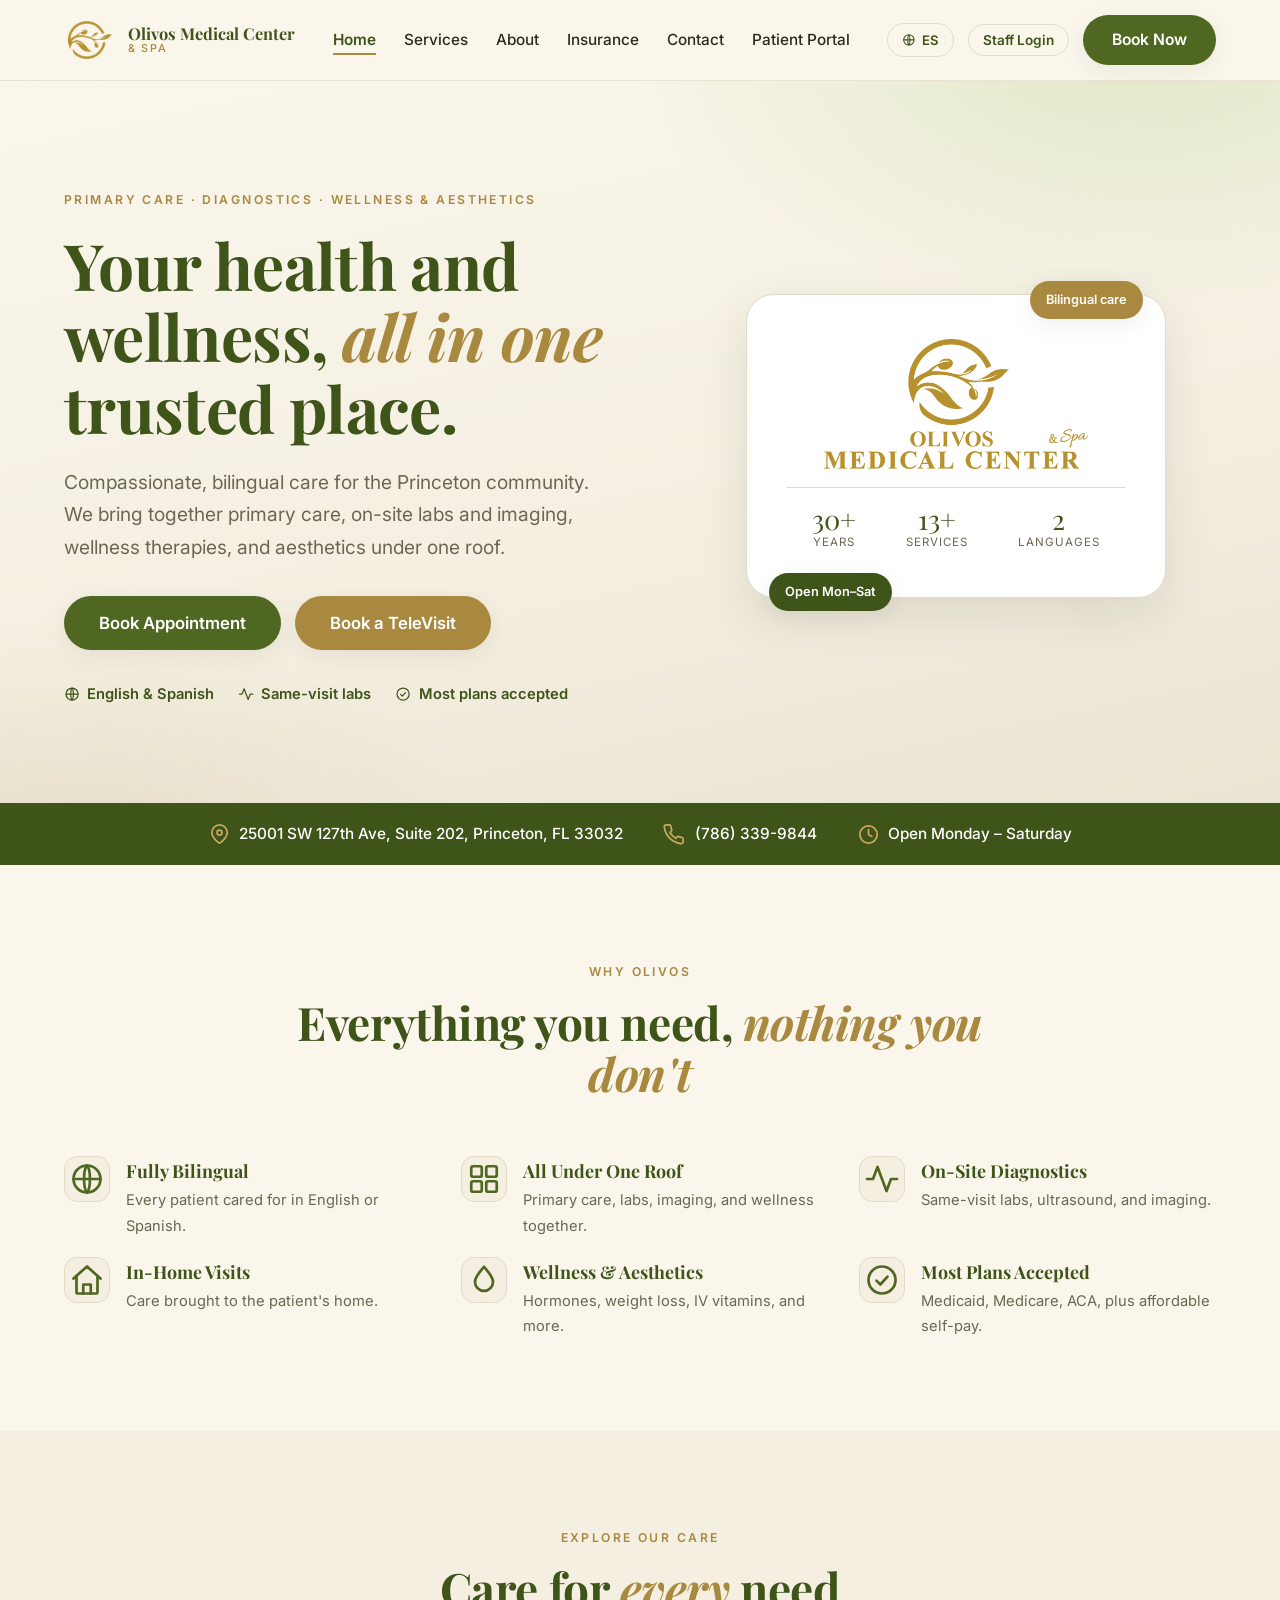
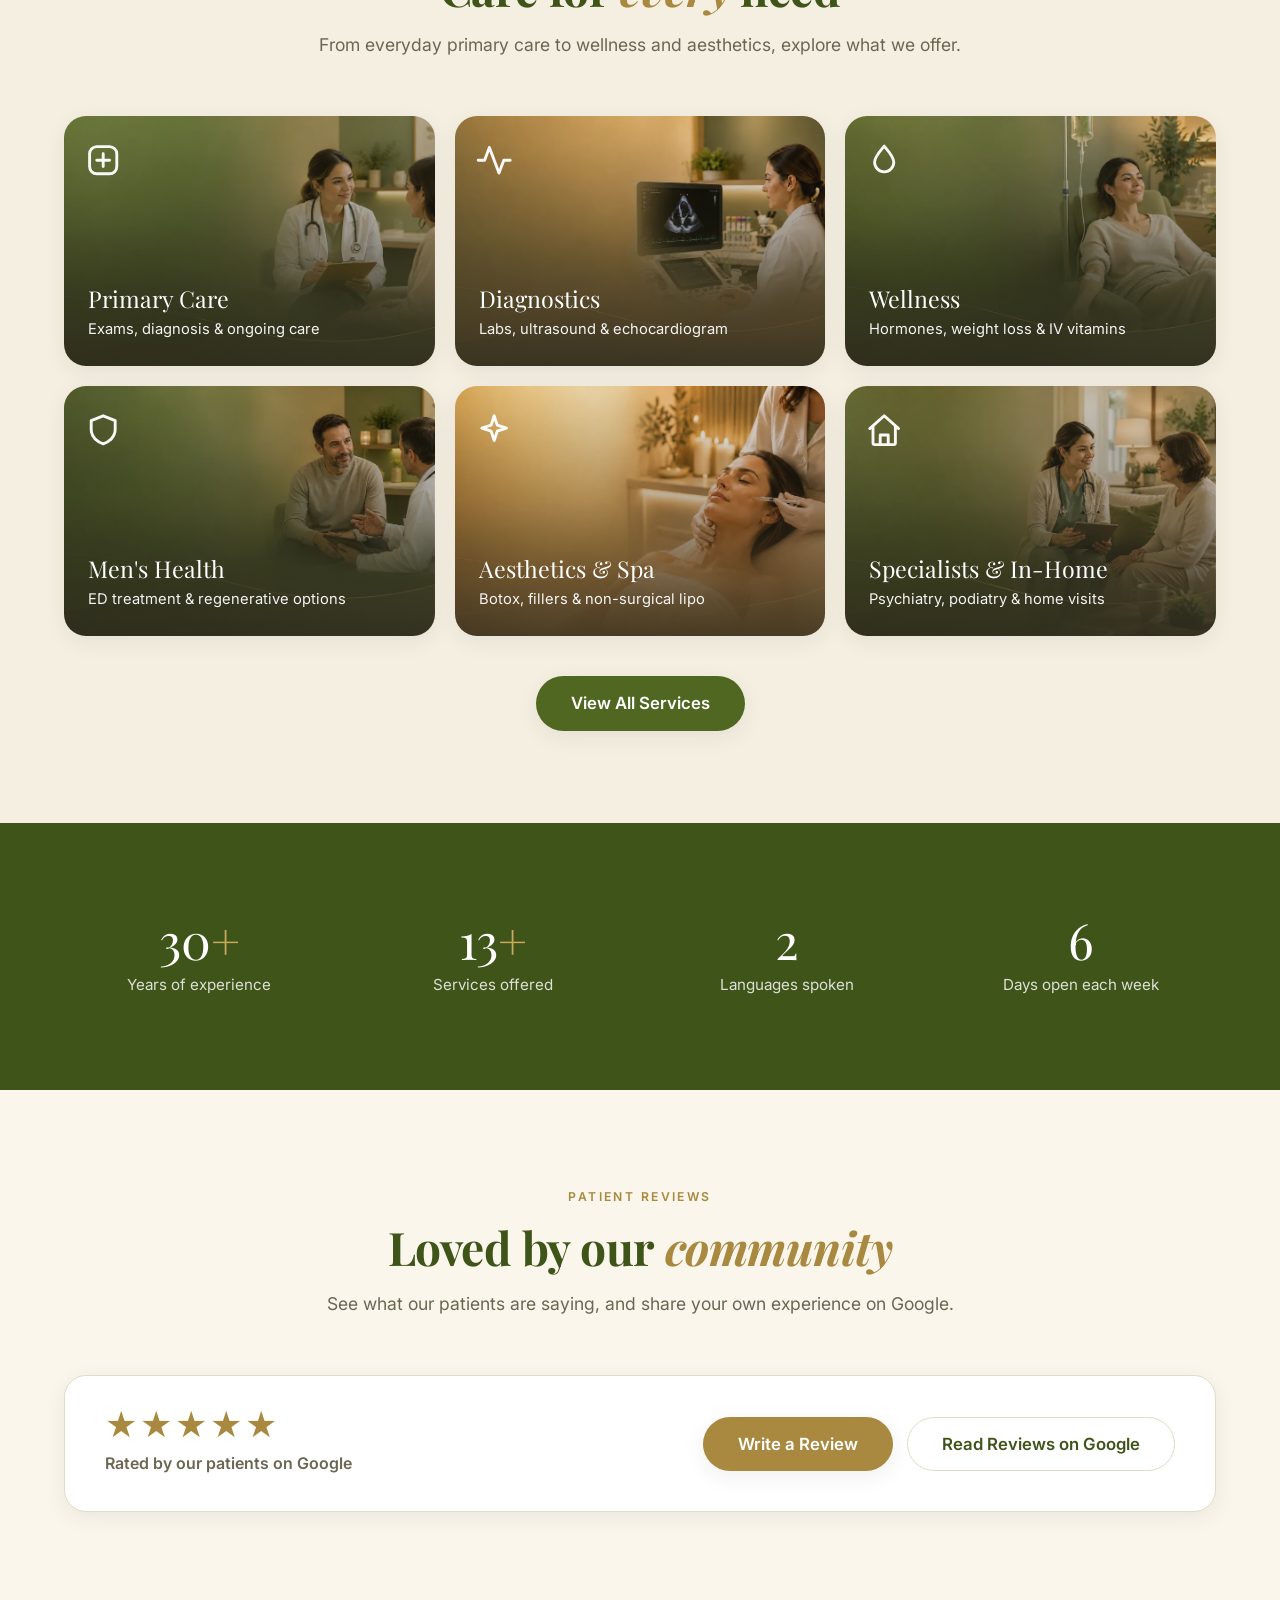
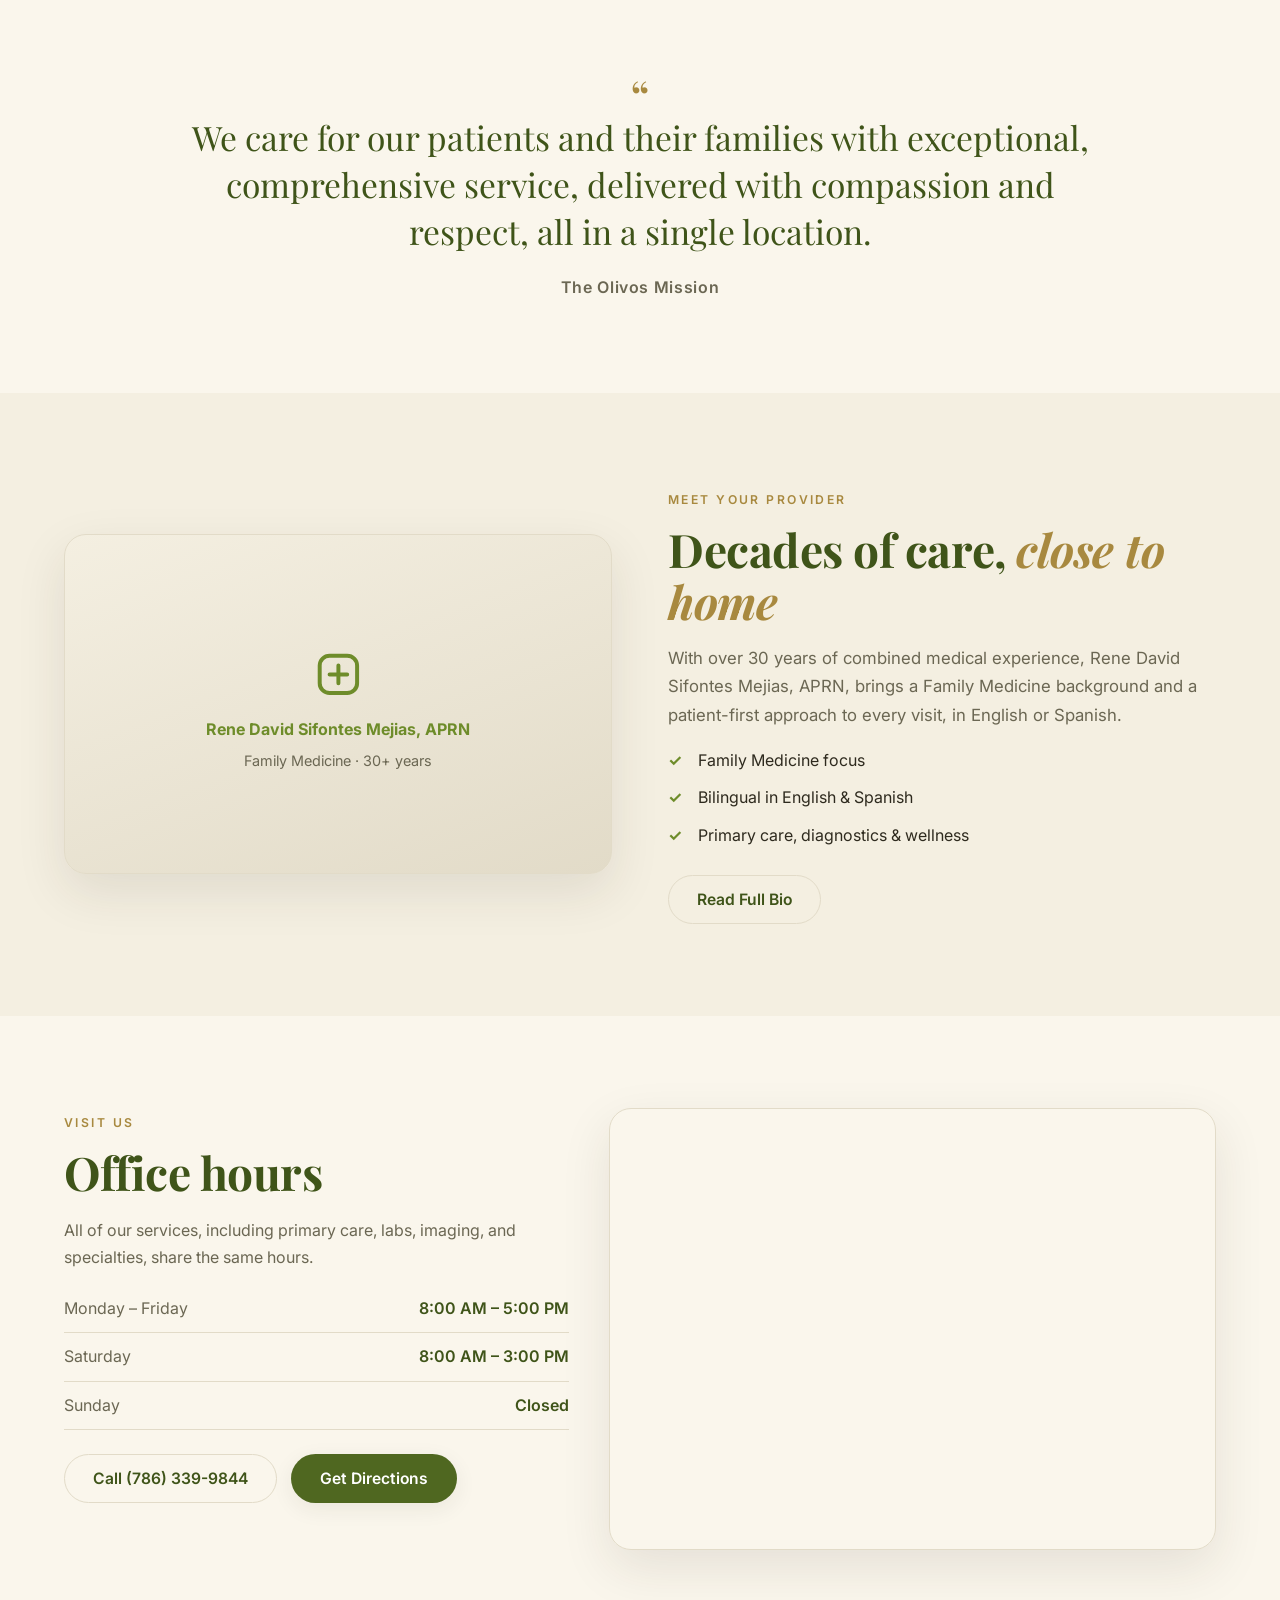
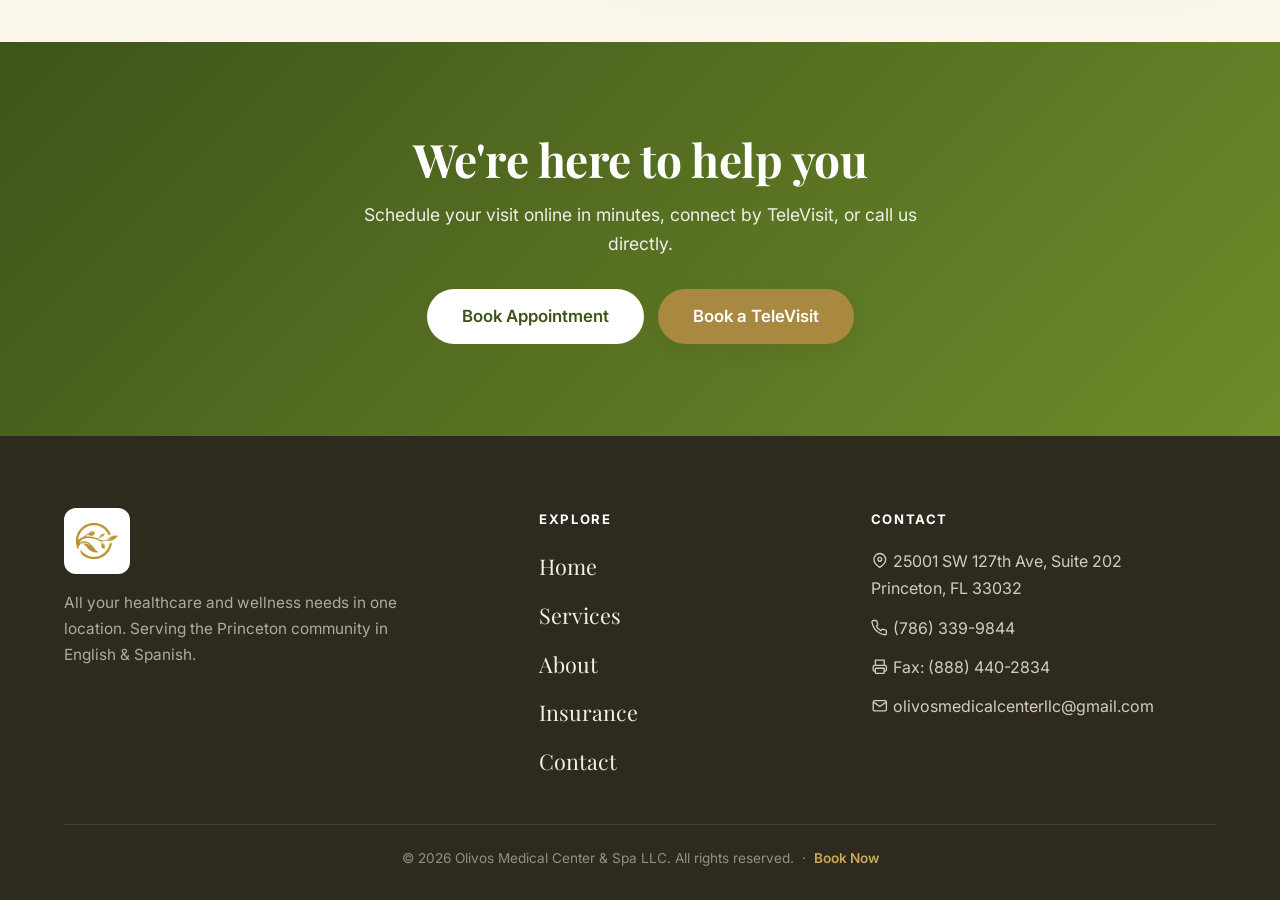
<file: index.html>
<!doctype html>
<html lang="en">
<head>
  <meta charset="UTF-8" />
  <meta name="viewport" content="width=device-width, initial-scale=1.0" />
  <title>Olivos Medical Center &amp; Spa | Primary Care &amp; Wellness · Princeton, FL</title>
  <meta name="description" content="Olivos Medical Center & Spa offers bilingual primary care, on-site diagnostics, wellness, and aesthetic services in Princeton, FL. Book online or by phone. Most insurance plans accepted." />
  <link rel="icon" type="image/png" href="favicon.png" />
  <link rel="apple-touch-icon" href="olivos-logo.png" />
  <meta name="theme-color" content="#4f6720" />
  <meta property="og:type" content="website" />
  <meta property="og:site_name" content="Olivos Medical Center & Spa" />
  <meta property="og:title" content="Olivos Medical Center & Spa | Primary Care & Wellness · Princeton, FL" />
  <meta property="og:description" content="Bilingual primary care, on-site diagnostics, wellness and aesthetic services in Princeton, FL. Book online or by phone. Most insurance plans accepted." />
  <meta property="og:image" content="olivos-logo.png" />
  <meta name="twitter:card" content="summary" />
  <script type="application/ld+json">
  {
    "@context":"https://schema.org","@type":"MedicalClinic",
    "name":"Olivos Medical Center & Spa",
    "url":"https://olivosmedicalcenter.com",
    "image":"https://olivosmedicalcenter.com/olivos-logo.png",
    "telephone":"+1-786-339-9844","faxNumber":"+1-888-440-2834",
    "address":{"@type":"PostalAddress","streetAddress":"25001 SW 127th Ave, Suite 202","addressLocality":"Princeton","addressRegion":"FL","postalCode":"33032","addressCountry":"US"},
    "geo":{"@type":"GeoCoordinates","latitude":25.5333882,"longitude":-80.3970234},
    "openingHoursSpecification":[
      {"@type":"OpeningHoursSpecification","dayOfWeek":["Monday","Tuesday","Wednesday","Thursday","Friday"],"opens":"08:00","closes":"17:00"},
      {"@type":"OpeningHoursSpecification","dayOfWeek":"Saturday","opens":"08:00","closes":"15:00"}
    ],
    "areaServed":"Princeton, FL","availableLanguage":["English","Spanish"]
  }
  </script>

  <link rel="preconnect" href="https://fonts.googleapis.com" />
  <link rel="preconnect" href="https://fonts.gstatic.com" crossorigin />
  <link href="https://fonts.googleapis.com/css2?family=Inter:wght@400;500;600;700&family=Playfair+Display:ital,wght@0,600;0,700;1,600&display=swap" rel="stylesheet" />
  <link rel="stylesheet" href="styles.css" />
</head>
<body>

  <!-- ===================== HEADER ===================== -->
  <header class="site-header">
    <nav class="nav">
      <a class="nav-brand" href="index.html">
        <img src="olivos-logo.png" alt="Olivos Medical Center & Spa logo" />
        <span class="brand-text">Olivos Medical Center<span>&amp; Spa</span></span>
      </a>
      <ul class="nav-links">
        <li><a href="index.html" class="active" data-en="Home" data-es="Inicio">Home</a></li>
        <li><a href="services.html" data-en="Services" data-es="Servicios">Services</a></li>
        <li><a href="about.html" data-en="About" data-es="Nosotros">About</a></li>
        <li><a href="insurance.html" data-en="Insurance" data-es="Seguros">Insurance</a></li>
        <li><a href="contact.html" data-en="Contact" data-es="Contacto">Contact</a></li>
        <li><a href="#" data-link="portal" data-en="Patient Portal" data-es="Portal del Paciente">Patient Portal</a></li>
        <li class="staff-mobile"><a href="staff-login.html" data-en="Staff Login" data-es="Acceso Personal">Staff Login</a></li>
      </ul>
      <div class="nav-right">
        <button class="lang-toggle" aria-label="Switch language"><svg class="ic" viewBox="0 0 24 24" fill="none" stroke="currentColor" stroke-width="1.8" stroke-linecap="round" stroke-linejoin="round" aria-hidden="true"><circle cx="12" cy="12" r="9"/><path d="M3 12h18"/><path d="M12 3c2.6 2.6 2.6 15.4 0 18M12 3c-2.6 2.6-2.6 15.4 0 18"/></svg> <span class="lang-current">ES</span></button>
        <a href="staff-login.html" class="btn btn-outline nav-staff" data-en="Staff Login" data-es="Acceso Personal">Staff Login</a>
        <a href="#" data-link="booking" class="btn btn-primary" data-en="Book Now" data-es="Reservar">Book Now</a>
        <button class="nav-toggle" aria-label="Menu"><span></span><span></span><span></span></button>
      </div>
    </nav>
  </header>

  <!-- ===================== HERO ===================== -->
  <section class="hero">
    <div class="container">
      <div class="hero-content">
        <span class="eyebrow" data-en="Primary Care · Diagnostics · Wellness & Aesthetics" data-es="Atención Primaria · Diagnóstico · Bienestar y Estética">Primary Care · Diagnostics · Wellness &amp; Aesthetics</span>
        <h1 data-lang-en class="block">Your health and wellness, <span class="hl">all in one</span> trusted place.</h1>
        <h1 data-lang-es class="block">Tu salud y bienestar, <span class="hl">todo en un</span> lugar de confianza.</h1>
        <p class="lead" data-lang-en>Compassionate, bilingual care for the Princeton community. We bring together primary care, on-site labs and imaging, wellness therapies, and aesthetics under one roof.</p>
        <p class="lead" data-lang-es>Atención bilingüe y compasiva para la comunidad de Princeton. Reunimos atención primaria, laboratorio e imágenes, terapias de bienestar y estética, todo bajo un mismo techo.</p>
        <div class="hero-cta">
          <a href="#" data-link="booking" class="btn btn-primary btn-lg" data-en="Book Appointment" data-es="Reservar Cita">Book Appointment</a>
          <a href="#" data-link="televisit" class="btn btn-gold btn-lg" data-en="Book a TeleVisit" data-es="Reservar Telemedicina">Book a TeleVisit</a>
        </div>
        <div class="hero-badges">
          <span><svg class="ic" viewBox="0 0 24 24" fill="none" stroke="currentColor" stroke-width="1.8" stroke-linecap="round" stroke-linejoin="round" aria-hidden="true"><circle cx="12" cy="12" r="9"/><path d="M3 12h18"/><path d="M12 3c2.6 2.6 2.6 15.4 0 18M12 3c-2.6 2.6-2.6 15.4 0 18"/></svg> <span data-en="English & Spanish" data-es="Inglés y Español">English &amp; Spanish</span></span>
          <span><svg class="ic" viewBox="0 0 24 24" fill="none" stroke="currentColor" stroke-width="1.8" stroke-linecap="round" stroke-linejoin="round" aria-hidden="true"><path d="M22 12h-4l-3 8L9 4l-3 8H2"/></svg> <span data-en="Same-visit labs" data-es="Laboratorio el mismo día">Same-visit labs</span></span>
          <span><svg class="ic" viewBox="0 0 24 24" fill="none" stroke="currentColor" stroke-width="1.8" stroke-linecap="round" stroke-linejoin="round" aria-hidden="true"><circle cx="12" cy="12" r="9"/><path d="M8.3 12.4l2.6 2.6 4.8-5.2"/></svg> <span data-en="Most plans accepted" data-es="Mayoría de seguros">Most plans accepted</span></span>
        </div>
      </div>
      <div class="hero-art">
        <div class="hero-card">
          <span class="floating one" data-en="Bilingual care" data-es="Atención bilingüe">Bilingual care</span>
          <span class="floating two" data-en="Open Mon–Sat" data-es="Abierto Lun–Sáb">Open Mon–Sat</span>
          <img src="olivos-logo-full.png" alt="Olivos Medical Center & Spa" />
          <div class="divider"></div>
          <div class="mini-stats">
            <div><div class="num">30+</div><div class="lbl" data-en="Years" data-es="Años">Years</div></div>
            <div><div class="num">13+</div><div class="lbl" data-en="Services" data-es="Servicios">Services</div></div>
            <div><div class="num">2</div><div class="lbl" data-en="Languages" data-es="Idiomas">Languages</div></div>
          </div>
        </div>
      </div>
    </div>
  </section>

  <!-- ===================== TRUST STRIP ===================== -->
  <div class="trust-strip">
    <div class="container">
      <span class="item"><span class="ico"><svg class="ic" viewBox="0 0 24 24" fill="none" stroke="currentColor" stroke-width="1.8" stroke-linecap="round" stroke-linejoin="round" aria-hidden="true"><path d="M20 10c0 6-8 11-8 11s-8-5-8-11a8 8 0 0 1 16 0z"/><circle cx="12" cy="10" r="2.6"/></svg></span> 25001 SW 127th Ave, Suite 202, Princeton, FL 33032</span>
      <span class="item"><span class="ico"><svg class="ic" viewBox="0 0 24 24" fill="none" stroke="currentColor" stroke-width="1.8" stroke-linecap="round" stroke-linejoin="round" aria-hidden="true"><path d="M21 16.5v3a2 2 0 0 1-2.2 2 19.6 19.6 0 0 1-8.5-3 19.3 19.3 0 0 1-6-6A19.6 19.6 0 0 1 1.3 4 2 2 0 0 1 3.3 2h3a2 2 0 0 1 2 1.7c.13.95.36 1.86.7 2.76a2 2 0 0 1-.45 2.11L7.3 9.9a16 16 0 0 0 6 6l1.32-1.26a2 2 0 0 1 2.11-.45c.9.34 1.81.57 2.76.7A2 2 0 0 1 21 16.5z"/></svg></span> <a href="tel:+17863399844" style="color:#fff">(786) 339-9844</a></span>
      <span class="item"><span class="ico"><svg class="ic" viewBox="0 0 24 24" fill="none" stroke="currentColor" stroke-width="1.8" stroke-linecap="round" stroke-linejoin="round" aria-hidden="true"><circle cx="12" cy="12" r="9"/><path d="M12 7v5l3.5 2"/></svg></span> <span data-en="Open Monday – Saturday" data-es="Abierto Lunes – Sábado">Open Monday – Saturday</span></span>
    </div>
  </div>

  <!-- ===================== FEATURE ROW ===================== -->
  <section>
    <div class="container">
      <div class="section-head">
        <span class="eyebrow" data-en="Why Olivos" data-es="Por Qué Olivos">Why Olivos</span>
        <h2 data-lang-en class="block">Everything you need, <span class="hl">nothing you don't</span></h2>
        <h2 data-lang-es class="block">Todo lo que necesitas, <span class="hl">nada que no</span></h2>
      </div>
      <div class="feature-row">
        <div class="feature"><div class="ico"><svg class="ic" viewBox="0 0 24 24" fill="none" stroke="currentColor" stroke-width="1.8" stroke-linecap="round" stroke-linejoin="round" aria-hidden="true"><circle cx="12" cy="12" r="9"/><path d="M3 12h18"/><path d="M12 3c2.6 2.6 2.6 15.4 0 18M12 3c-2.6 2.6-2.6 15.4 0 18"/></svg></div><div><h4 data-en="Fully Bilingual" data-es="Totalmente Bilingüe">Fully Bilingual</h4><p data-en="Every patient cared for in English or Spanish." data-es="Cada paciente atendido en inglés o español.">Every patient cared for in English or Spanish.</p></div></div>
        <div class="feature"><div class="ico"><svg class="ic" viewBox="0 0 24 24" fill="none" stroke="currentColor" stroke-width="1.8" stroke-linecap="round" stroke-linejoin="round" aria-hidden="true"><rect x="3.5" y="3.5" width="7" height="7" rx="1.2"/><rect x="13.5" y="3.5" width="7" height="7" rx="1.2"/><rect x="13.5" y="13.5" width="7" height="7" rx="1.2"/><rect x="3.5" y="13.5" width="7" height="7" rx="1.2"/></svg></div><div><h4 data-en="All Under One Roof" data-es="Todo en un Lugar">All Under One Roof</h4><p data-en="Primary care, labs, imaging, and wellness together." data-es="Atención primaria, laboratorio, imágenes y bienestar juntos.">Primary care, labs, imaging, and wellness together.</p></div></div>
        <div class="feature"><div class="ico"><svg class="ic" viewBox="0 0 24 24" fill="none" stroke="currentColor" stroke-width="1.8" stroke-linecap="round" stroke-linejoin="round" aria-hidden="true"><path d="M22 12h-4l-3 8L9 4l-3 8H2"/></svg></div><div><h4 data-en="On-Site Diagnostics" data-es="Diagnóstico en Sitio">On-Site Diagnostics</h4><p data-en="Same-visit labs, ultrasound, and imaging." data-es="Laboratorio, ultrasonido e imágenes el mismo día.">Same-visit labs, ultrasound, and imaging.</p></div></div>
        <div class="feature"><div class="ico"><svg class="ic" viewBox="0 0 24 24" fill="none" stroke="currentColor" stroke-width="1.8" stroke-linecap="round" stroke-linejoin="round" aria-hidden="true"><path d="M3 11l9-8 9 8"/><path d="M5 9.5V20a1 1 0 0 0 1 1h12a1 1 0 0 0 1-1V9.5"/><path d="M9.5 21v-6h5v6"/></svg></div><div><h4 data-en="In-Home Visits" data-es="Visitas a Domicilio">In-Home Visits</h4><p data-en="Care brought to the patient's home." data-es="Atención llevada al hogar del paciente.">Care brought to the patient's home.</p></div></div>
        <div class="feature"><div class="ico"><svg class="ic" viewBox="0 0 24 24" fill="none" stroke="currentColor" stroke-width="1.8" stroke-linecap="round" stroke-linejoin="round" aria-hidden="true"><path d="M12 3.2c3 3.6 6 6.6 6 10.1a6 6 0 0 1-12 0c0-3.5 3-6.5 6-10.1z"/></svg></div><div><h4 data-en="Wellness & Aesthetics" data-es="Bienestar y Estética">Wellness &amp; Aesthetics</h4><p data-en="Hormones, weight loss, IV vitamins, and more." data-es="Hormonas, pérdida de peso, vitaminas IV y más.">Hormones, weight loss, IV vitamins, and more.</p></div></div>
        <div class="feature"><div class="ico"><svg class="ic" viewBox="0 0 24 24" fill="none" stroke="currentColor" stroke-width="1.8" stroke-linecap="round" stroke-linejoin="round" aria-hidden="true"><circle cx="12" cy="12" r="9"/><path d="M8.3 12.4l2.6 2.6 4.8-5.2"/></svg></div><div><h4 data-en="Most Plans Accepted" data-es="Mayoría de Seguros">Most Plans Accepted</h4><p data-en="Medicaid, Medicare, ACA, plus affordable self-pay." data-es="Medicaid, Medicare, ACA y pago propio accesible.">Medicaid, Medicare, ACA, plus affordable self-pay.</p></div></div>
      </div>
    </div>
  </section>

  <!-- ===================== CATEGORY GRID ===================== -->
  <section class="alt">
    <div class="container">
      <div class="section-head">
        <span class="eyebrow" data-en="Explore Our Care" data-es="Explora Nuestra Atención">Explore Our Care</span>
        <h2 data-lang-en class="block">Care for <span class="hl">every</span> need</h2>
        <h2 data-lang-es class="block">Atención para <span class="hl">cada</span> necesidad</h2>
        <p data-lang-en>From everyday primary care to wellness and aesthetics, explore what we offer.</p>
        <p data-lang-es>Desde la atención primaria diaria hasta el bienestar y la estética, explora lo que ofrecemos.</p>
      </div>
      <div class="cat-grid">
        <a class="cat-card c1" href="services.html"><span class="c-ico"><svg class="ic" viewBox="0 0 24 24" fill="none" stroke="currentColor" stroke-width="1.8" stroke-linecap="round" stroke-linejoin="round" aria-hidden="true"><rect x="3.5" y="3.5" width="17" height="17" rx="4.5"/><path d="M12 8v8M8 12h8"/></svg></span><span class="label" data-en="Primary Care" data-es="Atención Primaria">Primary Care</span><span class="desc" data-en="Exams, diagnosis & ongoing care" data-es="Exámenes, diagnóstico y cuidado continuo">Exams, diagnosis &amp; ongoing care</span></a>
        <a class="cat-card c2" href="services.html"><span class="c-ico"><svg class="ic" viewBox="0 0 24 24" fill="none" stroke="currentColor" stroke-width="1.8" stroke-linecap="round" stroke-linejoin="round" aria-hidden="true"><path d="M22 12h-4l-3 8L9 4l-3 8H2"/></svg></span><span class="label" data-en="Diagnostics" data-es="Diagnóstico">Diagnostics</span><span class="desc" data-en="Labs, ultrasound & echocardiogram" data-es="Laboratorio, ultrasonido y ecocardiograma">Labs, ultrasound &amp; echocardiogram</span></a>
        <a class="cat-card c3" href="services.html"><span class="c-ico"><svg class="ic" viewBox="0 0 24 24" fill="none" stroke="currentColor" stroke-width="1.8" stroke-linecap="round" stroke-linejoin="round" aria-hidden="true"><path d="M12 3.2c3 3.6 6 6.6 6 10.1a6 6 0 0 1-12 0c0-3.5 3-6.5 6-10.1z"/></svg></span><span class="label" data-en="Wellness" data-es="Bienestar">Wellness</span><span class="desc" data-en="Hormones, weight loss & IV vitamins" data-es="Hormonas, pérdida de peso y vitaminas IV">Hormones, weight loss &amp; IV vitamins</span></a>
        <a class="cat-card c4" href="services.html"><span class="c-ico"><svg class="ic" viewBox="0 0 24 24" fill="none" stroke="currentColor" stroke-width="1.8" stroke-linecap="round" stroke-linejoin="round" aria-hidden="true"><path d="M12 3l7.5 3v5.2c0 4.7-3.2 7.8-7.5 9.3-4.3-1.5-7.5-4.6-7.5-9.3V6L12 3z"/></svg></span><span class="label" data-en="Men's Health" data-es="Salud Masculina">Men's Health</span><span class="desc" data-en="ED treatment & regenerative options" data-es="Tratamiento de DE y opciones regenerativas">ED treatment &amp; regenerative options</span></a>
        <a class="cat-card c5" href="services.html"><span class="c-ico"><svg class="ic" viewBox="0 0 24 24" fill="none" stroke="currentColor" stroke-width="1.8" stroke-linecap="round" stroke-linejoin="round" aria-hidden="true"><path d="M12 3l1.9 5.8 5.8 1.9-5.8 1.9L12 18.4l-1.9-5.8L4.3 10.7l5.8-1.9L12 3z"/></svg></span><span class="label" data-en="Aesthetics & Spa" data-es="Estética y Spa">Aesthetics &amp; Spa</span><span class="desc" data-en="Botox, fillers & non-surgical lipo" data-es="Botox, rellenos y lipo no quirúrgica">Botox, fillers &amp; non-surgical lipo</span></a>
        <a class="cat-card c6" href="services.html"><span class="c-ico"><svg class="ic" viewBox="0 0 24 24" fill="none" stroke="currentColor" stroke-width="1.8" stroke-linecap="round" stroke-linejoin="round" aria-hidden="true"><path d="M3 11l9-8 9 8"/><path d="M5 9.5V20a1 1 0 0 0 1 1h12a1 1 0 0 0 1-1V9.5"/><path d="M9.5 21v-6h5v6"/></svg></span><span class="label" data-en="Specialists & In-Home" data-es="Especialistas y a Domicilio">Specialists &amp; In-Home</span><span class="desc" data-en="Psychiatry, podiatry & home visits" data-es="Psiquiatría, podología y visitas a domicilio">Psychiatry, podiatry &amp; home visits</span></a>
      </div>
      <div style="text-align:center;margin-top:40px">
        <a href="services.html" class="btn btn-primary btn-lg" data-en="View All Services" data-es="Ver Todos los Servicios">View All Services</a>
      </div>
    </div>
  </section>

  <!-- ===================== STATS BAND ===================== -->
  <section class="stats-band">
    <div class="container">
      <div class="stats">
        <div class="stat"><div class="num">30<span class="accent">+</span></div><div class="label" data-en="Years of experience" data-es="Años de experiencia">Years of experience</div></div>
        <div class="stat"><div class="num">13<span class="accent">+</span></div><div class="label" data-en="Services offered" data-es="Servicios ofrecidos">Services offered</div></div>
        <div class="stat"><div class="num">2</div><div class="label" data-en="Languages spoken" data-es="Idiomas hablados">Languages spoken</div></div>
        <div class="stat"><div class="num">6</div><div class="label" data-en="Days open each week" data-es="Días abiertos por semana">Days open each week</div></div>
      </div>
    </div>
  </section>

  <!-- ===================== PATIENT REVIEWS ===================== -->
  <section>
    <div class="container">
      <div class="section-head">
        <span class="eyebrow" data-en="Patient Reviews" data-es="Reseñas de Pacientes">Patient Reviews</span>
        <h2 data-lang-en class="block">Loved by our <span class="hl">community</span></h2>
        <h2 data-lang-es class="block">Querido por nuestra <span class="hl">comunidad</span></h2>
        <p data-lang-en>See what our patients are saying, and share your own experience on Google.</p>
        <p data-lang-es>Mira lo que dicen nuestros pacientes y comparte tu experiencia en Google.</p>
      </div>

      <!-- Optional: paste a live Google reviews widget (e.g. Elfsight) inside this div. See README. -->
      <div id="google-reviews"></div>

      <div class="reviews-cta">
        <div class="reviews-rating">
          <div class="stars" aria-hidden="true">★★★★★</div>
          <div class="rating-text" data-en="Rated by our patients on Google" data-es="Calificado por nuestros pacientes en Google">Rated by our patients on Google</div>
        </div>
        <div class="reviews-buttons">
          <a href="#" data-link="reviewWrite" class="btn btn-gold btn-lg" data-en="Write a Review" data-es="Escribir una Reseña">Write a Review</a>
          <a href="#" data-link="reviewRead" class="btn btn-outline btn-lg" data-en="Read Reviews on Google" data-es="Ver Reseñas en Google">Read Reviews on Google</a>
        </div>
      </div>
    </div>
  </section>

  <!-- ===================== MISSION QUOTE ===================== -->
  <section>
    <div class="container">
      <div class="quote-block">
        <div class="mark">“</div>
        <p data-lang-en class="block">We care for our patients and their families with exceptional, comprehensive service, delivered with compassion and respect, all in a single location.</p>
        <p data-lang-es class="block">Cuidamos a nuestros pacientes y sus familias con un servicio excepcional e integral, con compasión y respeto, todo en un solo lugar.</p>
        <div class="by" data-en="The Olivos Mission" data-es="La Misión de Olivos">The Olivos Mission</div>
      </div>
    </div>
  </section>

  <!-- ===================== SPLIT: PROVIDER ===================== -->
  <section class="alt">
    <div class="container">
      <div class="split">
        <div class="split-media">
          <div class="placeholder">
            <div class="big"><svg class="ic" viewBox="0 0 24 24" fill="none" stroke="currentColor" stroke-width="1.8" stroke-linecap="round" stroke-linejoin="round" aria-hidden="true"><rect x="3.5" y="3.5" width="17" height="17" rx="4.5"/><path d="M12 8v8M8 12h8"/></svg></div>
            <strong data-en="Rene David Sifontes Mejias, APRN" data-es="Rene David Sifontes Mejias, APRN">Rene David Sifontes Mejias, APRN</strong>
            <div style="color:var(--muted);font-size:.9rem;margin-top:6px" data-en="Family Medicine · 30+ years" data-es="Medicina Familiar · 30+ años">Family Medicine · 30+ years</div>
          </div>
        </div>
        <div class="split-text">
          <span class="eyebrow" data-en="Meet Your Provider" data-es="Conoce a tu Proveedor">Meet Your Provider</span>
          <h2 data-lang-en class="block">Decades of care, <span class="hl">close to home</span></h2>
          <h2 data-lang-es class="block">Décadas de cuidado, <span class="hl">cerca de casa</span></h2>
          <p data-lang-en>With over 30 years of combined medical experience, Rene David Sifontes Mejias, APRN, brings a Family Medicine background and a patient-first approach to every visit, in English or Spanish.</p>
          <p data-lang-es>Con más de 30 años de experiencia médica combinada, Rene David Sifontes Mejias, APRN, aporta una formación en Medicina Familiar y un enfoque centrado en el paciente en cada visita, en inglés o español.</p>
          <ul class="split-list">
            <li data-en="Family Medicine focus" data-es="Enfoque en Medicina Familiar">Family Medicine focus</li>
            <li data-en="Bilingual in English & Spanish" data-es="Bilingüe en Inglés y Español">Bilingual in English &amp; Spanish</li>
            <li data-en="Primary care, diagnostics & wellness" data-es="Atención primaria, diagnóstico y bienestar">Primary care, diagnostics &amp; wellness</li>
          </ul>
          <a href="about.html" class="btn btn-outline" data-en="Read Full Bio" data-es="Leer Biografía">Read Full Bio</a>
        </div>
      </div>
    </div>
  </section>

  <!-- ===================== HOURS + MAP ===================== -->
  <section>
    <div class="container">
      <div class="contact-grid">
        <div>
          <span class="eyebrow" data-en="Visit Us" data-es="Visítanos">Visit Us</span>
          <h2 style="margin:12px 0 18px" data-lang-en class="block">Office hours</h2>
          <h2 style="margin:12px 0 18px" data-lang-es class="block">Horario de atención</h2>
          <p style="color:var(--muted);margin-bottom:14px" data-en="All of our services, including primary care, labs, imaging, and specialties, share the same hours." data-es="Todos nuestros servicios, incluyendo atención primaria, laboratorio, imágenes y especialidades, tienen el mismo horario.">All of our services, including primary care, labs, imaging, and specialties, share the same hours.</p>
          <table class="hours-table">
            <tr><td data-en="Monday – Friday" data-es="Lunes – Viernes">Monday – Friday</td><td>8:00 AM – 5:00 PM</td></tr>
            <tr><td data-en="Saturday" data-es="Sábado">Saturday</td><td>8:00 AM – 3:00 PM</td></tr>
            <tr><td data-en="Sunday" data-es="Domingo">Sunday</td><td data-en="Closed" data-es="Cerrado">Closed</td></tr>
          </table>
          <div style="margin-top:24px" class="hero-cta">
            <a href="tel:+17863399844" class="btn btn-outline" data-en="Call (786) 339-9844" data-es="Llamar (786) 339-9844">Call (786) 339-9844</a>
            <a href="contact.html" class="btn btn-primary" data-en="Get Directions" data-es="Cómo Llegar">Get Directions</a>
          </div>
        </div>
        <div class="map-wrap">
          <iframe title="Olivos Medical Center & Spa location map" loading="lazy" referrerpolicy="no-referrer-when-downgrade"
            src="https://www.google.com/maps/embed?pb=!1m18!1m12!1m3!1d1421.4173381898202!2d-80.39702337059698!3d25.53338818222586!2m3!1f0!2f0!3f0!3m2!1i1024!2i768!4f13.1!3m3!1m2!1s0x88d9dd0e3e91163d%3A0x2b13badc8ef4b387!2sOlivos%20Medical%20Center%20and%20Spa!5e1!3m2!1sen!2sus!4v1782508635929!5m2!1sen!2sus"></iframe>
        </div>
      </div>
    </div>
  </section>

  <!-- ===================== CTA BAND ===================== -->
  <section class="cta-band">
    <div class="container">
      <h2 data-lang-en class="block">We're here to help you</h2>
      <h2 data-lang-es class="block">Estamos aquí para ayudarte</h2>
      <p data-lang-en>Schedule your visit online in minutes, connect by TeleVisit, or call us directly.</p>
      <p data-lang-es>Agenda tu visita en línea en minutos, conéctate por telemedicina o llámanos directamente.</p>
      <div class="hero-cta">
        <a href="#" data-link="booking" class="btn btn-white btn-lg" data-en="Book Appointment" data-es="Reservar Cita">Book Appointment</a>
        <a href="#" data-link="televisit" class="btn btn-gold btn-lg" data-en="Book a TeleVisit" data-es="Reservar Telemedicina">Book a TeleVisit</a>
      </div>
    </div>
  </section>

  <!-- ===================== FOOTER ===================== -->
  <footer class="site-footer">
    <div class="container">
      <div class="footer-grid">
        <div class="footer-brand">
          <img src="olivos-logo.png" alt="Olivos Medical Center & Spa" />
          <p data-en="All your healthcare and wellness needs in one location. Serving the Princeton community in English & Spanish." data-es="Toda tu salud y bienestar en un solo lugar. Sirviendo a la comunidad de Princeton en inglés y español.">All your healthcare and wellness needs in one location. Serving the Princeton community in English &amp; Spanish.</p>
        </div>
        <div>
          <h4 data-en="Explore" data-es="Explora">Explore</h4>
          <ul class="footer-nav">
            <li><a href="index.html" data-en="Home" data-es="Inicio">Home</a></li>
            <li><a href="services.html" data-en="Services" data-es="Servicios">Services</a></li>
            <li><a href="about.html" data-en="About" data-es="Nosotros">About</a></li>
            <li><a href="insurance.html" data-en="Insurance" data-es="Seguros">Insurance</a></li>
            <li><a href="contact.html" data-en="Contact" data-es="Contacto">Contact</a></li>
          </ul>
        </div>
        <div>
          <h4 data-en="Contact" data-es="Contacto">Contact</h4>
          <ul>
            <li><svg class="ic" viewBox="0 0 24 24" fill="none" stroke="currentColor" stroke-width="1.8" stroke-linecap="round" stroke-linejoin="round" aria-hidden="true"><path d="M20 10c0 6-8 11-8 11s-8-5-8-11a8 8 0 0 1 16 0z"/><circle cx="12" cy="10" r="2.6"/></svg> 25001 SW 127th Ave, Suite 202<br>Princeton, FL 33032</li>
            <li><svg class="ic" viewBox="0 0 24 24" fill="none" stroke="currentColor" stroke-width="1.8" stroke-linecap="round" stroke-linejoin="round" aria-hidden="true"><path d="M21 16.5v3a2 2 0 0 1-2.2 2 19.6 19.6 0 0 1-8.5-3 19.3 19.3 0 0 1-6-6A19.6 19.6 0 0 1 1.3 4 2 2 0 0 1 3.3 2h3a2 2 0 0 1 2 1.7c.13.95.36 1.86.7 2.76a2 2 0 0 1-.45 2.11L7.3 9.9a16 16 0 0 0 6 6l1.32-1.26a2 2 0 0 1 2.11-.45c.9.34 1.81.57 2.76.7A2 2 0 0 1 21 16.5z"/></svg> <a href="tel:+17863399844">(786) 339-9844</a></li>
            <li><svg class="ic" viewBox="0 0 24 24" fill="none" stroke="currentColor" stroke-width="1.8" stroke-linecap="round" stroke-linejoin="round" aria-hidden="true"><path d="M6 9V3h12v6"/><path d="M6 18H5a2 2 0 0 1-2-2v-4a2 2 0 0 1 2-2h14a2 2 0 0 1 2 2v4a2 2 0 0 1-2 2h-1"/><rect x="6" y="14" width="12" height="7" rx="1"/></svg> <span data-en="Fax:" data-es="Fax:">Fax:</span> (888) 440-2834</li>
            <li><svg class="ic" viewBox="0 0 24 24" fill="none" stroke="currentColor" stroke-width="1.8" stroke-linecap="round" stroke-linejoin="round" aria-hidden="true"><rect x="3" y="5" width="18" height="14" rx="2"/><path d="m3.5 7 8.5 6 8.5-6"/></svg> <a href="mailto:olivosmedicalcenterllc@gmail.com">olivosmedicalcenterllc@gmail.com</a></li>
          </ul>
        </div>
      </div>
      <div class="footer-bottom">
        <span data-en="© 2026 Olivos Medical Center & Spa LLC. All rights reserved." data-es="© 2026 Olivos Medical Center & Spa LLC. Todos los derechos reservados.">© 2026 Olivos Medical Center &amp; Spa LLC. All rights reserved.</span> &nbsp;·&nbsp; <a href="#" data-link="booking" class="staff-link" data-en="Book Now" data-es="Reservar">Book Now</a>
      </div>
    </div>
  </footer>

  <script src="main.js?v=5"></script>
</body>
</html>
</file>
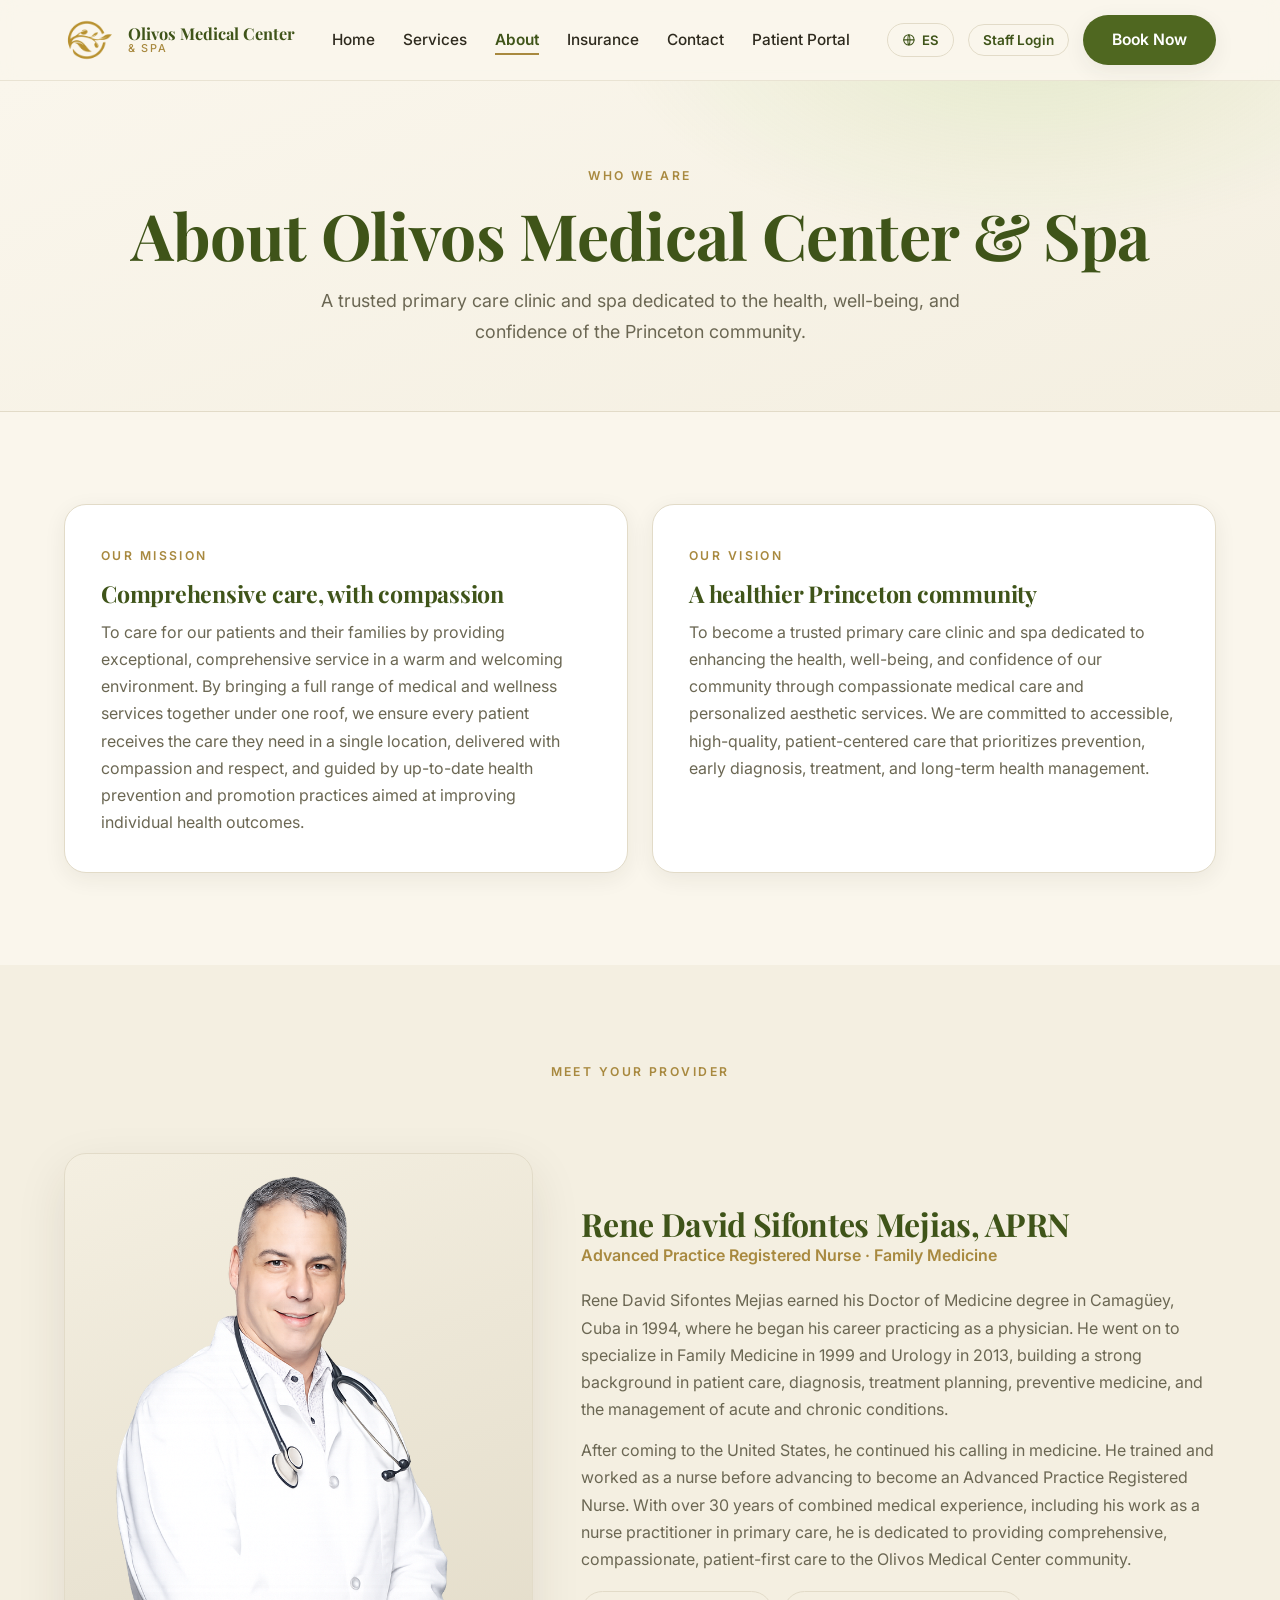
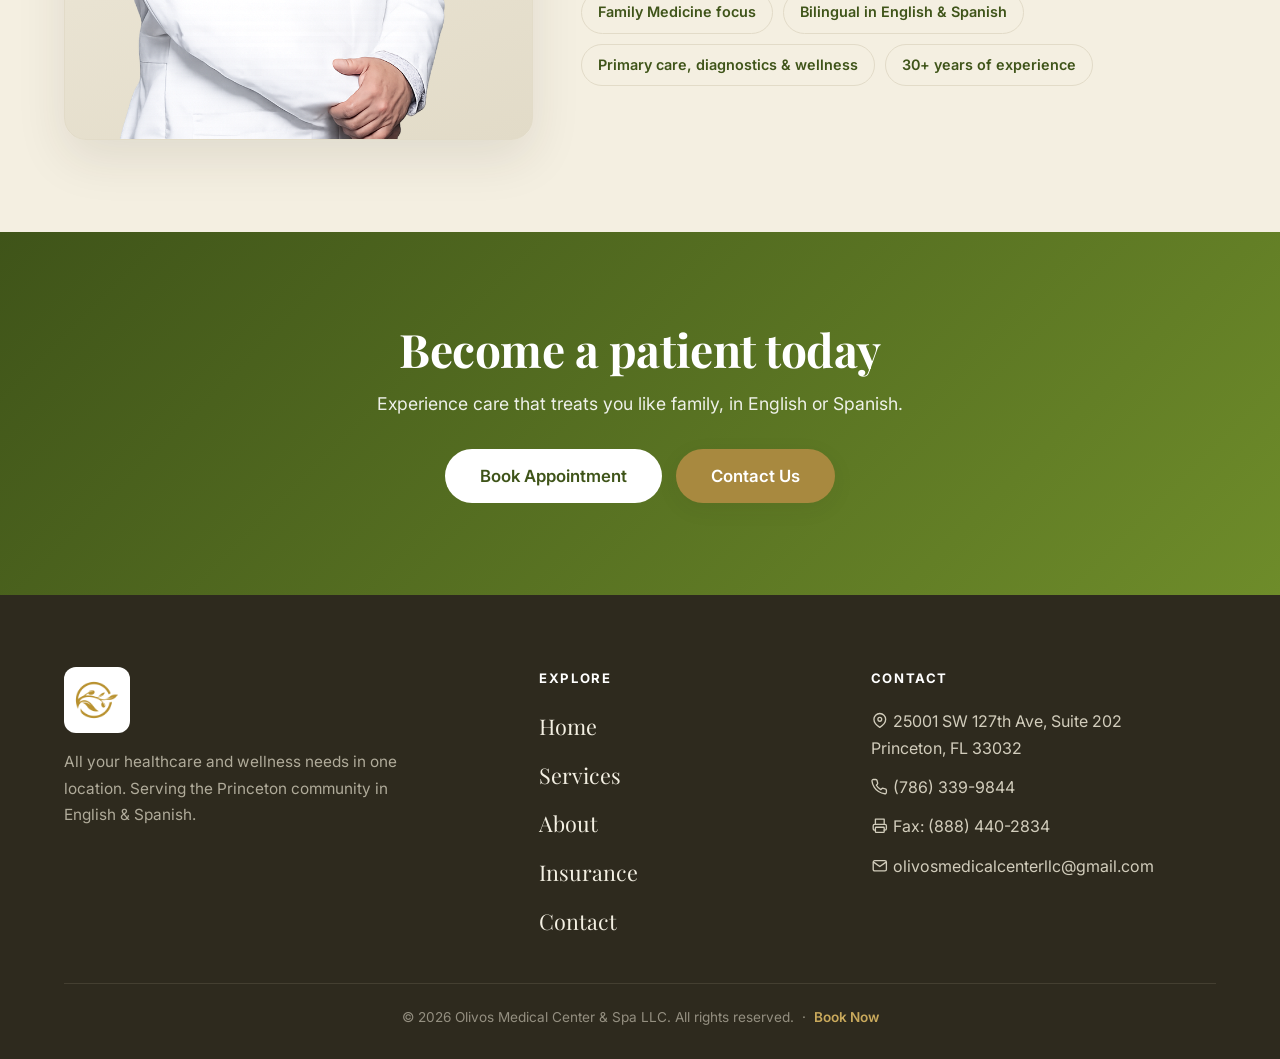
<file: about.html>
<!doctype html>
<html lang="en">
<head>
  <meta charset="UTF-8" />
  <meta name="viewport" content="width=device-width, initial-scale=1.0" />
  <title>About Us | Olivos Medical Center &amp; Spa</title>
  <meta name="description" content="Meet Rene David Sifontes Mejias, APRN, and learn the mission, vision, and story behind Olivos Medical Center & Spa in Princeton, FL." />
  <link rel="icon" type="image/png" href="favicon.png" />
  <link rel="apple-touch-icon" href="olivos-logo.png" />
  <meta name="theme-color" content="#4f6720" />
  <meta property="og:type" content="website" />
  <meta property="og:site_name" content="Olivos Medical Center & Spa" />
  <meta property="og:title" content="About Us | Olivos Medical Center & Spa" />
  <meta property="og:description" content="Meet Rene David Sifontes Mejias, APRN, and the mission, vision, and story behind Olivos Medical Center & Spa in Princeton, FL." />
  <meta property="og:image" content="olivos-logo.png" />
  <meta name="twitter:card" content="summary" />
  <link rel="preconnect" href="https://fonts.googleapis.com" />
  <link rel="preconnect" href="https://fonts.gstatic.com" crossorigin />
  <link href="https://fonts.googleapis.com/css2?family=Inter:wght@400;500;600;700&family=Playfair+Display:ital,wght@0,600;0,700;1,600&display=swap" rel="stylesheet" />
  <link rel="stylesheet" href="styles.css" />
</head>
<body>

  <header class="site-header">
    <nav class="nav">
      <a class="nav-brand" href="index.html">
        <img src="olivos-logo.png" alt="Olivos Medical Center & Spa logo" />
        <span class="brand-text">Olivos Medical Center<span>&amp; Spa</span></span>
      </a>
      <ul class="nav-links">
        <li><a href="index.html" data-en="Home" data-es="Inicio">Home</a></li>
        <li><a href="services.html" data-en="Services" data-es="Servicios">Services</a></li>
        <li><a href="about.html" class="active" data-en="About" data-es="Nosotros">About</a></li>
        <li><a href="insurance.html" data-en="Insurance" data-es="Seguros">Insurance</a></li>
        <li><a href="contact.html" data-en="Contact" data-es="Contacto">Contact</a></li>
        <li><a href="#" data-link="portal" data-en="Patient Portal" data-es="Portal del Paciente">Patient Portal</a></li>
        <li class="staff-mobile"><a href="staff-login.html" data-en="Staff Login" data-es="Acceso Personal">Staff Login</a></li>
      </ul>
      <div class="nav-right">
        <button class="lang-toggle" aria-label="Switch language"><svg class="ic" viewBox="0 0 24 24" fill="none" stroke="currentColor" stroke-width="1.8" stroke-linecap="round" stroke-linejoin="round" aria-hidden="true"><circle cx="12" cy="12" r="9"/><path d="M3 12h18"/><path d="M12 3c2.6 2.6 2.6 15.4 0 18M12 3c-2.6 2.6-2.6 15.4 0 18"/></svg> <span class="lang-current">ES</span></button>
        <a href="staff-login.html" class="btn btn-outline nav-staff" data-en="Staff Login" data-es="Acceso Personal">Staff Login</a>
        <a href="#" data-link="booking" class="btn btn-primary" data-en="Book Now" data-es="Reservar">Book Now</a>
        <button class="nav-toggle" aria-label="Menu"><span></span><span></span><span></span></button>
      </div>
    </nav>
  </header>

  <section class="page-hero">
    <div class="container">
      <span class="eyebrow" data-en="Who We Are" data-es="Quiénes Somos">Who We Are</span>
      <h1 data-lang-en class="block">About Olivos Medical Center &amp; Spa</h1>
      <h1 data-lang-es class="block">Sobre Olivos Medical Center &amp; Spa</h1>
      <p data-lang-en>A trusted primary care clinic and spa dedicated to the health, well-being, and confidence of the Princeton community.</p>
      <p data-lang-es>Una clínica de atención primaria y spa de confianza, dedicada a la salud, el bienestar y la confianza de la comunidad de Princeton.</p>
    </div>
  </section>

  <!-- ===== MISSION & VISION ===== -->
  <section>
    <div class="container">
      <div class="mv-grid">
        <div class="mv-card">
          <span class="eyebrow" data-en="Our Mission" data-es="Nuestra Misión">Our Mission</span>
          <h3 data-lang-en class="block">Comprehensive care, with compassion</h3>
          <h3 data-lang-es class="block">Atención integral, con compasión</h3>
          <p data-lang-en>To care for our patients and their families by providing exceptional, comprehensive service in a warm and welcoming environment. By bringing a full range of medical and wellness services together under one roof, we ensure every patient receives the care they need in a single location, delivered with compassion and respect, and guided by up-to-date health prevention and promotion practices aimed at improving individual health outcomes.</p>
          <p data-lang-es>Cuidar a nuestros pacientes y sus familias brindando un servicio excepcional e integral en un ambiente cálido y acogedor. Al reunir una amplia gama de servicios médicos y de bienestar bajo un mismo techo, garantizamos que cada paciente reciba la atención que necesita en un solo lugar, con compasión y respeto, y guiados por prácticas actualizadas de prevención y promoción de la salud para mejorar los resultados individuales.</p>
        </div>
        <div class="mv-card">
          <span class="eyebrow" data-en="Our Vision" data-es="Nuestra Visión">Our Vision</span>
          <h3 data-lang-en class="block">A healthier Princeton community</h3>
          <h3 data-lang-es class="block">Una comunidad de Princeton más saludable</h3>
          <p data-lang-en>To become a trusted primary care clinic and spa dedicated to enhancing the health, well-being, and confidence of our community through compassionate medical care and personalized aesthetic services. We are committed to accessible, high-quality, patient-centered care that prioritizes prevention, early diagnosis, treatment, and long-term health management.</p>
          <p data-lang-es>Convertirnos en una clínica de atención primaria y spa de confianza, dedicada a mejorar la salud, el bienestar y la confianza de nuestra comunidad mediante atención médica compasiva y servicios estéticos personalizados. Nos comprometemos a una atención accesible, de alta calidad y centrada en el paciente, que prioriza la prevención, el diagnóstico temprano, el tratamiento y el manejo de la salud a largo plazo.</p>
        </div>
      </div>
    </div>
  </section>

  <!-- ===== PROVIDER ===== -->
  <section class="alt">
    <div class="container">
      <div class="section-head">
        <span class="eyebrow" data-en="Meet Your Provider" data-es="Conoce a tu Proveedor">Meet Your Provider</span>
      </div>
      <div class="provider">
        <div class="provider-photo">
          <img src="provider-rene.png" alt="Rene David Sifontes Mejias, APRN" loading="lazy" />
        </div>
        <div class="provider-info">
          <h3>Rene David Sifontes Mejias, APRN</h3>
          <p class="title" data-en="Advanced Practice Registered Nurse · Family Medicine" data-es="Enfermero de Práctica Avanzada · Medicina Familiar">Advanced Practice Registered Nurse · Family Medicine</p>
          <p data-lang-en>Rene David Sifontes Mejias earned his Doctor of Medicine degree in Camagüey, Cuba in 1994, where he began his career practicing as a physician. He went on to specialize in Family Medicine in 1999 and Urology in 2013, building a strong background in patient care, diagnosis, treatment planning, preventive medicine, and the management of acute and chronic conditions.</p>
          <p data-lang-es>Rene David Sifontes Mejias obtuvo su título de Doctor en Medicina en Camagüey, Cuba, en 1994, donde comenzó su carrera ejerciendo como médico. Posteriormente se especializó en Medicina Familiar en 1999 y en Urología en 2013, construyendo una sólida formación en atención al paciente, diagnóstico, planificación de tratamientos, medicina preventiva y manejo de condiciones agudas y crónicas.</p>
          <p data-lang-en>After coming to the United States, he continued his calling in medicine. He trained and worked as a nurse before advancing to become an Advanced Practice Registered Nurse. With over 30 years of combined medical experience, including his work as a nurse practitioner in primary care, he is dedicated to providing comprehensive, compassionate, patient-first care to the Olivos Medical Center community.</p>
          <p data-lang-es>Tras llegar a los Estados Unidos, continuó su vocación por la medicina. Se formó y trabajó como enfermero antes de avanzar a Enfermero de Práctica Avanzada. Con más de 30 años de experiencia médica combinada, incluyendo su trabajo como enfermero practicante en atención primaria, se dedica a brindar atención integral, compasiva y centrada en el paciente a la comunidad de Olivos Medical Center.</p>
          <div class="provider-tags">
            <span class="tag" data-en="Family Medicine focus" data-es="Enfoque en Medicina Familiar">Family Medicine focus</span>
            <span class="tag" data-en="Bilingual in English & Spanish" data-es="Bilingüe en Inglés y Español">Bilingual in English &amp; Spanish</span>
            <span class="tag" data-en="Primary care, diagnostics & wellness" data-es="Atención primaria, diagnóstico y bienestar">Primary care, diagnostics &amp; wellness</span>
            <span class="tag" data-en="30+ years of experience" data-es="Más de 30 años de experiencia">30+ years of experience</span>
          </div>
        </div>
      </div>
    </div>
  </section>

  <!-- ===== CTA ===== -->
  <section class="cta-band">
    <div class="container">
      <h2 data-lang-en class="block">Become a patient today</h2>
      <h2 data-lang-es class="block">Conviértete en paciente hoy</h2>
      <p data-lang-en>Experience care that treats you like family, in English or Spanish.</p>
      <p data-lang-es>Vive una atención que te trata como familia, en inglés o español.</p>
      <div class="hero-cta">
        <a href="#" data-link="booking" class="btn btn-white btn-lg" data-en="Book Appointment" data-es="Reservar Cita">Book Appointment</a>
        <a href="contact.html" class="btn btn-gold btn-lg" data-en="Contact Us" data-es="Contáctanos">Contact Us</a>
      </div>
    </div>
  </section>

  <footer class="site-footer">
    <div class="container">
      <div class="footer-grid">
        <div class="footer-brand">
          <img src="olivos-logo.png" alt="Olivos Medical Center & Spa" />
          <p data-en="All your healthcare and wellness needs in one location. Serving the Princeton community in English & Spanish." data-es="Toda tu salud y bienestar en un solo lugar. Sirviendo a la comunidad de Princeton en inglés y español.">All your healthcare and wellness needs in one location. Serving the Princeton community in English &amp; Spanish.</p>
        </div>
        <div>
          <h4 data-en="Explore" data-es="Explora">Explore</h4>
          <ul class="footer-nav">
            <li><a href="index.html" data-en="Home" data-es="Inicio">Home</a></li>
            <li><a href="services.html" data-en="Services" data-es="Servicios">Services</a></li>
            <li><a href="about.html" data-en="About" data-es="Nosotros">About</a></li>
            <li><a href="insurance.html" data-en="Insurance" data-es="Seguros">Insurance</a></li>
            <li><a href="contact.html" data-en="Contact" data-es="Contacto">Contact</a></li>
          </ul>
        </div>
        <div>
          <h4 data-en="Contact" data-es="Contacto">Contact</h4>
          <ul>
            <li><svg class="ic" viewBox="0 0 24 24" fill="none" stroke="currentColor" stroke-width="1.8" stroke-linecap="round" stroke-linejoin="round" aria-hidden="true"><path d="M20 10c0 6-8 11-8 11s-8-5-8-11a8 8 0 0 1 16 0z"/><circle cx="12" cy="10" r="2.6"/></svg> 25001 SW 127th Ave, Suite 202<br>Princeton, FL 33032</li>
            <li><svg class="ic" viewBox="0 0 24 24" fill="none" stroke="currentColor" stroke-width="1.8" stroke-linecap="round" stroke-linejoin="round" aria-hidden="true"><path d="M21 16.5v3a2 2 0 0 1-2.2 2 19.6 19.6 0 0 1-8.5-3 19.3 19.3 0 0 1-6-6A19.6 19.6 0 0 1 1.3 4 2 2 0 0 1 3.3 2h3a2 2 0 0 1 2 1.7c.13.95.36 1.86.7 2.76a2 2 0 0 1-.45 2.11L7.3 9.9a16 16 0 0 0 6 6l1.32-1.26a2 2 0 0 1 2.11-.45c.9.34 1.81.57 2.76.7A2 2 0 0 1 21 16.5z"/></svg> <a href="tel:+17863399844">(786) 339-9844</a></li>
            <li><svg class="ic" viewBox="0 0 24 24" fill="none" stroke="currentColor" stroke-width="1.8" stroke-linecap="round" stroke-linejoin="round" aria-hidden="true"><path d="M6 9V3h12v6"/><path d="M6 18H5a2 2 0 0 1-2-2v-4a2 2 0 0 1 2-2h14a2 2 0 0 1 2 2v4a2 2 0 0 1-2 2h-1"/><rect x="6" y="14" width="12" height="7" rx="1"/></svg> <span data-en="Fax:" data-es="Fax:">Fax:</span> (888) 440-2834</li>
            <li><svg class="ic" viewBox="0 0 24 24" fill="none" stroke="currentColor" stroke-width="1.8" stroke-linecap="round" stroke-linejoin="round" aria-hidden="true"><rect x="3" y="5" width="18" height="14" rx="2"/><path d="m3.5 7 8.5 6 8.5-6"/></svg> <a href="mailto:olivosmedicalcenterllc@gmail.com">olivosmedicalcenterllc@gmail.com</a></li>
          </ul>
        </div>
      </div>
      <div class="footer-bottom">
        <span data-en="© 2026 Olivos Medical Center & Spa LLC. All rights reserved." data-es="© 2026 Olivos Medical Center & Spa LLC. Todos los derechos reservados.">© 2026 Olivos Medical Center &amp; Spa LLC. All rights reserved.</span> &nbsp;·&nbsp; <a href="#" data-link="booking" class="staff-link" data-en="Book Now" data-es="Reservar">Book Now</a>
      </div>
    </div>
  </footer>

  <script src="main.js?v=5"></script>
</body>
</html>
</file>
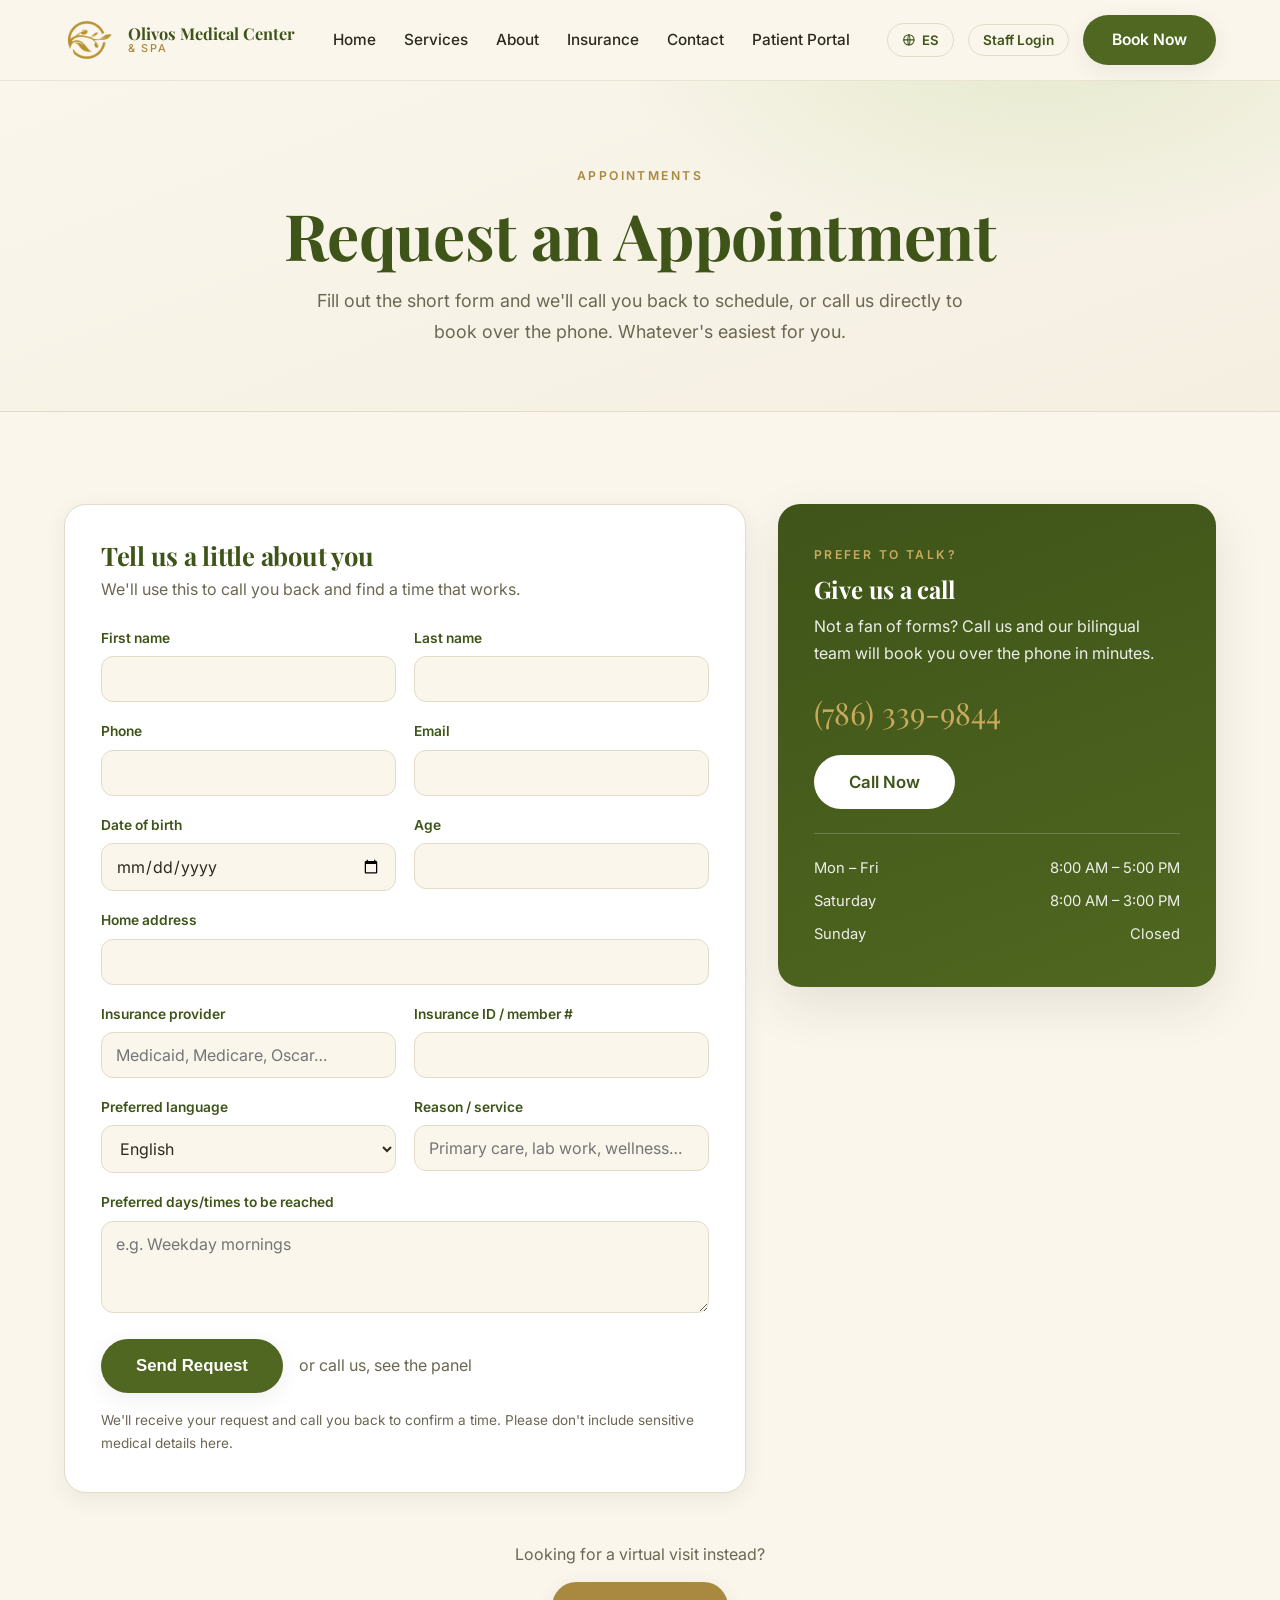
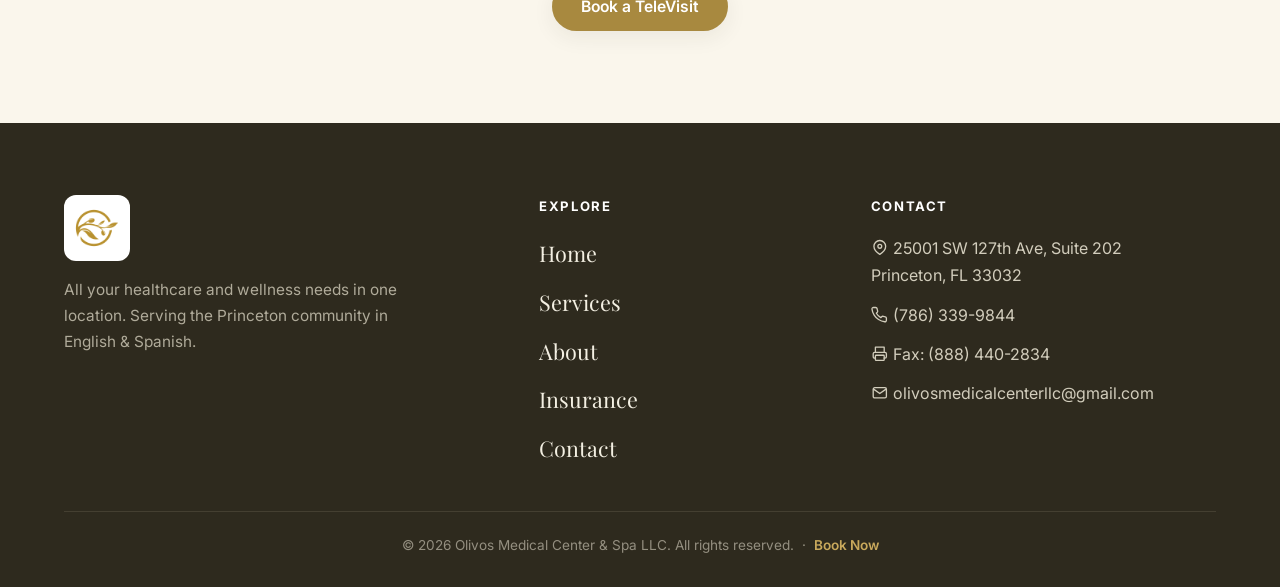
<file: appointment.html>
<!doctype html>
<html lang="en">
<head>
  <meta charset="UTF-8" />
  <meta name="viewport" content="width=device-width, initial-scale=1.0" />
  <title>Request an Appointment | Olivos Medical Center &amp; Spa</title>
  <meta name="description" content="Request an appointment at Olivos Medical Center & Spa. Fill out a short form and we'll call you back to schedule, or call us directly to book over the phone." />
  <link rel="icon" type="image/png" href="favicon.png" />
  <link rel="apple-touch-icon" href="olivos-logo.png" />
  <meta name="theme-color" content="#4f6720" />
  <meta property="og:type" content="website" />
  <meta property="og:site_name" content="Olivos Medical Center & Spa" />
  <meta property="og:title" content="Request an Appointment | Olivos Medical Center & Spa" />
  <meta property="og:description" content="Request an appointment online and we'll call you back, or call us to book over the phone." />
  <meta property="og:image" content="olivos-logo.png" />
  <meta name="twitter:card" content="summary" />
  <link rel="preconnect" href="https://fonts.googleapis.com" />
  <link rel="preconnect" href="https://fonts.gstatic.com" crossorigin />
  <link href="https://fonts.googleapis.com/css2?family=Inter:wght@400;500;600;700&family=Playfair+Display:ital,wght@0,600;0,700;1,600&display=swap" rel="stylesheet" />
  <link rel="stylesheet" href="styles.css" />
</head>
<body>

  <header class="site-header">
    <nav class="nav">
      <a class="nav-brand" href="index.html">
        <img src="olivos-logo.png" alt="Olivos Medical Center & Spa logo" />
        <span class="brand-text">Olivos Medical Center<span>&amp; Spa</span></span>
      </a>
      <ul class="nav-links">
        <li><a href="index.html" data-en="Home" data-es="Inicio">Home</a></li>
        <li><a href="services.html" data-en="Services" data-es="Servicios">Services</a></li>
        <li><a href="about.html" data-en="About" data-es="Nosotros">About</a></li>
        <li><a href="insurance.html" data-en="Insurance" data-es="Seguros">Insurance</a></li>
        <li><a href="contact.html" data-en="Contact" data-es="Contacto">Contact</a></li>
        <li><a href="#" data-link="portal" data-en="Patient Portal" data-es="Portal del Paciente">Patient Portal</a></li>
        <li class="staff-mobile"><a href="staff-login.html" data-en="Staff Login" data-es="Acceso Personal">Staff Login</a></li>
      </ul>
      <div class="nav-right">
        <button class="lang-toggle" aria-label="Switch language"><svg class="ic" viewBox="0 0 24 24" fill="none" stroke="currentColor" stroke-width="1.8" stroke-linecap="round" stroke-linejoin="round" aria-hidden="true"><circle cx="12" cy="12" r="9"/><path d="M3 12h18"/><path d="M12 3c2.6 2.6 2.6 15.4 0 18M12 3c-2.6 2.6-2.6 15.4 0 18"/></svg> <span class="lang-current">ES</span></button>
        <a href="staff-login.html" class="btn btn-outline nav-staff" data-en="Staff Login" data-es="Acceso Personal">Staff Login</a>
        <a href="#" data-link="booking" class="btn btn-primary" data-en="Book Now" data-es="Reservar">Book Now</a>
        <button class="nav-toggle" aria-label="Menu"><span></span><span></span><span></span></button>
      </div>
    </nav>
  </header>

  <section class="page-hero">
    <div class="container">
      <span class="eyebrow" data-en="Appointments" data-es="Citas">Appointments</span>
      <h1 data-lang-en class="block">Request an Appointment</h1>
      <h1 data-lang-es class="block">Solicita una Cita</h1>
      <p data-lang-en>Fill out the short form and we'll call you back to schedule, or call us directly to book over the phone. Whatever's easiest for you.</p>
      <p data-lang-es>Completa el formulario y te llamaremos para agendar, o llámanos directamente para reservar por teléfono. Lo que sea más fácil para ti.</p>
    </div>
  </section>

  <section>
    <div class="container">
      <div class="booking-layout">

        <!-- LEFT: request form -->
        <div class="form-card">
          <h2 data-lang-en class="block">Tell us a little about you</h2>
          <h2 data-lang-es class="block">Cuéntanos un poco sobre ti</h2>
          <p class="sub" data-en="We'll use this to call you back and find a time that works." data-es="Usaremos esto para llamarte y encontrar un horario que te convenga.">We'll use this to call you back and find a time that works.</p>

          <form id="apptForm" novalidate>
            <div class="form-grid">
              <div class="field">
                <label for="fname" data-en="First name " data-es="Nombre ">First name <span class="req">*</span></label>
                <input id="fname" name="fname" type="text" required />
              </div>
              <div class="field">
                <label for="lname" data-en="Last name " data-es="Apellido ">Last name <span class="req">*</span></label>
                <input id="lname" name="lname" type="text" required />
              </div>
              <div class="field">
                <label for="phone" data-en="Phone " data-es="Teléfono ">Phone <span class="req">*</span></label>
                <input id="phone" name="phone" type="tel" required />
              </div>
              <div class="field">
                <label for="email" data-en="Email" data-es="Correo electrónico">Email</label>
                <input id="email" name="email" type="email" />
              </div>
              <div class="field">
                <label for="dob" data-en="Date of birth" data-es="Fecha de nacimiento">Date of birth</label>
                <input id="dob" name="dob" type="date" />
              </div>
              <div class="field">
                <label for="age" data-en="Age" data-es="Edad">Age</label>
                <input id="age" name="age" type="number" min="0" max="120" />
              </div>
              <div class="field full">
                <label for="address" data-en="Home address" data-es="Dirección">Home address</label>
                <input id="address" name="address" type="text" />
              </div>
              <div class="field">
                <label for="insurance" data-en="Insurance provider" data-es="Aseguradora">Insurance provider</label>
                <input id="insurance" name="insurance" type="text" placeholder="Medicaid, Medicare, Oscar…" />
              </div>
              <div class="field">
                <label for="insid" data-en="Insurance ID / member #" data-es="ID / # de miembro del seguro">Insurance ID / member #</label>
                <input id="insid" name="insid" type="text" />
              </div>
              <div class="field">
                <label for="lang" data-en="Preferred language" data-es="Idioma preferido">Preferred language</label>
                <select id="lang" name="lang">
                  <option value="English">English</option>
                  <option value="Español">Español</option>
                </select>
              </div>
              <div class="field">
                <label for="reason" data-en="Reason / service" data-es="Motivo / servicio">Reason / service</label>
                <input id="reason" name="reason" type="text" placeholder="Primary care, lab work, wellness…" />
              </div>
              <div class="field full">
                <label for="preferred" data-en="Preferred days/times to be reached" data-es="Días/horarios preferidos para contactarte">Preferred days/times to be reached</label>
                <textarea id="preferred" name="preferred" placeholder="e.g. Weekday mornings"></textarea>
              </div>
            </div>

            <div class="form-actions">
              <button type="submit" class="btn btn-primary btn-lg" data-en="Send Request" data-es="Enviar Solicitud">Send Request</button>
              <span style="color:var(--muted)" data-en="or call us, see the panel" data-es="o llámanos, mira el panel">or call us, see the panel</span>
            </div>
            <p class="form-note" data-en="We'll receive your request and call you back to confirm a time. Please don't include sensitive medical details here." data-es="Recibiremos tu solicitud y te llamaremos para confirmar un horario. Por favor no incluyas detalles médicos sensibles aquí.">We'll receive your request and call you back to confirm a time. Please don't include sensitive medical details here.</p>
            <div class="form-success" id="formSuccess">
              <span data-en="Thanks! Your request has been sent. We'll call you back to confirm a time. You can also reach us at (786) 339-9844." data-es="¡Gracias! Tu solicitud ha sido enviada. Te llamaremos para confirmar un horario. También puedes llamarnos al (786) 339-9844.">Thanks! Your request has been sent. We'll call you back to confirm a time. You can also reach us at (786) 339-9844.</span>
            </div>
          </form>
        </div>

        <!-- RIGHT: call panel -->
        <aside class="call-panel">
          <span class="eyebrow" data-en="Prefer to talk?" data-es="¿Prefieres hablar?">Prefer to talk?</span>
          <h3 data-lang-en class="block">Give us a call</h3>
          <h3 data-lang-es class="block">Llámanos</h3>
          <p data-lang-en>Not a fan of forms? Call us and our bilingual team will book you over the phone in minutes.</p>
          <p data-lang-es>¿No te gustan los formularios? Llámanos y nuestro equipo bilingüe te agenda por teléfono en minutos.</p>
          <a class="phone" href="tel:+17863399844">(786) 339-9844</a>
          <div>
            <a href="tel:+17863399844" class="btn btn-white btn-lg" style="margin-top:10px" data-en="Call Now" data-es="Llamar Ahora">Call Now</a>
          </div>
          <div class="hours-mini">
            <div><span data-en="Mon – Fri" data-es="Lun – Vie">Mon – Fri</span><span>8:00 AM – 5:00 PM</span></div>
            <div><span data-en="Saturday" data-es="Sábado">Saturday</span><span>8:00 AM – 3:00 PM</span></div>
            <div><span data-en="Sunday" data-es="Domingo">Sunday</span><span data-en="Closed" data-es="Cerrado">Closed</span></div>
          </div>
        </aside>

      </div>

      <!-- TeleVisit nudge -->
      <div style="text-align:center;margin-top:48px">
        <p style="color:var(--muted);margin-bottom:14px" data-en="Looking for a virtual visit instead?" data-es="¿Buscas una visita virtual?">Looking for a virtual visit instead?</p>
        <a href="#" data-link="televisit" class="btn btn-gold" data-en="Book a TeleVisit" data-es="Reservar Telemedicina">Book a TeleVisit</a>
      </div>
    </div>
  </section>

  <footer class="site-footer">
    <div class="container">
      <div class="footer-grid">
        <div class="footer-brand">
          <img src="olivos-logo.png" alt="Olivos Medical Center & Spa" />
          <p data-en="All your healthcare and wellness needs in one location. Serving the Princeton community in English & Spanish." data-es="Toda tu salud y bienestar en un solo lugar. Sirviendo a la comunidad de Princeton en inglés y español.">All your healthcare and wellness needs in one location. Serving the Princeton community in English &amp; Spanish.</p>
        </div>
        <div>
          <h4 data-en="Explore" data-es="Explora">Explore</h4>
          <ul class="footer-nav">
            <li><a href="index.html" data-en="Home" data-es="Inicio">Home</a></li>
            <li><a href="services.html" data-en="Services" data-es="Servicios">Services</a></li>
            <li><a href="about.html" data-en="About" data-es="Nosotros">About</a></li>
            <li><a href="insurance.html" data-en="Insurance" data-es="Seguros">Insurance</a></li>
            <li><a href="contact.html" data-en="Contact" data-es="Contacto">Contact</a></li>
          </ul>
        </div>
        <div>
          <h4 data-en="Contact" data-es="Contacto">Contact</h4>
          <ul>
            <li><svg class="ic" viewBox="0 0 24 24" fill="none" stroke="currentColor" stroke-width="1.8" stroke-linecap="round" stroke-linejoin="round" aria-hidden="true"><path d="M20 10c0 6-8 11-8 11s-8-5-8-11a8 8 0 0 1 16 0z"/><circle cx="12" cy="10" r="2.6"/></svg> 25001 SW 127th Ave, Suite 202<br>Princeton, FL 33032</li>
            <li><svg class="ic" viewBox="0 0 24 24" fill="none" stroke="currentColor" stroke-width="1.8" stroke-linecap="round" stroke-linejoin="round" aria-hidden="true"><path d="M21 16.5v3a2 2 0 0 1-2.2 2 19.6 19.6 0 0 1-8.5-3 19.3 19.3 0 0 1-6-6A19.6 19.6 0 0 1 1.3 4 2 2 0 0 1 3.3 2h3a2 2 0 0 1 2 1.7c.13.95.36 1.86.7 2.76a2 2 0 0 1-.45 2.11L7.3 9.9a16 16 0 0 0 6 6l1.32-1.26a2 2 0 0 1 2.11-.45c.9.34 1.81.57 2.76.7A2 2 0 0 1 21 16.5z"/></svg> <a href="tel:+17863399844">(786) 339-9844</a></li>
            <li><svg class="ic" viewBox="0 0 24 24" fill="none" stroke="currentColor" stroke-width="1.8" stroke-linecap="round" stroke-linejoin="round" aria-hidden="true"><path d="M6 9V3h12v6"/><path d="M6 18H5a2 2 0 0 1-2-2v-4a2 2 0 0 1 2-2h14a2 2 0 0 1 2 2v4a2 2 0 0 1-2 2h-1"/><rect x="6" y="14" width="12" height="7" rx="1"/></svg> <span data-en="Fax:" data-es="Fax:">Fax:</span> (888) 440-2834</li>
            <li><svg class="ic" viewBox="0 0 24 24" fill="none" stroke="currentColor" stroke-width="1.8" stroke-linecap="round" stroke-linejoin="round" aria-hidden="true"><rect x="3" y="5" width="18" height="14" rx="2"/><path d="m3.5 7 8.5 6 8.5-6"/></svg> <a href="mailto:olivosmedicalcenterllc@gmail.com">olivosmedicalcenterllc@gmail.com</a></li>
          </ul>
        </div>
      </div>
      <div class="footer-bottom">
        <span data-en="© 2026 Olivos Medical Center & Spa LLC. All rights reserved." data-es="© 2026 Olivos Medical Center & Spa LLC. Todos los derechos reservados.">© 2026 Olivos Medical Center &amp; Spa LLC. All rights reserved.</span> &nbsp;·&nbsp; <a href="#" data-link="booking" class="staff-link" data-en="Book Now" data-es="Reservar">Book Now</a>
      </div>
    </div>
  </footer>

  <script src="main.js?v=5"></script>
  <script>
    (function () {
      /* ============================================================
         WHERE APPOINTMENT REQUESTS GO
         ------------------------------------------------------------
         To have requests land straight in your inbox:
         1. Sign up free at https://formspree.io using
            olivosmedicalcenterllc@gmail.com
         2. Create a form and copy its endpoint
            (looks like: https://formspree.io/f/abcwxyz)
         3. Paste it between the quotes below, replacing YOUR_FORM_ID.
         Until then, the form safely falls back to opening the
         patient's email app prefilled to the clinic.
         ============================================================ */
      var FORMSPREE_ENDPOINT = "https://formspree.io/f/mnjknlol";
      var CLINIC_EMAIL = "olivosmedicalcenterllc@gmail.com";

      var form = document.getElementById("apptForm");
      if (!form) return;
      var successBox = document.getElementById("formSuccess");

      function collect() {
        var f = form;
        return {
          "Name": (f.fname.value + " " + f.lname.value).trim(),
          "Phone": f.phone.value,
          "Email": f.email.value,
          "Date of birth": f.dob.value,
          "Age": f.age.value,
          "Address": f.address.value,
          "Insurance provider": f.insurance.value,
          "Insurance ID / member #": f.insid.value,
          "Preferred language": f.lang.value,
          "Reason / service": f.reason.value,
          "Preferred days/times": f.preferred.value
        };
      }

      function errorMsg() {
        alert("Sorry, something went wrong sending your request. Please call us at (786) 339-9844.");
      }

      form.addEventListener("submit", function (e) {
        e.preventDefault();
        var f = form;
        if (!f.fname.value.trim() || !f.lname.value.trim() || !f.phone.value.trim()) {
          alert("Please enter your first name, last name, and phone number.");
          return;
        }
        var data = collect();
        var configured = FORMSPREE_ENDPOINT.indexOf("YOUR_FORM_ID") === -1;

        // Preferred path: post straight to your inbox via Formspree.
        if (configured && window.fetch) {
          var payload = { _subject: "Appointment Request from " + data.Name };
          if (data.Email) payload.email = data.Email; // Formspree uses this as reply-to
          Object.keys(data).forEach(function (k) { payload[k] = data[k]; });
          var btn = form.querySelector('button[type="submit"]');
          if (btn) btn.disabled = true;
          fetch(FORMSPREE_ENDPOINT, {
            method: "POST",
            headers: { "Accept": "application/json", "Content-Type": "application/json" },
            body: JSON.stringify(payload)
          }).then(function (r) {
            if (btn) btn.disabled = false;
            if (r.ok) {
              form.reset();
              successBox.style.display = "block";
              successBox.scrollIntoView({ behavior: "smooth", block: "center" });
            } else { errorMsg(); }
          }).catch(function () { if (btn) btn.disabled = false; errorMsg(); });
          return;
        }

        // Fallback: open the patient's email app prefilled to the clinic.
        var body = "New appointment request from the website:\n\n";
        Object.keys(data).forEach(function (k) { if (data[k]) body += k + ": " + data[k] + "\n"; });
        body += "\nPlease call the patient back to confirm a time.";
        window.location.href = "mailto:" + CLINIC_EMAIL +
          "?subject=" + encodeURIComponent("Appointment Request from " + data.Name) +
          "&body=" + encodeURIComponent(body);
        successBox.style.display = "block";
      });
    })();
  </script>
</body>
</html>
</file>
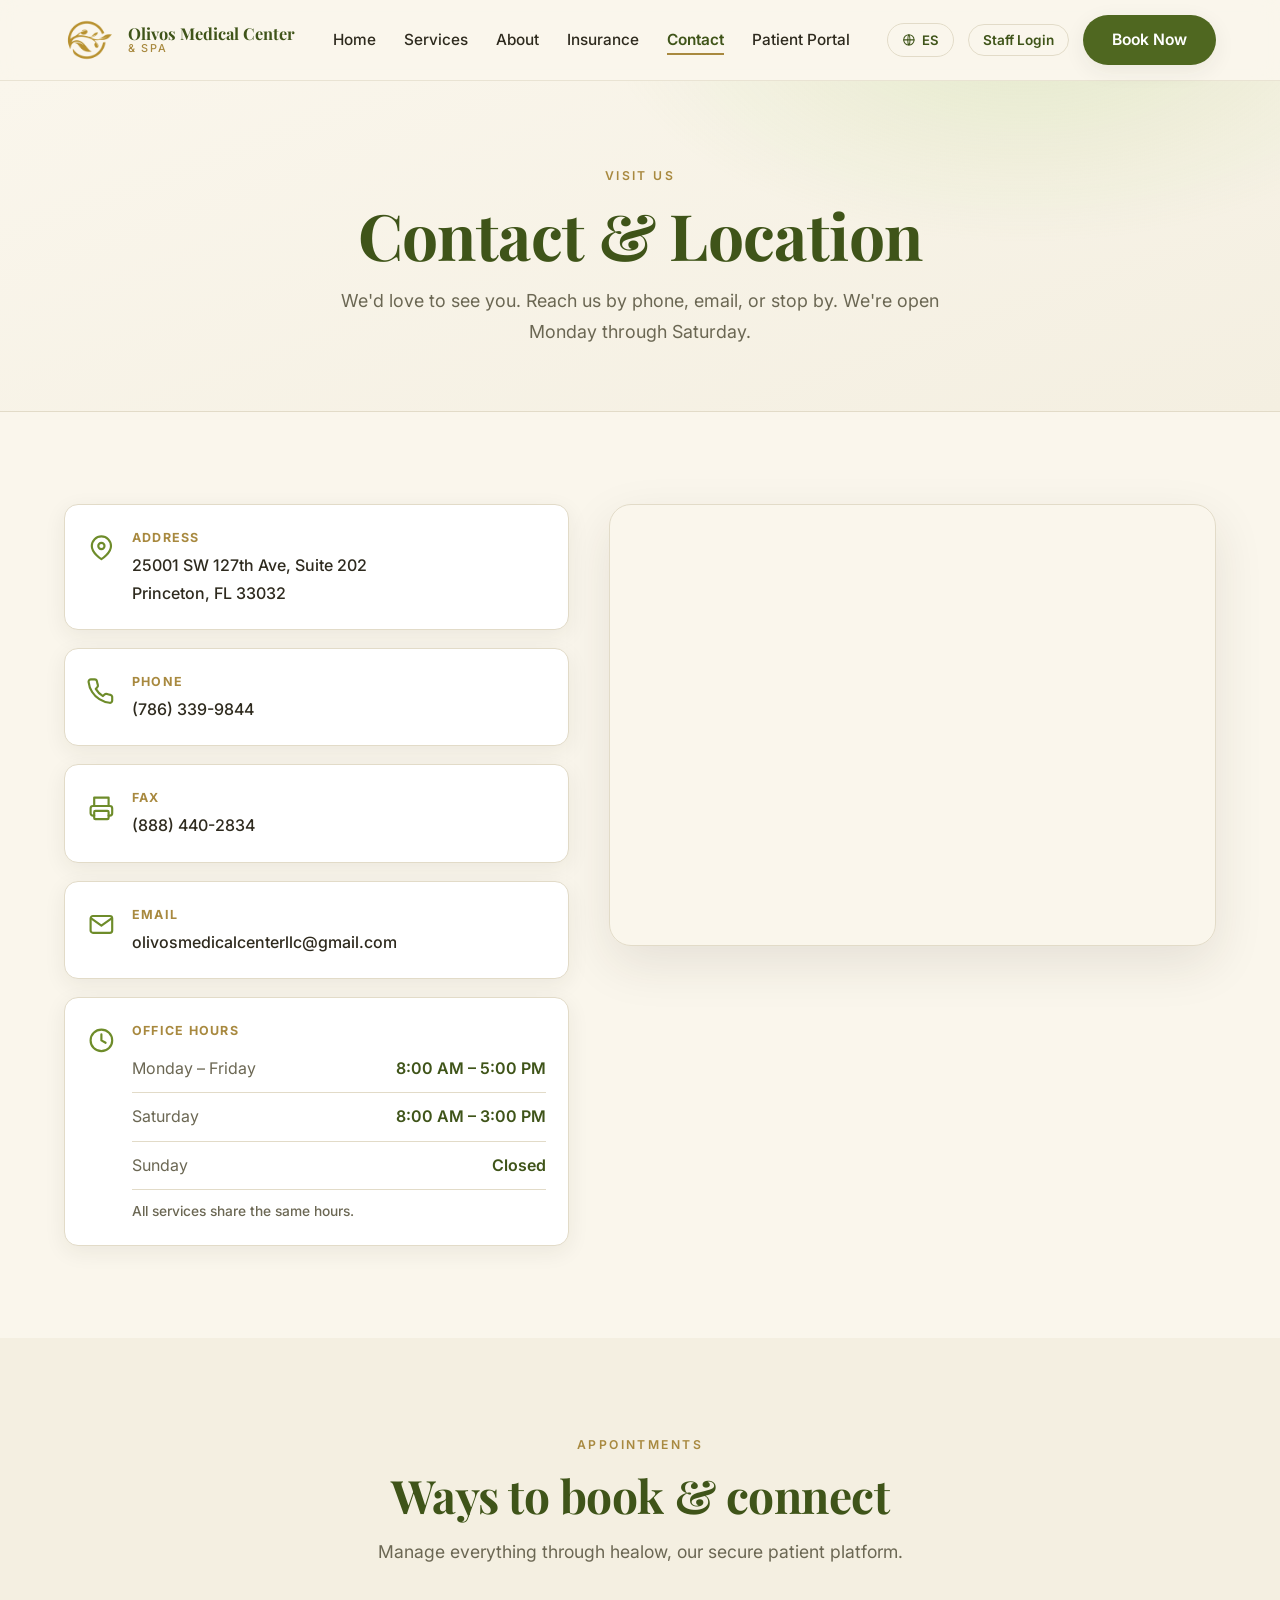
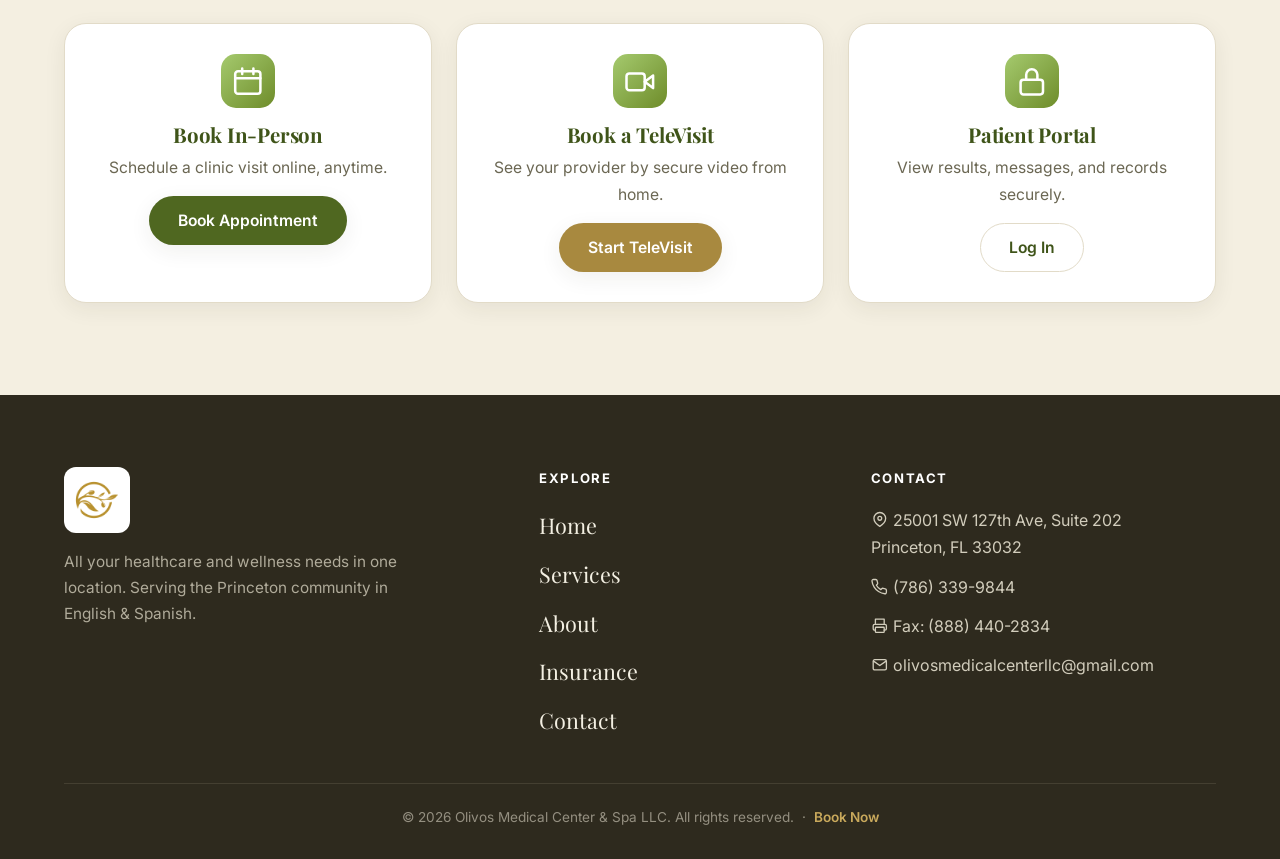
<file: contact.html>
<!doctype html>
<html lang="en">
<head>
  <meta charset="UTF-8" />
  <meta name="viewport" content="width=device-width, initial-scale=1.0" />
  <title>Contact &amp; Location | Olivos Medical Center &amp; Spa</title>
  <meta name="description" content="Visit Olivos Medical Center & Spa at 25001 SW 127th Ave, Suite 202, Princeton, FL 33032. Call (786) 339-9844. Book online or by TeleVisit through healow." />
  <link rel="icon" type="image/png" href="favicon.png" />
  <link rel="apple-touch-icon" href="olivos-logo.png" />
  <meta name="theme-color" content="#4f6720" />
  <meta property="og:type" content="website" />
  <meta property="og:site_name" content="Olivos Medical Center & Spa" />
  <meta property="og:title" content="Contact & Location | Olivos Medical Center & Spa" />
  <meta property="og:description" content="Visit us at 25001 SW 127th Ave, Suite 202, Princeton, FL 33032. Call (786) 339-9844. Book online or by TeleVisit through healow." />
  <meta property="og:image" content="olivos-logo.png" />
  <meta name="twitter:card" content="summary" />
  <link rel="preconnect" href="https://fonts.googleapis.com" />
  <link rel="preconnect" href="https://fonts.gstatic.com" crossorigin />
  <link href="https://fonts.googleapis.com/css2?family=Inter:wght@400;500;600;700&family=Playfair+Display:ital,wght@0,600;0,700;1,600&display=swap" rel="stylesheet" />
  <link rel="stylesheet" href="styles.css" />
</head>
<body>

  <header class="site-header">
    <nav class="nav">
      <a class="nav-brand" href="index.html">
        <img src="olivos-logo.png" alt="Olivos Medical Center & Spa logo" />
        <span class="brand-text">Olivos Medical Center<span>&amp; Spa</span></span>
      </a>
      <ul class="nav-links">
        <li><a href="index.html" data-en="Home" data-es="Inicio">Home</a></li>
        <li><a href="services.html" data-en="Services" data-es="Servicios">Services</a></li>
        <li><a href="about.html" data-en="About" data-es="Nosotros">About</a></li>
        <li><a href="insurance.html" data-en="Insurance" data-es="Seguros">Insurance</a></li>
        <li><a href="contact.html" class="active" data-en="Contact" data-es="Contacto">Contact</a></li>
        <li><a href="#" data-link="portal" data-en="Patient Portal" data-es="Portal del Paciente">Patient Portal</a></li>
        <li class="staff-mobile"><a href="staff-login.html" data-en="Staff Login" data-es="Acceso Personal">Staff Login</a></li>
      </ul>
      <div class="nav-right">
        <button class="lang-toggle" aria-label="Switch language"><svg class="ic" viewBox="0 0 24 24" fill="none" stroke="currentColor" stroke-width="1.8" stroke-linecap="round" stroke-linejoin="round" aria-hidden="true"><circle cx="12" cy="12" r="9"/><path d="M3 12h18"/><path d="M12 3c2.6 2.6 2.6 15.4 0 18M12 3c-2.6 2.6-2.6 15.4 0 18"/></svg> <span class="lang-current">ES</span></button>
        <a href="staff-login.html" class="btn btn-outline nav-staff" data-en="Staff Login" data-es="Acceso Personal">Staff Login</a>
        <a href="#" data-link="booking" class="btn btn-primary" data-en="Book Now" data-es="Reservar">Book Now</a>
        <button class="nav-toggle" aria-label="Menu"><span></span><span></span><span></span></button>
      </div>
    </nav>
  </header>

  <section class="page-hero">
    <div class="container">
      <span class="eyebrow" data-en="Visit Us" data-es="Visítanos">Visit Us</span>
      <h1 data-lang-en class="block">Contact &amp; Location</h1>
      <h1 data-lang-es class="block">Contacto y Ubicación</h1>
      <p data-lang-en>We'd love to see you. Reach us by phone, email, or stop by. We're open Monday through Saturday.</p>
      <p data-lang-es>Nos encantaría verte. Contáctanos por teléfono, correo o visítanos. Estamos abiertos de lunes a sábado.</p>
    </div>
  </section>

  <section>
    <div class="container">
      <div class="contact-grid">
        <div class="contact-info">
          <div class="info-card">
            <span class="ico"><svg class="ic" viewBox="0 0 24 24" fill="none" stroke="currentColor" stroke-width="1.8" stroke-linecap="round" stroke-linejoin="round" aria-hidden="true"><path d="M20 10c0 6-8 11-8 11s-8-5-8-11a8 8 0 0 1 16 0z"/><circle cx="12" cy="10" r="2.6"/></svg></span>
            <div>
              <h4 data-en="Address" data-es="Dirección">Address</h4>
              <p><a href="https://www.google.com/maps/dir/?api=1&destination=25001+SW+127th+Ave+Suite+202+Princeton+FL+33032" target="_blank" rel="noopener">25001 SW 127th Ave, Suite 202<br>Princeton, FL 33032</a></p>
            </div>
          </div>
          <div class="info-card">
            <span class="ico"><svg class="ic" viewBox="0 0 24 24" fill="none" stroke="currentColor" stroke-width="1.8" stroke-linecap="round" stroke-linejoin="round" aria-hidden="true"><path d="M21 16.5v3a2 2 0 0 1-2.2 2 19.6 19.6 0 0 1-8.5-3 19.3 19.3 0 0 1-6-6A19.6 19.6 0 0 1 1.3 4 2 2 0 0 1 3.3 2h3a2 2 0 0 1 2 1.7c.13.95.36 1.86.7 2.76a2 2 0 0 1-.45 2.11L7.3 9.9a16 16 0 0 0 6 6l1.32-1.26a2 2 0 0 1 2.11-.45c.9.34 1.81.57 2.76.7A2 2 0 0 1 21 16.5z"/></svg></span>
            <div>
              <h4 data-en="Phone" data-es="Teléfono">Phone</h4>
              <p><a href="tel:+17863399844">(786) 339-9844</a></p>
            </div>
          </div>
          <div class="info-card">
            <span class="ico"><svg class="ic" viewBox="0 0 24 24" fill="none" stroke="currentColor" stroke-width="1.8" stroke-linecap="round" stroke-linejoin="round" aria-hidden="true"><path d="M6 9V3h12v6"/><path d="M6 18H5a2 2 0 0 1-2-2v-4a2 2 0 0 1 2-2h14a2 2 0 0 1 2 2v4a2 2 0 0 1-2 2h-1"/><rect x="6" y="14" width="12" height="7" rx="1"/></svg></span>
            <div>
              <h4 data-en="Fax" data-es="Fax">Fax</h4>
              <p>(888) 440-2834</p>
            </div>
          </div>
          <div class="info-card">
            <span class="ico"><svg class="ic" viewBox="0 0 24 24" fill="none" stroke="currentColor" stroke-width="1.8" stroke-linecap="round" stroke-linejoin="round" aria-hidden="true"><rect x="3" y="5" width="18" height="14" rx="2"/><path d="m3.5 7 8.5 6 8.5-6"/></svg></span>
            <div>
              <h4 data-en="Email" data-es="Correo">Email</h4>
              <p><a href="mailto:olivosmedicalcenterllc@gmail.com">olivosmedicalcenterllc@gmail.com</a></p>
            </div>
          </div>
          <div class="info-card">
            <span class="ico"><svg class="ic" viewBox="0 0 24 24" fill="none" stroke="currentColor" stroke-width="1.8" stroke-linecap="round" stroke-linejoin="round" aria-hidden="true"><circle cx="12" cy="12" r="9"/><path d="M12 7v5l3.5 2"/></svg></span>
            <div style="width:100%">
              <h4 data-en="Office Hours" data-es="Horario">Office Hours</h4>
              <table class="hours-table">
                <tr><td data-en="Monday – Friday" data-es="Lunes – Viernes">Monday – Friday</td><td>8:00 AM – 5:00 PM</td></tr>
                <tr><td data-en="Saturday" data-es="Sábado">Saturday</td><td>8:00 AM – 3:00 PM</td></tr>
                <tr><td data-en="Sunday" data-es="Domingo">Sunday</td><td data-en="Closed" data-es="Cerrado">Closed</td></tr>
              </table>
              <p style="color:var(--muted);font-size:.86rem;margin-top:10px" data-en="All services share the same hours." data-es="Todos los servicios tienen el mismo horario.">All services share the same hours.</p>
            </div>
          </div>
        </div>
        <div class="map-wrap">
          <iframe title="Olivos Medical Center & Spa location map" loading="lazy" referrerpolicy="no-referrer-when-downgrade"
            src="https://www.google.com/maps/embed?pb=!1m18!1m12!1m3!1d1421.4173381898202!2d-80.39702337059698!3d25.53338818222586!2m3!1f0!2f0!3f0!3m2!1i1024!2i768!4f13.1!3m3!1m2!1s0x88d9dd0e3e91163d%3A0x2b13badc8ef4b387!2sOlivos%20Medical%20Center%20and%20Spa!5e1!3m2!1sen!2sus!4v1782508635929!5m2!1sen!2sus"></iframe>
        </div>
      </div>
    </div>
  </section>

  <!-- ===== BOOKING OPTIONS ===== -->
  <section class="alt">
    <div class="container">
      <div class="section-head">
        <span class="eyebrow" data-en="Appointments" data-es="Citas">Appointments</span>
        <h2 data-lang-en class="block">Ways to book &amp; connect</h2>
        <h2 data-lang-es class="block">Formas de reservar y conectar</h2>
        <p data-lang-en>Manage everything through healow, our secure patient platform.</p>
        <p data-lang-es>Gestiona todo a través de healow, nuestra plataforma segura para pacientes.</p>
      </div>
      <div class="grid grid-3">
        <div class="card" style="text-align:center">
          <div class="ico" style="margin:0 auto 16px"><svg class="ic" viewBox="0 0 24 24" fill="none" stroke="currentColor" stroke-width="1.8" stroke-linecap="round" stroke-linejoin="round" aria-hidden="true"><rect x="3" y="4.5" width="18" height="16" rx="2"/><path d="M3 9.5h18M8 2.5v4M16 2.5v4"/></svg></div>
          <h3 data-en="Book In-Person" data-es="Reservar en Persona">Book In-Person</h3>
          <p data-en="Schedule a clinic visit online, anytime." data-es="Agenda una visita a la clínica en línea, en cualquier momento.">Schedule a clinic visit online, anytime.</p>
          <a href="#" data-link="booking" class="btn btn-primary" style="margin-top:14px" data-en="Book Appointment" data-es="Reservar Cita">Book Appointment</a>
        </div>
        <div class="card" style="text-align:center">
          <div class="ico" style="margin:0 auto 16px"><svg class="ic" viewBox="0 0 24 24" fill="none" stroke="currentColor" stroke-width="1.8" stroke-linecap="round" stroke-linejoin="round" aria-hidden="true"><rect x="2.5" y="6" width="13" height="12" rx="2"/><path d="M21.5 7.5 15.5 12l6 4.5z"/></svg></div>
          <h3 data-en="Book a TeleVisit" data-es="Reservar Telemedicina">Book a TeleVisit</h3>
          <p data-en="See your provider by secure video from home." data-es="Consulta a tu proveedor por video seguro desde casa.">See your provider by secure video from home.</p>
          <a href="#" data-link="televisit" class="btn btn-gold" style="margin-top:14px" data-en="Start TeleVisit" data-es="Iniciar Telemedicina">Start TeleVisit</a>
        </div>
        <div class="card" style="text-align:center">
          <div class="ico" style="margin:0 auto 16px"><svg class="ic" viewBox="0 0 24 24" fill="none" stroke="currentColor" stroke-width="1.8" stroke-linecap="round" stroke-linejoin="round" aria-hidden="true"><rect x="4" y="10.5" width="16" height="10.5" rx="2"/><path d="M8 10.5V7a4 4 0 0 1 8 0v3.5"/></svg></div>
          <h3 data-en="Patient Portal" data-es="Portal del Paciente">Patient Portal</h3>
          <p data-en="View results, messages, and records securely." data-es="Consulta resultados, mensajes y registros de forma segura.">View results, messages, and records securely.</p>
          <a href="#" data-link="portal" class="btn btn-outline" style="margin-top:14px" data-en="Log In" data-es="Iniciar Sesión">Log In</a>
        </div>
      </div>
    </div>
  </section>

  <footer class="site-footer">
    <div class="container">
      <div class="footer-grid">
        <div class="footer-brand">
          <img src="olivos-logo.png" alt="Olivos Medical Center & Spa" />
          <p data-en="All your healthcare and wellness needs in one location. Serving the Princeton community in English & Spanish." data-es="Toda tu salud y bienestar en un solo lugar. Sirviendo a la comunidad de Princeton en inglés y español.">All your healthcare and wellness needs in one location. Serving the Princeton community in English &amp; Spanish.</p>
        </div>
        <div>
          <h4 data-en="Explore" data-es="Explora">Explore</h4>
          <ul class="footer-nav">
            <li><a href="index.html" data-en="Home" data-es="Inicio">Home</a></li>
            <li><a href="services.html" data-en="Services" data-es="Servicios">Services</a></li>
            <li><a href="about.html" data-en="About" data-es="Nosotros">About</a></li>
            <li><a href="insurance.html" data-en="Insurance" data-es="Seguros">Insurance</a></li>
            <li><a href="contact.html" data-en="Contact" data-es="Contacto">Contact</a></li>
          </ul>
        </div>
        <div>
          <h4 data-en="Contact" data-es="Contacto">Contact</h4>
          <ul>
            <li><svg class="ic" viewBox="0 0 24 24" fill="none" stroke="currentColor" stroke-width="1.8" stroke-linecap="round" stroke-linejoin="round" aria-hidden="true"><path d="M20 10c0 6-8 11-8 11s-8-5-8-11a8 8 0 0 1 16 0z"/><circle cx="12" cy="10" r="2.6"/></svg> 25001 SW 127th Ave, Suite 202<br>Princeton, FL 33032</li>
            <li><svg class="ic" viewBox="0 0 24 24" fill="none" stroke="currentColor" stroke-width="1.8" stroke-linecap="round" stroke-linejoin="round" aria-hidden="true"><path d="M21 16.5v3a2 2 0 0 1-2.2 2 19.6 19.6 0 0 1-8.5-3 19.3 19.3 0 0 1-6-6A19.6 19.6 0 0 1 1.3 4 2 2 0 0 1 3.3 2h3a2 2 0 0 1 2 1.7c.13.95.36 1.86.7 2.76a2 2 0 0 1-.45 2.11L7.3 9.9a16 16 0 0 0 6 6l1.32-1.26a2 2 0 0 1 2.11-.45c.9.34 1.81.57 2.76.7A2 2 0 0 1 21 16.5z"/></svg> <a href="tel:+17863399844">(786) 339-9844</a></li>
            <li><svg class="ic" viewBox="0 0 24 24" fill="none" stroke="currentColor" stroke-width="1.8" stroke-linecap="round" stroke-linejoin="round" aria-hidden="true"><path d="M6 9V3h12v6"/><path d="M6 18H5a2 2 0 0 1-2-2v-4a2 2 0 0 1 2-2h14a2 2 0 0 1 2 2v4a2 2 0 0 1-2 2h-1"/><rect x="6" y="14" width="12" height="7" rx="1"/></svg> <span data-en="Fax:" data-es="Fax:">Fax:</span> (888) 440-2834</li>
            <li><svg class="ic" viewBox="0 0 24 24" fill="none" stroke="currentColor" stroke-width="1.8" stroke-linecap="round" stroke-linejoin="round" aria-hidden="true"><rect x="3" y="5" width="18" height="14" rx="2"/><path d="m3.5 7 8.5 6 8.5-6"/></svg> <a href="mailto:olivosmedicalcenterllc@gmail.com">olivosmedicalcenterllc@gmail.com</a></li>
          </ul>
        </div>
      </div>
      <div class="footer-bottom">
        <span data-en="© 2026 Olivos Medical Center & Spa LLC. All rights reserved." data-es="© 2026 Olivos Medical Center & Spa LLC. Todos los derechos reservados.">© 2026 Olivos Medical Center &amp; Spa LLC. All rights reserved.</span> &nbsp;·&nbsp; <a href="#" data-link="booking" class="staff-link" data-en="Book Now" data-es="Reservar">Book Now</a>
      </div>
    </div>
  </footer>

  <script src="main.js?v=5"></script>
</body>
</html>
</file>
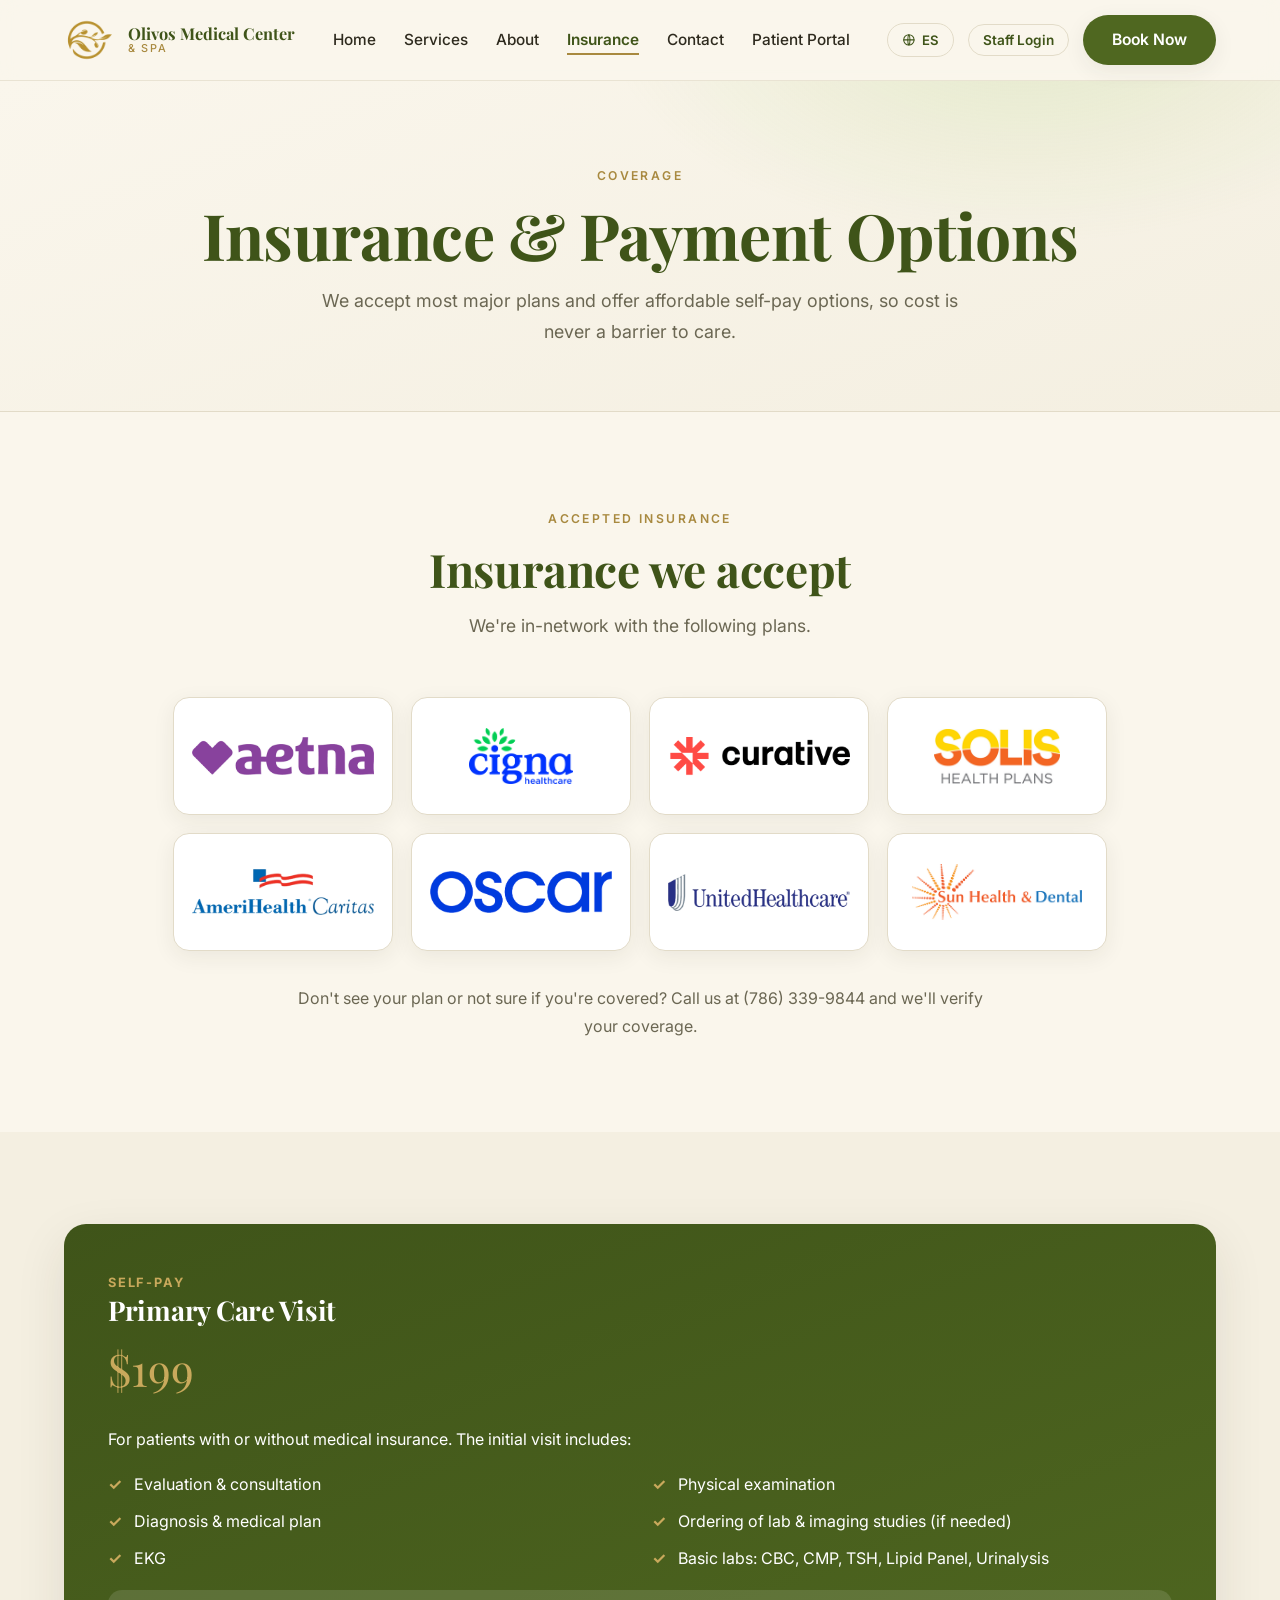
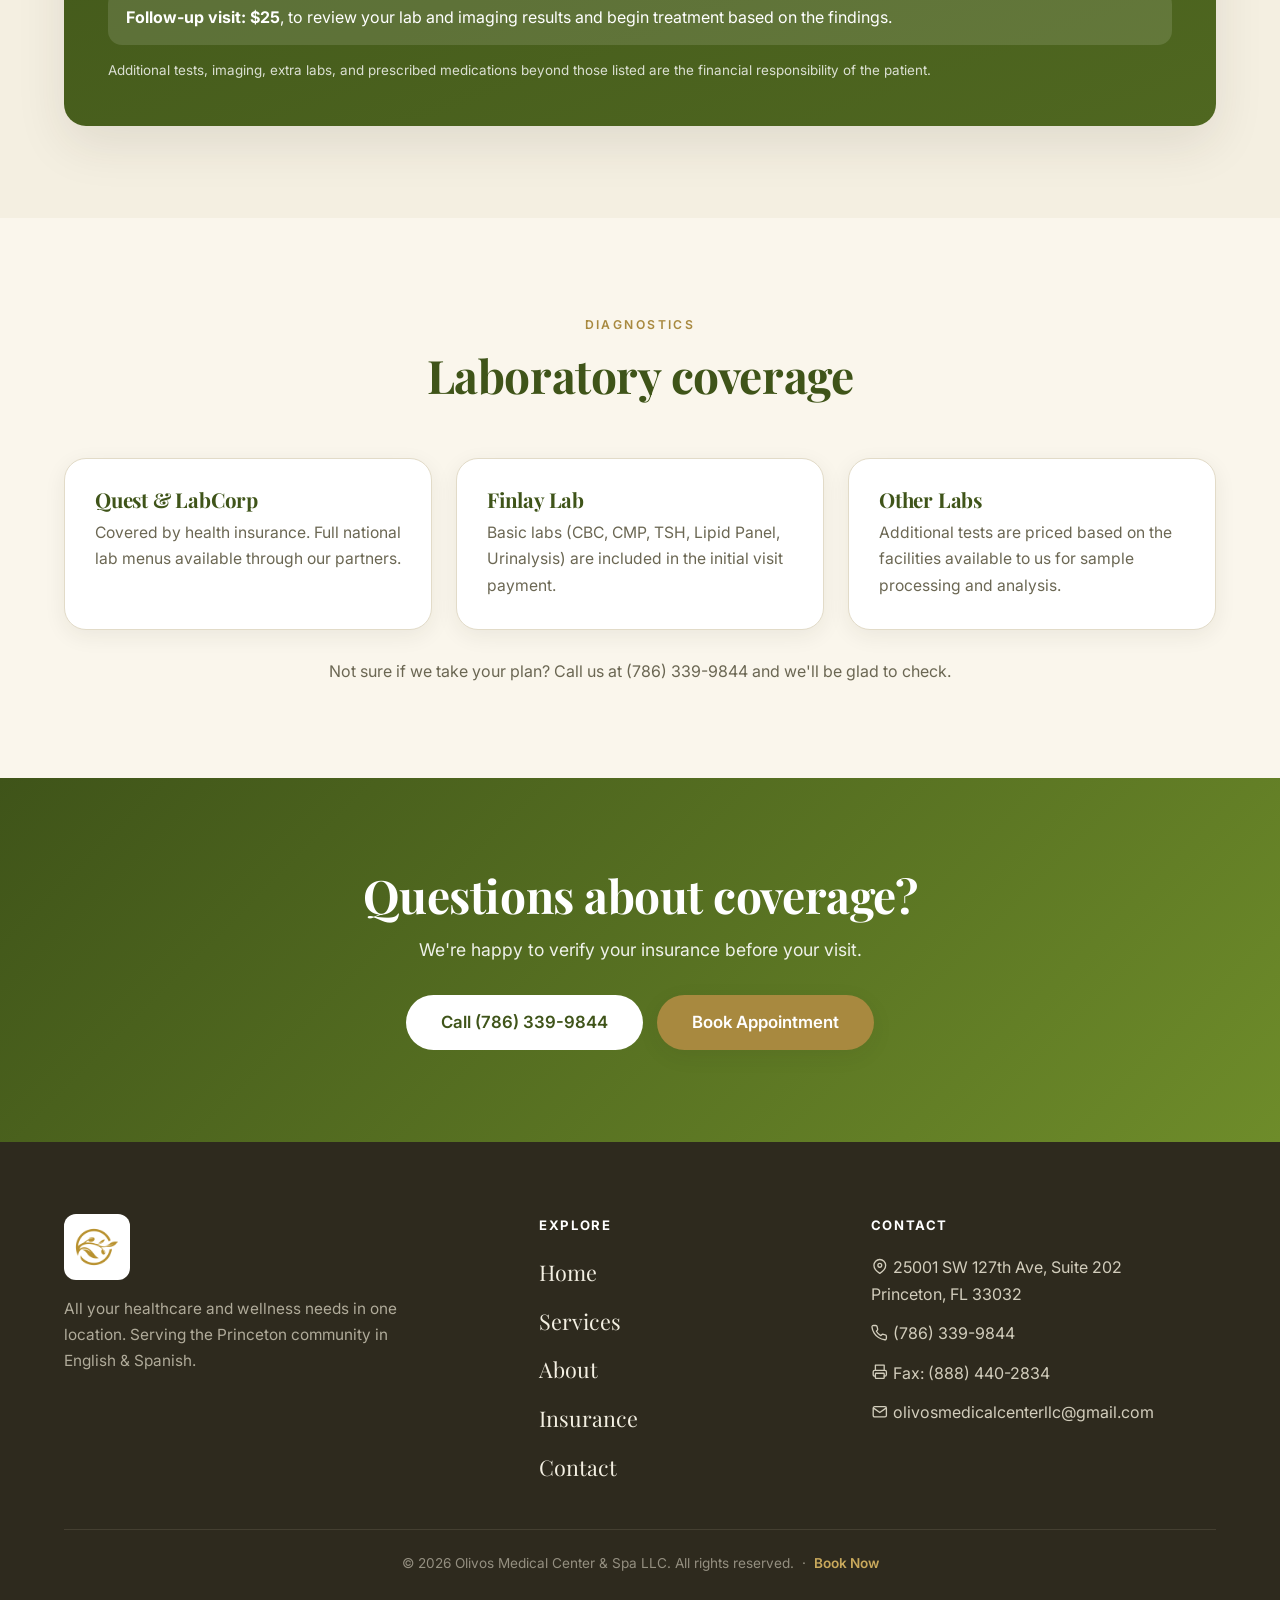
<file: insurance.html>
<!doctype html>
<html lang="en">
<head>
  <meta charset="UTF-8" />
  <meta name="viewport" content="width=device-width, initial-scale=1.0" />
  <title>Insurance &amp; Self-Pay | Olivos Medical Center &amp; Spa</title>
  <meta name="description" content="Olivos Medical Center & Spa accepts Aetna, Curative, Solis Health Plans, AmeriHealth Caritas, Oscar Health, SunHealth and Dental, and UnitedHealthcare (Medicaid), plus affordable self-pay. Princeton, FL." />
  <link rel="icon" type="image/png" href="favicon.png" />
  <link rel="apple-touch-icon" href="olivos-logo.png" />
  <meta name="theme-color" content="#4f6720" />
  <meta property="og:type" content="website" />
  <meta property="og:site_name" content="Olivos Medical Center & Spa" />
  <meta property="og:title" content="Insurance & Self-Pay | Olivos Medical Center & Spa" />
  <meta property="og:description" content="See the insurance plans we accept — Aetna, Curative, Solis, AmeriHealth Caritas, Oscar, SunHealth and Dental, and UnitedHealthcare (Medicaid) — plus affordable self-pay options." />
  <meta property="og:image" content="olivos-logo.png" />
  <meta name="twitter:card" content="summary" />
  <link rel="preconnect" href="https://fonts.googleapis.com" />
  <link rel="preconnect" href="https://fonts.gstatic.com" crossorigin />
  <link href="https://fonts.googleapis.com/css2?family=Inter:wght@400;500;600;700&family=Playfair+Display:ital,wght@0,600;0,700;1,600&display=swap" rel="stylesheet" />
  <link rel="stylesheet" href="styles.css" />
</head>
<body>

  <header class="site-header">
    <nav class="nav">
      <a class="nav-brand" href="index.html">
        <img src="olivos-logo.png" alt="Olivos Medical Center & Spa logo" />
        <span class="brand-text">Olivos Medical Center<span>&amp; Spa</span></span>
      </a>
      <ul class="nav-links">
        <li><a href="index.html" data-en="Home" data-es="Inicio">Home</a></li>
        <li><a href="services.html" data-en="Services" data-es="Servicios">Services</a></li>
        <li><a href="about.html" data-en="About" data-es="Nosotros">About</a></li>
        <li><a href="insurance.html" class="active" data-en="Insurance" data-es="Seguros">Insurance</a></li>
        <li><a href="contact.html" data-en="Contact" data-es="Contacto">Contact</a></li>
        <li><a href="#" data-link="portal" data-en="Patient Portal" data-es="Portal del Paciente">Patient Portal</a></li>
        <li class="staff-mobile"><a href="staff-login.html" data-en="Staff Login" data-es="Acceso Personal">Staff Login</a></li>
      </ul>
      <div class="nav-right">
        <button class="lang-toggle" aria-label="Switch language"><svg class="ic" viewBox="0 0 24 24" fill="none" stroke="currentColor" stroke-width="1.8" stroke-linecap="round" stroke-linejoin="round" aria-hidden="true"><circle cx="12" cy="12" r="9"/><path d="M3 12h18"/><path d="M12 3c2.6 2.6 2.6 15.4 0 18M12 3c-2.6 2.6-2.6 15.4 0 18"/></svg> <span class="lang-current">ES</span></button>
        <a href="staff-login.html" class="btn btn-outline nav-staff" data-en="Staff Login" data-es="Acceso Personal">Staff Login</a>
        <a href="#" data-link="booking" class="btn btn-primary" data-en="Book Now" data-es="Reservar">Book Now</a>
        <button class="nav-toggle" aria-label="Menu"><span></span><span></span><span></span></button>
      </div>
    </nav>
  </header>

  <section class="page-hero">
    <div class="container">
      <span class="eyebrow" data-en="Coverage" data-es="Cobertura">Coverage</span>
      <h1 data-lang-en class="block">Insurance &amp; Payment Options</h1>
      <h1 data-lang-es class="block">Seguros y Opciones de Pago</h1>
      <p data-lang-en>We accept most major plans and offer affordable self-pay options, so cost is never a barrier to care.</p>
      <p data-lang-es>Aceptamos la mayoría de los planes principales y ofrecemos opciones de pago propio accesibles, para que el costo nunca sea una barrera.</p>
    </div>
  </section>

  <!-- ===== ACCEPTED INSURANCE (carrier logo grid) ===== -->
  <section>
    <div class="container">
      <div class="section-head">
        <span class="eyebrow" data-en="Accepted Insurance" data-es="Seguros Aceptados">Accepted Insurance</span>
        <h2 data-lang-en class="block">Insurance we accept</h2>
        <h2 data-lang-es class="block">Seguros que aceptamos</h2>
        <p data-lang-en>We're in-network with the following plans.</p>
        <p data-lang-es>Estamos en red con los siguientes planes.</p>
      </div>
      <div class="carrier-grid">
        <div class="carrier-tile"><img class="carrier-logo" src="logo-aetna.png" alt="Aetna" loading="lazy" onerror="this.style.display='none';this.nextElementSibling.style.display='block'"><span class="carrier-name" style="display:none">Aetna</span></div>
        <div class="carrier-tile"><img class="carrier-logo" src="logo-cigna.png" alt="Cigna" loading="lazy" onerror="this.style.display='none';this.nextElementSibling.style.display='block'"><span class="carrier-name" style="display:none">Cigna</span></div>
        <div class="carrier-tile"><img class="carrier-logo" src="logo-curative.png" alt="Curative" loading="lazy" onerror="this.style.display='none';this.nextElementSibling.style.display='block'"><span class="carrier-name" style="display:none">Curative</span></div>
        <div class="carrier-tile"><img class="carrier-logo" src="logo-solis.png" alt="Solis Health Plans" loading="lazy" onerror="this.style.display='none';this.nextElementSibling.style.display='block'"><span class="carrier-name" style="display:none">Solis Health Plans</span></div>
        <div class="carrier-tile"><img class="carrier-logo" src="logo-amerihealth.png" alt="AmeriHealth Caritas" loading="lazy" onerror="this.style.display='none';this.nextElementSibling.style.display='block'"><span class="carrier-name" style="display:none">AmeriHealth Caritas</span></div>
        <div class="carrier-tile"><img class="carrier-logo" src="logo-oscar.png" alt="Oscar Health" loading="lazy" onerror="this.style.display='none';this.nextElementSibling.style.display='block'"><span class="carrier-name" style="display:none">Oscar Health</span></div>
        <div class="carrier-tile"><img class="carrier-logo" src="logo-uhc.png" alt="UnitedHealthcare" loading="lazy" onerror="this.style.display='none';this.nextElementSibling.style.display='block'"><span class="carrier-name" style="display:none">UnitedHealthcare</span></div>
        <div class="carrier-tile"><img class="carrier-logo" src="logo-sunhealth.png" alt="Sun Health &amp; Dental" loading="lazy" onerror="this.style.display='none';this.nextElementSibling.style.display='block'"><span class="carrier-name" style="display:none">Sun Health &amp; Dental</span></div>
      </div>
      <p style="text-align:center;color:var(--muted);margin-top:34px;max-width:720px;margin-left:auto;margin-right:auto" data-en="Don't see your plan or not sure if you're covered? Call us at (786) 339-9844 and we'll verify your coverage." data-es="¿No ves tu plan o no estás seguro de tu cobertura? Llámanos al (786) 339-9844 y la verificamos por ti.">Don't see your plan or not sure if you're covered? Call us at (786) 339-9844 and we'll verify your coverage.</p>
    </div>
  </section>

  <!-- ===== SELF PAY DETAIL ===== -->
  <section class="alt">
    <div class="container">
      <div class="pay-box">
        <span class="eyebrow" style="color:var(--gold-light);font-weight:700;letter-spacing:.14em;text-transform:uppercase;font-size:.8rem" data-en="Self-Pay" data-es="Pago Propio">Self-Pay</span>
        <h3 data-en="Primary Care Visit" data-es="Visita de Atención Primaria">Primary Care Visit</h3>
        <div class="price">$199</div>
        <p data-en="For patients with or without medical insurance. The initial visit includes:" data-es="Para pacientes con o sin seguro médico. La primera visita incluye:">For patients with or without medical insurance. The initial visit includes:</p>
        <ul>
          <li data-en="Evaluation & consultation" data-es="Evaluación y consulta">Evaluation &amp; consultation</li>
          <li data-en="Physical examination" data-es="Examen físico">Physical examination</li>
          <li data-en="Diagnosis & medical plan" data-es="Diagnóstico y plan médico">Diagnosis &amp; medical plan</li>
          <li data-en="Ordering of lab & imaging studies (if needed)" data-es="Orden de laboratorio e imágenes (si es necesario)">Ordering of lab &amp; imaging studies (if needed)</li>
          <li data-en="EKG" data-es="Electrocardiograma (EKG)">EKG</li>
          <li data-en="Basic labs: CBC, CMP, TSH, Lipid Panel, Urinalysis" data-es="Laboratorios básicos: CBC, CMP, TSH, Perfil Lipídico, Urianálisis">Basic labs: CBC, CMP, TSH, Lipid Panel, Urinalysis</li>
        </ul>
        <div class="followup">
          <strong data-en="Follow-up visit: $25" data-es="Visita de seguimiento: $25">Follow-up visit: $25</strong>,
          <span data-en="to review your lab and imaging results and begin treatment based on the findings." data-es="para revisar tus resultados de laboratorio e imágenes e iniciar el tratamiento según los hallazgos.">to review your lab and imaging results and begin treatment based on the findings.</span>
        </div>
        <p class="fineprint" data-en="Additional tests, imaging, extra labs, and prescribed medications beyond those listed are the financial responsibility of the patient." data-es="Pruebas adicionales, imágenes, laboratorios extra y medicamentos recetados más allá de los listados son responsabilidad financiera del paciente.">Additional tests, imaging, extra labs, and prescribed medications beyond those listed are the financial responsibility of the patient.</p>
      </div>
    </div>
  </section>

  <!-- ===== LAB COVERAGE NOTE ===== -->
  <section>
    <div class="container">
      <div class="section-head">
        <span class="eyebrow" data-en="Diagnostics" data-es="Diagnóstico">Diagnostics</span>
        <h2 data-lang-en class="block">Laboratory coverage</h2>
        <h2 data-lang-es class="block">Cobertura de laboratorio</h2>
      </div>
      <div class="grid grid-3">
        <div class="card">
          <h3 data-en="Quest & LabCorp" data-es="Quest y LabCorp">Quest &amp; LabCorp</h3>
          <p data-en="Covered by health insurance. Full national lab menus available through our partners." data-es="Cubierto por seguro de salud. Menús nacionales completos disponibles a través de nuestros socios.">Covered by health insurance. Full national lab menus available through our partners.</p>
        </div>
        <div class="card">
          <h3>Finlay Lab</h3>
          <p data-en="Basic labs (CBC, CMP, TSH, Lipid Panel, Urinalysis) are included in the initial visit payment." data-es="Los laboratorios básicos (CBC, CMP, TSH, Perfil Lipídico, Urianálisis) están incluidos en el pago de la primera visita.">Basic labs (CBC, CMP, TSH, Lipid Panel, Urinalysis) are included in the initial visit payment.</p>
        </div>
        <div class="card">
          <h3 data-en="Other Labs" data-es="Otros Laboratorios">Other Labs</h3>
          <p data-en="Additional tests are priced based on the facilities available to us for sample processing and analysis." data-es="Las pruebas adicionales se cotizan según las instalaciones disponibles para el procesamiento y análisis de muestras.">Additional tests are priced based on the facilities available to us for sample processing and analysis.</p>
        </div>
      </div>
      <p style="text-align:center;color:var(--muted);margin-top:28px;max-width:720px;margin-left:auto;margin-right:auto" data-en="Not sure if we take your plan? Call us at (786) 339-9844 and we'll be glad to check." data-es="¿No sabes si aceptamos tu plan? Llámanos al (786) 339-9844 y con gusto lo verificamos.">Not sure if we take your plan? Call us at (786) 339-9844 and we'll be glad to check.</p>
    </div>
  </section>

  <!-- ===== CTA ===== -->
  <section class="cta-band">
    <div class="container">
      <h2 data-lang-en class="block">Questions about coverage?</h2>
      <h2 data-lang-es class="block">¿Preguntas sobre cobertura?</h2>
      <p data-lang-en>We're happy to verify your insurance before your visit.</p>
      <p data-lang-es>Con gusto verificamos tu seguro antes de tu visita.</p>
      <div class="hero-cta">
        <a href="tel:+17863399844" class="btn btn-white btn-lg" data-en="Call (786) 339-9844" data-es="Llamar (786) 339-9844">Call (786) 339-9844</a>
        <a href="#" data-link="booking" class="btn btn-gold btn-lg" data-en="Book Appointment" data-es="Reservar Cita">Book Appointment</a>
      </div>
    </div>
  </section>

  <footer class="site-footer">
    <div class="container">
      <div class="footer-grid">
        <div class="footer-brand">
          <img src="olivos-logo.png" alt="Olivos Medical Center & Spa" />
          <p data-en="All your healthcare and wellness needs in one location. Serving the Princeton community in English & Spanish." data-es="Toda tu salud y bienestar en un solo lugar. Sirviendo a la comunidad de Princeton en inglés y español.">All your healthcare and wellness needs in one location. Serving the Princeton community in English &amp; Spanish.</p>
        </div>
        <div>
          <h4 data-en="Explore" data-es="Explora">Explore</h4>
          <ul class="footer-nav">
            <li><a href="index.html" data-en="Home" data-es="Inicio">Home</a></li>
            <li><a href="services.html" data-en="Services" data-es="Servicios">Services</a></li>
            <li><a href="about.html" data-en="About" data-es="Nosotros">About</a></li>
            <li><a href="insurance.html" data-en="Insurance" data-es="Seguros">Insurance</a></li>
            <li><a href="contact.html" data-en="Contact" data-es="Contacto">Contact</a></li>
          </ul>
        </div>
        <div>
          <h4 data-en="Contact" data-es="Contacto">Contact</h4>
          <ul>
            <li><svg class="ic" viewBox="0 0 24 24" fill="none" stroke="currentColor" stroke-width="1.8" stroke-linecap="round" stroke-linejoin="round" aria-hidden="true"><path d="M20 10c0 6-8 11-8 11s-8-5-8-11a8 8 0 0 1 16 0z"/><circle cx="12" cy="10" r="2.6"/></svg> 25001 SW 127th Ave, Suite 202<br>Princeton, FL 33032</li>
            <li><svg class="ic" viewBox="0 0 24 24" fill="none" stroke="currentColor" stroke-width="1.8" stroke-linecap="round" stroke-linejoin="round" aria-hidden="true"><path d="M21 16.5v3a2 2 0 0 1-2.2 2 19.6 19.6 0 0 1-8.5-3 19.3 19.3 0 0 1-6-6A19.6 19.6 0 0 1 1.3 4 2 2 0 0 1 3.3 2h3a2 2 0 0 1 2 1.7c.13.95.36 1.86.7 2.76a2 2 0 0 1-.45 2.11L7.3 9.9a16 16 0 0 0 6 6l1.32-1.26a2 2 0 0 1 2.11-.45c.9.34 1.81.57 2.76.7A2 2 0 0 1 21 16.5z"/></svg> <a href="tel:+17863399844">(786) 339-9844</a></li>
            <li><svg class="ic" viewBox="0 0 24 24" fill="none" stroke="currentColor" stroke-width="1.8" stroke-linecap="round" stroke-linejoin="round" aria-hidden="true"><path d="M6 9V3h12v6"/><path d="M6 18H5a2 2 0 0 1-2-2v-4a2 2 0 0 1 2-2h14a2 2 0 0 1 2 2v4a2 2 0 0 1-2 2h-1"/><rect x="6" y="14" width="12" height="7" rx="1"/></svg> <span data-en="Fax:" data-es="Fax:">Fax:</span> (888) 440-2834</li>
            <li><svg class="ic" viewBox="0 0 24 24" fill="none" stroke="currentColor" stroke-width="1.8" stroke-linecap="round" stroke-linejoin="round" aria-hidden="true"><rect x="3" y="5" width="18" height="14" rx="2"/><path d="m3.5 7 8.5 6 8.5-6"/></svg> <a href="mailto:olivosmedicalcenterllc@gmail.com">olivosmedicalcenterllc@gmail.com</a></li>
          </ul>
        </div>
      </div>
      <div class="footer-bottom">
        <span data-en="© 2026 Olivos Medical Center & Spa LLC. All rights reserved." data-es="© 2026 Olivos Medical Center & Spa LLC. Todos los derechos reservados.">© 2026 Olivos Medical Center &amp; Spa LLC. All rights reserved.</span> &nbsp;·&nbsp; <a href="#" data-link="booking" class="staff-link" data-en="Book Now" data-es="Reservar">Book Now</a>
      </div>
    </div>
  </footer>

  <script src="main.js?v=5"></script>
</body>
</html>
</file>
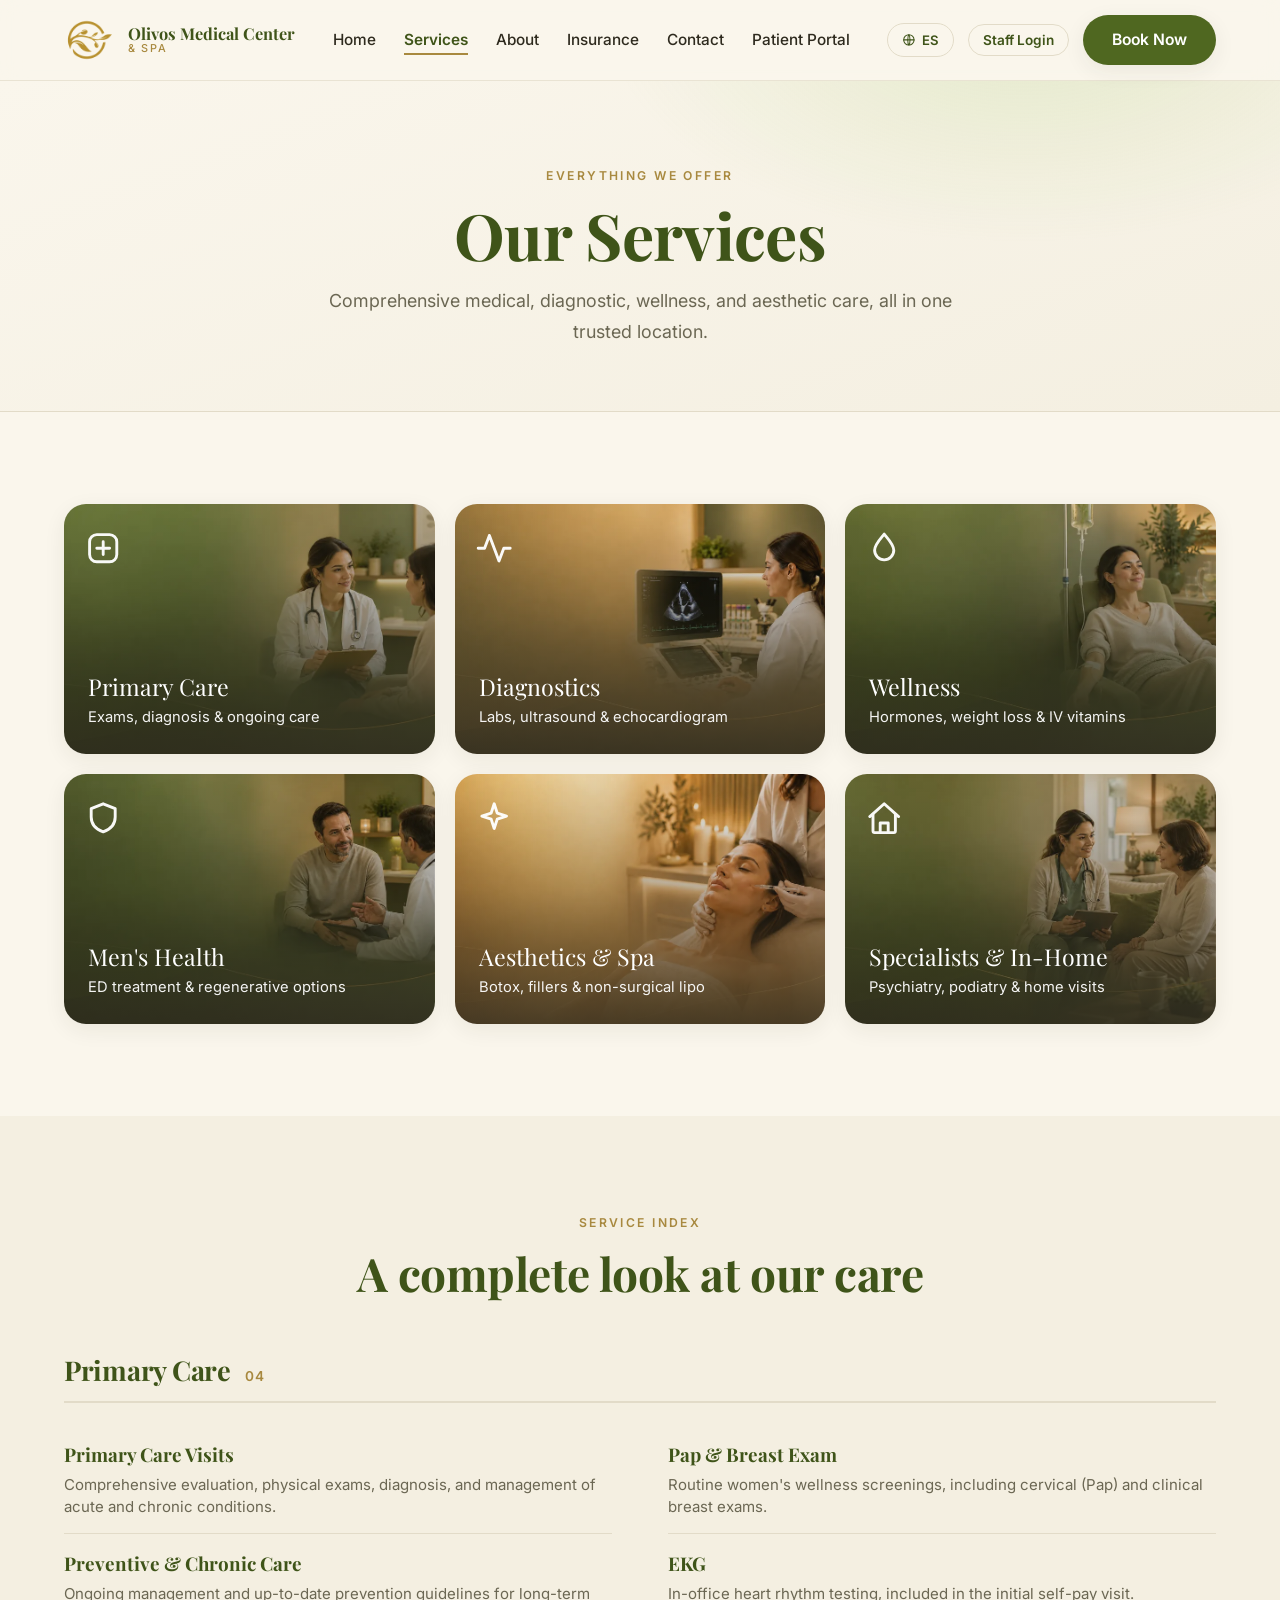
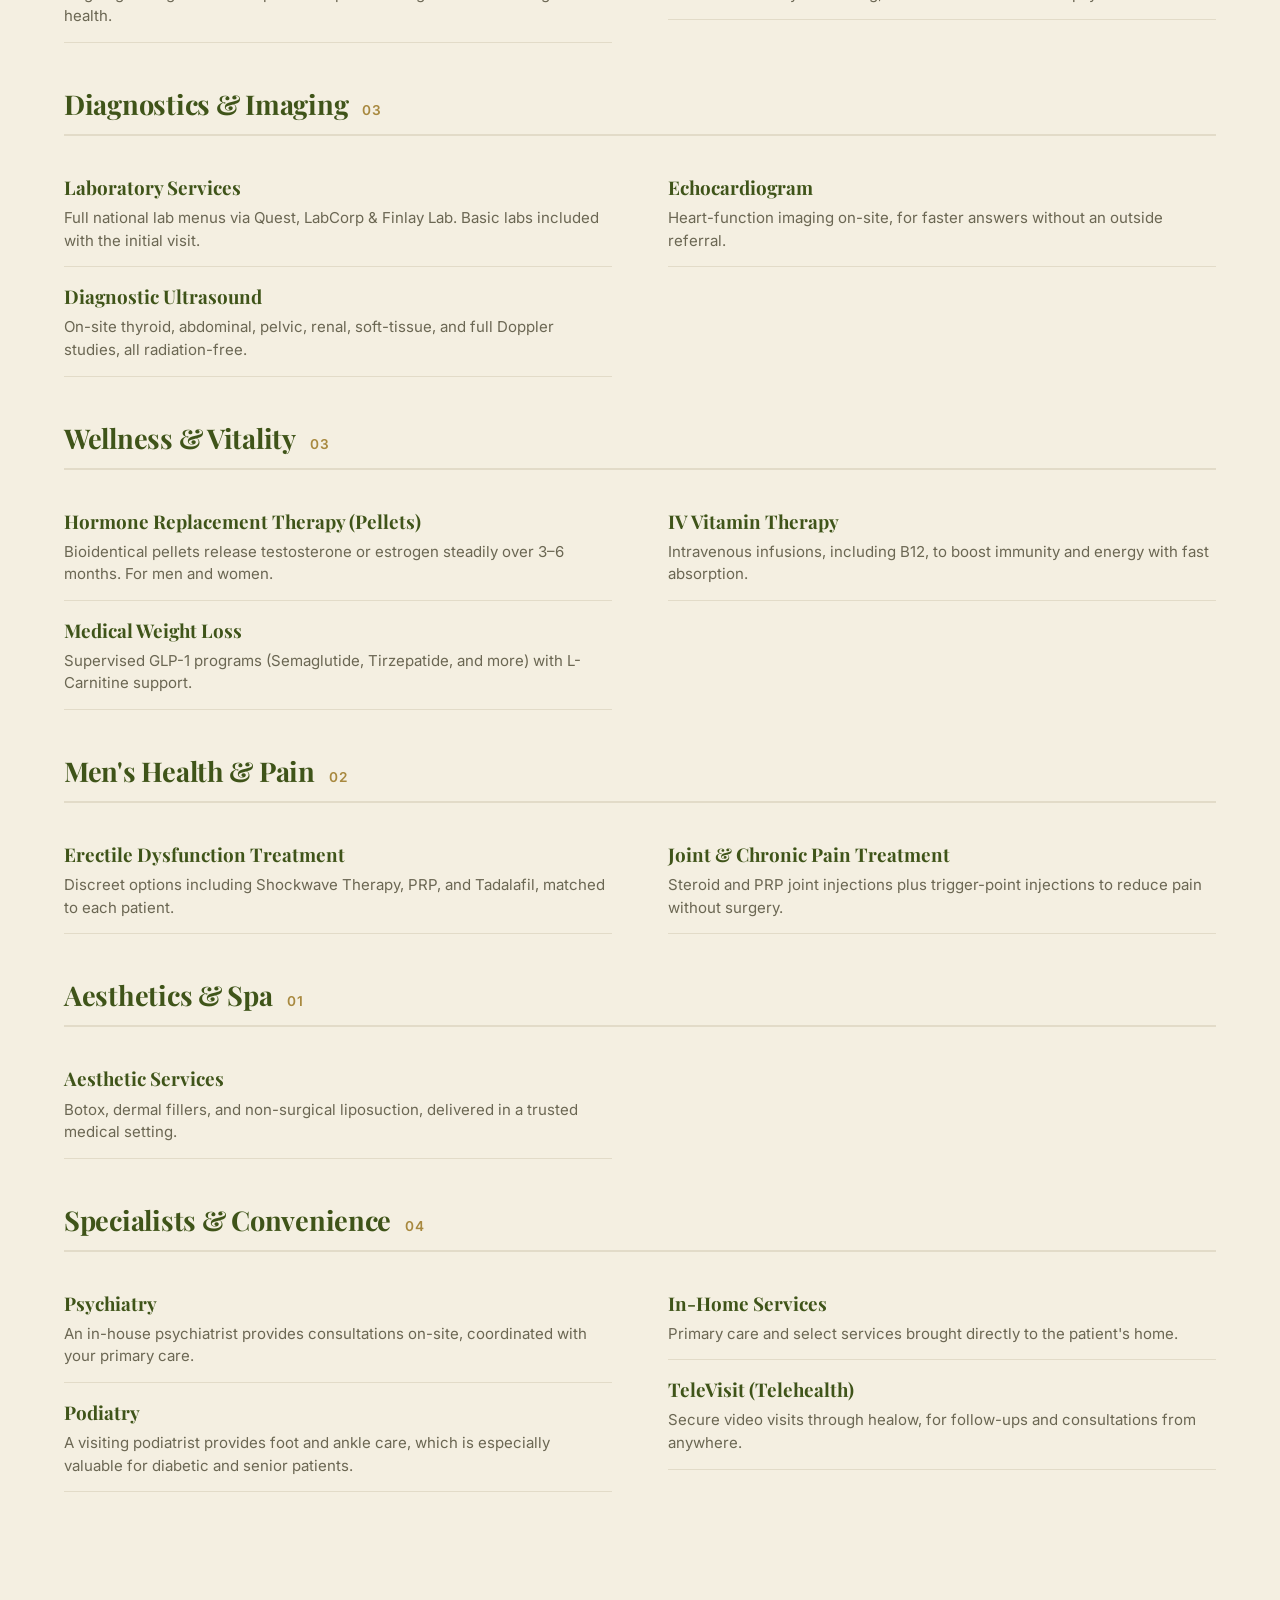
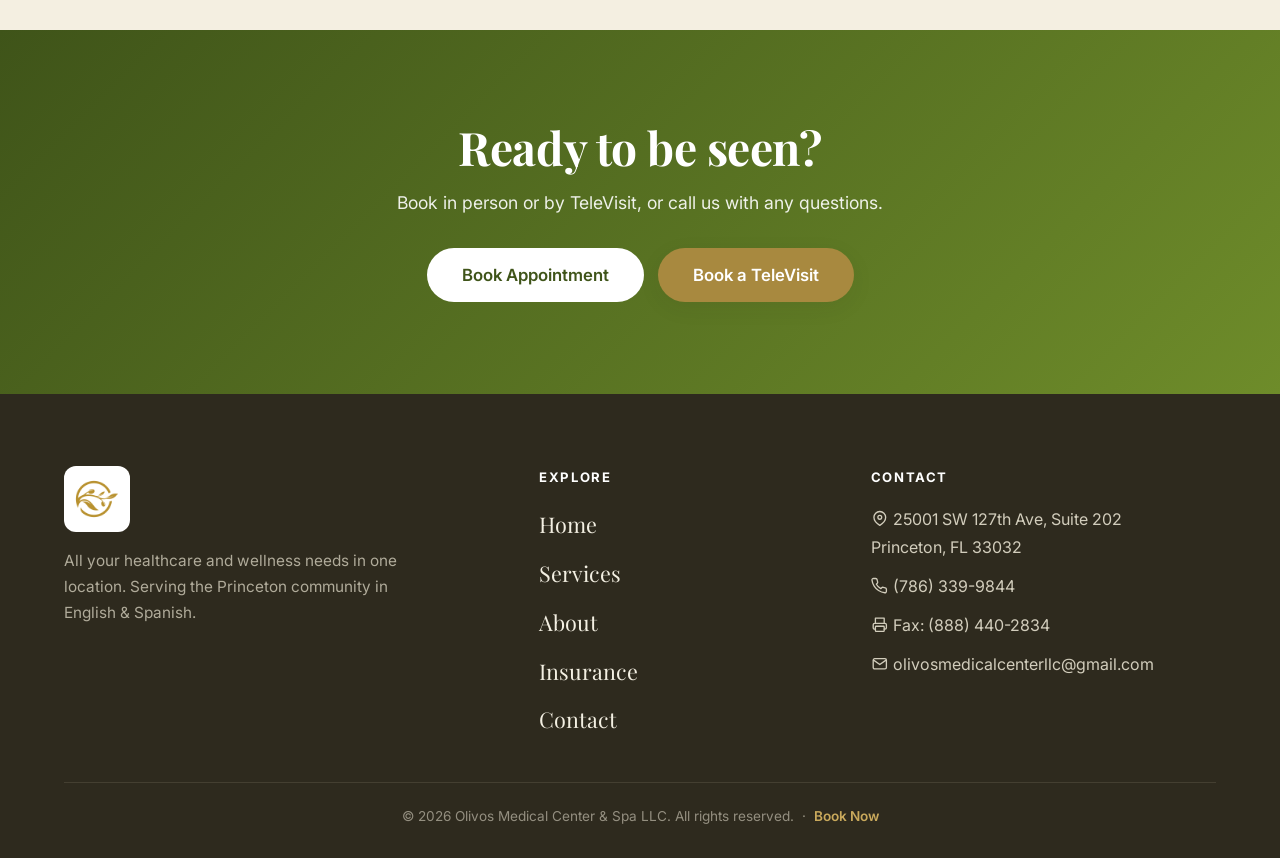
<file: services.html>
<!doctype html>
<html lang="en">
<head>
  <meta charset="UTF-8" />
  <meta name="viewport" content="width=device-width, initial-scale=1.0" />
  <title>Services | Olivos Medical Center &amp; Spa</title>
  <meta name="description" content="Primary care, on-site diagnostics, ultrasound & echo, hormone therapy, weight loss, IV vitamins, ED treatment, joint pain, psychiatry, podiatry, aesthetics, and in-home care in Princeton, FL." />
  <link rel="icon" type="image/png" href="favicon.png" />
  <link rel="apple-touch-icon" href="olivos-logo.png" />
  <meta name="theme-color" content="#4f6720" />
  <meta property="og:type" content="website" />
  <meta property="og:site_name" content="Olivos Medical Center & Spa" />
  <meta property="og:title" content="Services | Olivos Medical Center & Spa" />
  <meta property="og:description" content="Primary care, on-site diagnostics, ultrasound & echo, hormone therapy, weight loss, IV vitamins, ED treatment, joint pain, psychiatry, podiatry, aesthetics, and in-home care." />
  <meta property="og:image" content="olivos-logo.png" />
  <meta name="twitter:card" content="summary" />
  <link rel="preconnect" href="https://fonts.googleapis.com" />
  <link rel="preconnect" href="https://fonts.gstatic.com" crossorigin />
  <link href="https://fonts.googleapis.com/css2?family=Inter:wght@400;500;600;700&family=Playfair+Display:ital,wght@0,600;0,700;1,600&display=swap" rel="stylesheet" />
  <link rel="stylesheet" href="styles.css" />
</head>
<body>

  <header class="site-header">
    <nav class="nav">
      <a class="nav-brand" href="index.html">
        <img src="olivos-logo.png" alt="Olivos Medical Center & Spa logo" />
        <span class="brand-text">Olivos Medical Center<span>&amp; Spa</span></span>
      </a>
      <ul class="nav-links">
        <li><a href="index.html" data-en="Home" data-es="Inicio">Home</a></li>
        <li><a href="services.html" class="active" data-en="Services" data-es="Servicios">Services</a></li>
        <li><a href="about.html" data-en="About" data-es="Nosotros">About</a></li>
        <li><a href="insurance.html" data-en="Insurance" data-es="Seguros">Insurance</a></li>
        <li><a href="contact.html" data-en="Contact" data-es="Contacto">Contact</a></li>
        <li><a href="#" data-link="portal" data-en="Patient Portal" data-es="Portal del Paciente">Patient Portal</a></li>
        <li class="staff-mobile"><a href="staff-login.html" data-en="Staff Login" data-es="Acceso Personal">Staff Login</a></li>
      </ul>
      <div class="nav-right">
        <button class="lang-toggle" aria-label="Switch language"><svg class="ic" viewBox="0 0 24 24" fill="none" stroke="currentColor" stroke-width="1.8" stroke-linecap="round" stroke-linejoin="round" aria-hidden="true"><circle cx="12" cy="12" r="9"/><path d="M3 12h18"/><path d="M12 3c2.6 2.6 2.6 15.4 0 18M12 3c-2.6 2.6-2.6 15.4 0 18"/></svg> <span class="lang-current">ES</span></button>
        <a href="staff-login.html" class="btn btn-outline nav-staff" data-en="Staff Login" data-es="Acceso Personal">Staff Login</a>
        <a href="#" data-link="booking" class="btn btn-primary" data-en="Book Now" data-es="Reservar">Book Now</a>
        <button class="nav-toggle" aria-label="Menu"><span></span><span></span><span></span></button>
      </div>
    </nav>
  </header>

  <section class="page-hero">
    <div class="container">
      <span class="eyebrow" data-en="Everything We Offer" data-es="Todo lo que Ofrecemos">Everything We Offer</span>
      <h1 data-lang-en class="block">Our Services</h1>
      <h1 data-lang-es class="block">Nuestros Servicios</h1>
      <p data-lang-en>Comprehensive medical, diagnostic, wellness, and aesthetic care, all in one trusted location.</p>
      <p data-lang-es>Atención médica, diagnóstica, de bienestar y estética, todo en un solo lugar de confianza.</p>
    </div>
  </section>

  <!-- ===================== CATEGORY GRID ===================== -->
  <section>
    <div class="container">
      <div class="cat-grid">
        <a class="cat-card c1" href="#primary"><span class="c-ico"><svg class="ic" viewBox="0 0 24 24" fill="none" stroke="currentColor" stroke-width="1.8" stroke-linecap="round" stroke-linejoin="round" aria-hidden="true"><rect x="3.5" y="3.5" width="17" height="17" rx="4.5"/><path d="M12 8v8M8 12h8"/></svg></span><span class="label" data-en="Primary Care" data-es="Atención Primaria">Primary Care</span><span class="desc" data-en="Exams, diagnosis & ongoing care" data-es="Exámenes, diagnóstico y cuidado continuo">Exams, diagnosis &amp; ongoing care</span></a>
        <a class="cat-card c2" href="#diagnostics"><span class="c-ico"><svg class="ic" viewBox="0 0 24 24" fill="none" stroke="currentColor" stroke-width="1.8" stroke-linecap="round" stroke-linejoin="round" aria-hidden="true"><path d="M22 12h-4l-3 8L9 4l-3 8H2"/></svg></span><span class="label" data-en="Diagnostics" data-es="Diagnóstico">Diagnostics</span><span class="desc" data-en="Labs, ultrasound & echocardiogram" data-es="Laboratorio, ultrasonido y ecocardiograma">Labs, ultrasound &amp; echocardiogram</span></a>
        <a class="cat-card c3" href="#wellness"><span class="c-ico"><svg class="ic" viewBox="0 0 24 24" fill="none" stroke="currentColor" stroke-width="1.8" stroke-linecap="round" stroke-linejoin="round" aria-hidden="true"><path d="M12 3.2c3 3.6 6 6.6 6 10.1a6 6 0 0 1-12 0c0-3.5 3-6.5 6-10.1z"/></svg></span><span class="label" data-en="Wellness" data-es="Bienestar">Wellness</span><span class="desc" data-en="Hormones, weight loss & IV vitamins" data-es="Hormonas, pérdida de peso y vitaminas IV">Hormones, weight loss &amp; IV vitamins</span></a>
        <a class="cat-card c4" href="#mens"><span class="c-ico"><svg class="ic" viewBox="0 0 24 24" fill="none" stroke="currentColor" stroke-width="1.8" stroke-linecap="round" stroke-linejoin="round" aria-hidden="true"><path d="M12 3l7.5 3v5.2c0 4.7-3.2 7.8-7.5 9.3-4.3-1.5-7.5-4.6-7.5-9.3V6L12 3z"/></svg></span><span class="label" data-en="Men's Health" data-es="Salud Masculina">Men's Health</span><span class="desc" data-en="ED treatment & regenerative options" data-es="Tratamiento de DE y opciones regenerativas">ED treatment &amp; regenerative options</span></a>
        <a class="cat-card c5" href="#aesthetics"><span class="c-ico"><svg class="ic" viewBox="0 0 24 24" fill="none" stroke="currentColor" stroke-width="1.8" stroke-linecap="round" stroke-linejoin="round" aria-hidden="true"><path d="M12 3l1.9 5.8 5.8 1.9-5.8 1.9L12 18.4l-1.9-5.8L4.3 10.7l5.8-1.9L12 3z"/></svg></span><span class="label" data-en="Aesthetics & Spa" data-es="Estética y Spa">Aesthetics &amp; Spa</span><span class="desc" data-en="Botox, fillers & non-surgical lipo" data-es="Botox, rellenos y lipo no quirúrgica">Botox, fillers &amp; non-surgical lipo</span></a>
        <a class="cat-card c6" href="#specialty"><span class="c-ico"><svg class="ic" viewBox="0 0 24 24" fill="none" stroke="currentColor" stroke-width="1.8" stroke-linecap="round" stroke-linejoin="round" aria-hidden="true"><path d="M3 11l9-8 9 8"/><path d="M5 9.5V20a1 1 0 0 0 1 1h12a1 1 0 0 0 1-1V9.5"/><path d="M9.5 21v-6h5v6"/></svg></span><span class="label" data-en="Specialists & In-Home" data-es="Especialistas y a Domicilio">Specialists &amp; In-Home</span><span class="desc" data-en="Psychiatry, podiatry & home visits" data-es="Psiquiatría, podología y visitas a domicilio">Psychiatry, podiatry &amp; home visits</span></a>
      </div>
    </div>
  </section>

  <!-- ===================== SERVICE INDEX ===================== -->
  <section class="alt">
    <div class="container">
      <div class="section-head">
        <span class="eyebrow" data-en="Service Index" data-es="Índice de Servicios">Service Index</span>
        <h2 data-lang-en class="block">A complete look at our care</h2>
        <h2 data-lang-es class="block">Una mirada completa a nuestra atención</h2>
      </div>

      <!-- PRIMARY CARE -->
      <div class="svc-index-cat" id="primary">
        <div class="cat-head">
          <h3 data-en="Primary Care" data-es="Atención Primaria">Primary Care</h3>
          <span class="count">04</span>
        </div>
        <div class="svc-index-list">
          <div class="svc-index-item"><h4 data-en="Primary Care Visits" data-es="Consultas de Atención Primaria">Primary Care Visits</h4><p data-en="Comprehensive evaluation, physical exams, diagnosis, and management of acute and chronic conditions." data-es="Evaluación integral, exámenes físicos, diagnóstico y manejo de condiciones agudas y crónicas.">Comprehensive evaluation, physical exams, diagnosis, and management of acute and chronic conditions.</p></div>
          <div class="svc-index-item"><h4 data-en="Preventive & Chronic Care" data-es="Cuidado Preventivo y Crónico">Preventive &amp; Chronic Care</h4><p data-en="Ongoing management and up-to-date prevention guidelines for long-term health." data-es="Manejo continuo y pautas de prevención actualizadas para la salud a largo plazo.">Ongoing management and up-to-date prevention guidelines for long-term health.</p></div>
          <div class="svc-index-item"><h4 data-en="Pap & Breast Exam" data-es="Papanicolaou y Examen de Mama">Pap &amp; Breast Exam</h4><p data-en="Routine women's wellness screenings, including cervical (Pap) and clinical breast exams." data-es="Exámenes de bienestar femenino de rutina, incluyendo citología (Papanicolaou) y examen de mama.">Routine women's wellness screenings, including cervical (Pap) and clinical breast exams.</p></div>
          <div class="svc-index-item"><h4 data-en="EKG" data-es="Electrocardiograma (EKG)">EKG</h4><p data-en="In-office heart rhythm testing, included in the initial self-pay visit." data-es="Prueba del ritmo cardíaco en consulta, incluida en la primera visita de pago propio.">In-office heart rhythm testing, included in the initial self-pay visit.</p></div>
        </div>
      </div>

      <!-- DIAGNOSTICS -->
      <div class="svc-index-cat" id="diagnostics">
        <div class="cat-head">
          <h3 data-en="Diagnostics & Imaging" data-es="Diagnóstico e Imágenes">Diagnostics &amp; Imaging</h3>
          <span class="count">03</span>
        </div>
        <div class="svc-index-list">
          <div class="svc-index-item"><h4 data-en="Laboratory Services" data-es="Servicios de Laboratorio">Laboratory Services</h4><p data-en="Full national lab menus via Quest, LabCorp & Finlay Lab. Basic labs included with the initial visit." data-es="Menús nacionales completos vía Quest, LabCorp y Finlay Lab. Laboratorios básicos incluidos en la primera visita.">Full national lab menus via Quest, LabCorp &amp; Finlay Lab. Basic labs included with the initial visit.</p></div>
          <div class="svc-index-item"><h4 data-en="Diagnostic Ultrasound" data-es="Ultrasonido Diagnóstico">Diagnostic Ultrasound</h4><p data-en="On-site thyroid, abdominal, pelvic, renal, soft-tissue, and full Doppler studies, all radiation-free." data-es="Estudios en sitio de tiroides, abdominal, pélvico, renal, tejidos blandos y Doppler completo, sin radiación.">On-site thyroid, abdominal, pelvic, renal, soft-tissue, and full Doppler studies, all radiation-free.</p></div>
          <div class="svc-index-item"><h4 data-en="Echocardiogram" data-es="Ecocardiograma">Echocardiogram</h4><p data-en="Heart-function imaging on-site, for faster answers without an outside referral." data-es="Imágenes de la función cardíaca en sitio, para respuestas más rápidas sin referido externo.">Heart-function imaging on-site, for faster answers without an outside referral.</p></div>
        </div>
      </div>

      <!-- WELLNESS -->
      <div class="svc-index-cat" id="wellness">
        <div class="cat-head">
          <h3 data-en="Wellness & Vitality" data-es="Bienestar y Vitalidad">Wellness &amp; Vitality</h3>
          <span class="count">03</span>
        </div>
        <div class="svc-index-list">
          <div class="svc-index-item"><h4 data-en="Hormone Replacement Therapy (Pellets)" data-es="Terapia de Reemplazo Hormonal (Pellets)">Hormone Replacement Therapy (Pellets)</h4><p data-en="Bioidentical pellets release testosterone or estrogen steadily over 3–6 months. For men and women." data-es="Pellets bioidénticos liberan testosterona o estrógeno de forma constante durante 3–6 meses. Para hombres y mujeres.">Bioidentical pellets release testosterone or estrogen steadily over 3–6 months. For men and women.</p></div>
          <div class="svc-index-item"><h4 data-en="Medical Weight Loss" data-es="Pérdida de Peso Médica">Medical Weight Loss</h4><p data-en="Supervised GLP-1 programs (Semaglutide, Tirzepatide, and more) with L-Carnitine support." data-es="Programas supervisados de GLP-1 (Semaglutida, Tirzepatida y más) con apoyo de L-Carnitina.">Supervised GLP-1 programs (Semaglutide, Tirzepatide, and more) with L-Carnitine support.</p></div>
          <div class="svc-index-item"><h4 data-en="IV Vitamin Therapy" data-es="Terapia de Vitaminas IV">IV Vitamin Therapy</h4><p data-en="Intravenous infusions, including B12, to boost immunity and energy with fast absorption." data-es="Infusiones intravenosas, incluyendo B12, para reforzar la inmunidad y la energía con absorción rápida.">Intravenous infusions, including B12, to boost immunity and energy with fast absorption.</p></div>
        </div>
      </div>

      <!-- MEN'S HEALTH & PAIN -->
      <div class="svc-index-cat" id="mens">
        <div class="cat-head">
          <h3 data-en="Men's Health & Pain" data-es="Salud Masculina y Dolor">Men's Health &amp; Pain</h3>
          <span class="count">02</span>
        </div>
        <div class="svc-index-list">
          <div class="svc-index-item"><h4 data-en="Erectile Dysfunction Treatment" data-es="Tratamiento de Disfunción Eréctil">Erectile Dysfunction Treatment</h4><p data-en="Discreet options including Shockwave Therapy, PRP, and Tadalafil, matched to each patient." data-es="Opciones discretas incluyendo Terapia de Ondas de Choque, PRP y Tadalafilo, adaptadas a cada paciente.">Discreet options including Shockwave Therapy, PRP, and Tadalafil, matched to each patient.</p></div>
          <div class="svc-index-item"><h4 data-en="Joint & Chronic Pain Treatment" data-es="Tratamiento de Dolor Articular y Crónico">Joint &amp; Chronic Pain Treatment</h4><p data-en="Steroid and PRP joint injections plus trigger-point injections to reduce pain without surgery." data-es="Inyecciones de esteroides y PRP en articulaciones, más inyecciones en puntos gatillo para reducir el dolor sin cirugía.">Steroid and PRP joint injections plus trigger-point injections to reduce pain without surgery.</p></div>
        </div>
      </div>

      <!-- AESTHETICS -->
      <div class="svc-index-cat" id="aesthetics">
        <div class="cat-head">
          <h3 data-en="Aesthetics & Spa" data-es="Estética y Spa">Aesthetics &amp; Spa</h3>
          <span class="count">01</span>
        </div>
        <div class="svc-index-list">
          <div class="svc-index-item"><h4 data-en="Aesthetic Services" data-es="Servicios Estéticos">Aesthetic Services</h4><p data-en="Botox, dermal fillers, and non-surgical liposuction, delivered in a trusted medical setting." data-es="Botox, rellenos dérmicos y liposucción no quirúrgica, en un entorno médico de confianza.">Botox, dermal fillers, and non-surgical liposuction, delivered in a trusted medical setting.</p></div>
        </div>
      </div>

      <!-- SPECIALTY & IN-HOME -->
      <div class="svc-index-cat" id="specialty">
        <div class="cat-head">
          <h3 data-en="Specialists & Convenience" data-es="Especialistas y Conveniencia">Specialists &amp; Convenience</h3>
          <span class="count">04</span>
        </div>
        <div class="svc-index-list">
          <div class="svc-index-item"><h4 data-en="Psychiatry" data-es="Psiquiatría">Psychiatry</h4><p data-en="An in-house psychiatrist provides consultations on-site, coordinated with your primary care." data-es="Un psiquiatra interno brinda consultas en sitio, coordinadas con tu atención primaria.">An in-house psychiatrist provides consultations on-site, coordinated with your primary care.</p></div>
          <div class="svc-index-item"><h4 data-en="Podiatry" data-es="Podología">Podiatry</h4><p data-en="A visiting podiatrist provides foot and ankle care, which is especially valuable for diabetic and senior patients." data-es="Un podólogo visitante brinda cuidado de pies y tobillos, especialmente valioso para pacientes diabéticos y mayores.">A visiting podiatrist provides foot and ankle care, which is especially valuable for diabetic and senior patients.</p></div>
          <div class="svc-index-item"><h4 data-en="In-Home Services" data-es="Servicios a Domicilio">In-Home Services</h4><p data-en="Primary care and select services brought directly to the patient's home." data-es="Atención primaria y servicios selectos llevados directamente al hogar del paciente.">Primary care and select services brought directly to the patient's home.</p></div>
          <div class="svc-index-item"><h4 data-en="TeleVisit (Telehealth)" data-es="Telemedicina">TeleVisit (Telehealth)</h4><p data-en="Secure video visits through healow, for follow-ups and consultations from anywhere." data-es="Consultas de video seguras a través de healow, para seguimientos y consultas desde cualquier lugar.">Secure video visits through healow, for follow-ups and consultations from anywhere.</p></div>
        </div>
      </div>

    </div>
  </section>

  <!-- ===== CTA ===== -->
  <section class="cta-band">
    <div class="container">
      <h2 data-lang-en class="block">Ready to be seen?</h2>
      <h2 data-lang-es class="block">¿Listo para tu cita?</h2>
      <p data-lang-en>Book in person or by TeleVisit, or call us with any questions.</p>
      <p data-lang-es>Reserva en persona o por telemedicina, o llámanos con cualquier pregunta.</p>
      <div class="hero-cta">
        <a href="#" data-link="booking" class="btn btn-white btn-lg" data-en="Book Appointment" data-es="Reservar Cita">Book Appointment</a>
        <a href="#" data-link="televisit" class="btn btn-gold btn-lg" data-en="Book a TeleVisit" data-es="Reservar Telemedicina">Book a TeleVisit</a>
      </div>
    </div>
  </section>

  <footer class="site-footer">
    <div class="container">
      <div class="footer-grid">
        <div class="footer-brand">
          <img src="olivos-logo.png" alt="Olivos Medical Center & Spa" />
          <p data-en="All your healthcare and wellness needs in one location. Serving the Princeton community in English & Spanish." data-es="Toda tu salud y bienestar en un solo lugar. Sirviendo a la comunidad de Princeton en inglés y español.">All your healthcare and wellness needs in one location. Serving the Princeton community in English &amp; Spanish.</p>
        </div>
        <div>
          <h4 data-en="Explore" data-es="Explora">Explore</h4>
          <ul class="footer-nav">
            <li><a href="index.html" data-en="Home" data-es="Inicio">Home</a></li>
            <li><a href="services.html" data-en="Services" data-es="Servicios">Services</a></li>
            <li><a href="about.html" data-en="About" data-es="Nosotros">About</a></li>
            <li><a href="insurance.html" data-en="Insurance" data-es="Seguros">Insurance</a></li>
            <li><a href="contact.html" data-en="Contact" data-es="Contacto">Contact</a></li>
          </ul>
        </div>
        <div>
          <h4 data-en="Contact" data-es="Contacto">Contact</h4>
          <ul>
            <li><svg class="ic" viewBox="0 0 24 24" fill="none" stroke="currentColor" stroke-width="1.8" stroke-linecap="round" stroke-linejoin="round" aria-hidden="true"><path d="M20 10c0 6-8 11-8 11s-8-5-8-11a8 8 0 0 1 16 0z"/><circle cx="12" cy="10" r="2.6"/></svg> 25001 SW 127th Ave, Suite 202<br>Princeton, FL 33032</li>
            <li><svg class="ic" viewBox="0 0 24 24" fill="none" stroke="currentColor" stroke-width="1.8" stroke-linecap="round" stroke-linejoin="round" aria-hidden="true"><path d="M21 16.5v3a2 2 0 0 1-2.2 2 19.6 19.6 0 0 1-8.5-3 19.3 19.3 0 0 1-6-6A19.6 19.6 0 0 1 1.3 4 2 2 0 0 1 3.3 2h3a2 2 0 0 1 2 1.7c.13.95.36 1.86.7 2.76a2 2 0 0 1-.45 2.11L7.3 9.9a16 16 0 0 0 6 6l1.32-1.26a2 2 0 0 1 2.11-.45c.9.34 1.81.57 2.76.7A2 2 0 0 1 21 16.5z"/></svg> <a href="tel:+17863399844">(786) 339-9844</a></li>
            <li><svg class="ic" viewBox="0 0 24 24" fill="none" stroke="currentColor" stroke-width="1.8" stroke-linecap="round" stroke-linejoin="round" aria-hidden="true"><path d="M6 9V3h12v6"/><path d="M6 18H5a2 2 0 0 1-2-2v-4a2 2 0 0 1 2-2h14a2 2 0 0 1 2 2v4a2 2 0 0 1-2 2h-1"/><rect x="6" y="14" width="12" height="7" rx="1"/></svg> <span data-en="Fax:" data-es="Fax:">Fax:</span> (888) 440-2834</li>
            <li><svg class="ic" viewBox="0 0 24 24" fill="none" stroke="currentColor" stroke-width="1.8" stroke-linecap="round" stroke-linejoin="round" aria-hidden="true"><rect x="3" y="5" width="18" height="14" rx="2"/><path d="m3.5 7 8.5 6 8.5-6"/></svg> <a href="mailto:olivosmedicalcenterllc@gmail.com">olivosmedicalcenterllc@gmail.com</a></li>
          </ul>
        </div>
      </div>
      <div class="footer-bottom">
        <span data-en="© 2026 Olivos Medical Center & Spa LLC. All rights reserved." data-es="© 2026 Olivos Medical Center & Spa LLC. Todos los derechos reservados.">© 2026 Olivos Medical Center &amp; Spa LLC. All rights reserved.</span> &nbsp;·&nbsp; <a href="#" data-link="booking" class="staff-link" data-en="Book Now" data-es="Reservar">Book Now</a>
      </div>
    </div>
  </footer>

  <script src="main.js?v=5"></script>
</body>
</html>
</file>
<file: styles.css>
/* =========================================================
   Olivos Medical Center & Spa — Site Styles  (v2, editorial)
   Inspired by clean wellness/healthcare references,
   rebuilt in the Olivos olive / gold / cream brand.
   ========================================================= */

:root {
  --olive-deep: #3f5419;
  --olive: #4f6720;
  --olive-mid: #6e8c2a;
  --olive-light: #a5ca6e;
  --gold: #a8893f;
  --gold-light: #c9a95c;
  --cream: #faf6ec;
  --cream-2: #f4efe1;
  --sand: #e2dbc8;
  --ink: #2e2a1e;
  --muted: #6b6753;
  --white: #ffffff;
  --shadow: 0 18px 50px rgba(46, 42, 30, 0.10);
  --shadow-sm: 0 6px 22px rgba(46, 42, 30, 0.07);
  --radius: 22px;
  --radius-sm: 14px;
  --maxw: 1200px;
  --font-head: "Playfair Display", Georgia, "Times New Roman", serif;
  --font-body: "Inter", -apple-system, BlinkMacSystemFont, "Segoe UI", Roboto, Helvetica, Arial, sans-serif;
}

* { box-sizing: border-box; margin: 0; padding: 0; }
html { scroll-behavior: smooth; }

body {
  font-family: var(--font-body);
  color: var(--ink);
  background: var(--cream);
  line-height: 1.7;
  -webkit-font-smoothing: antialiased;
  text-rendering: optimizeLegibility;
}

h1, h2, h3 { font-family: var(--font-head); font-weight: 700; line-height: 1.12; color: var(--olive-deep); letter-spacing: -0.01em; }
h1 { font-size: clamp(2.4rem, 5.2vw, 4rem); }
h2 { font-size: clamp(1.9rem, 3.6vw, 2.9rem); }

a { color: var(--olive); text-decoration: none; }
a:hover { color: var(--gold); }
img { max-width: 100%; display: block; }

.container { width: 100%; max-width: var(--maxw); margin: 0 auto; padding: 0 24px; }
section { padding: 92px 0; }
.alt { background: var(--cream-2); }
.olive-bg { background: var(--olive-deep); color: #fff; }

/* ---------------- Inline line icons ---------------- */
.ic { width: 1.1em; height: 1.1em; display: inline-block; vertical-align: -0.16em; flex-shrink: 0; }
.ico .ic, .c-ico .ic { width: 1.5em; height: 1.5em; vertical-align: middle; }
.feature .ico { color: var(--olive); }
.lang-toggle .ic { width: 1.05em; height: 1.05em; }

/* accent-highlighted words inside headings */
.hl { color: var(--gold); font-style: italic; }
.hl-underline { background: linear-gradient(transparent 62%, rgba(165,202,110,.45) 0); }

.eyebrow {
  display: inline-block; font-family: var(--font-body); font-weight: 600;
  letter-spacing: 0.2em; text-transform: uppercase; font-size: 0.76rem;
  color: var(--gold);
}

.section-head { text-align: center; max-width: 760px; margin: 0 auto 56px; }
.section-head .eyebrow { margin-bottom: 14px; }
.section-head h2 { margin-bottom: 16px; }
.section-head p { color: var(--muted); font-size: 1.1rem; }

/* ---------------- Buttons ---------------- */
.btn {
  display: inline-flex; align-items: center; gap: 8px;
  padding: 15px 28px; border-radius: 999px; font-weight: 600;
  font-size: 0.98rem; cursor: pointer; border: 1.5px solid transparent;
  transition: transform .15s ease, box-shadow .2s ease, background .2s ease, color .2s ease;
  text-align: center; line-height: 1.1;
}
.btn:hover { transform: translateY(-2px); }
.btn-primary { background: var(--olive); color: #fff; box-shadow: var(--shadow-sm); }
.btn-primary:hover { background: var(--olive-deep); color: #fff; }
.btn-gold { background: var(--gold); color: #fff; box-shadow: var(--shadow-sm); }
.btn-gold:hover { background: #927531; color: #fff; }
.btn-outline { background: transparent; color: var(--olive-deep); border-color: var(--sand); }
.btn-outline:hover { background: var(--ink); color: #fff; border-color: var(--ink); }
.btn-white { background: #fff; color: var(--olive-deep); }
.btn-white:hover { background: var(--cream-2); color: var(--olive-deep); }
.btn-lg { padding: 17px 34px; font-size: 1.05rem; }

/* ---------------- Header / Nav ---------------- */
.site-header {
  position: sticky; top: 0; z-index: 100; background: rgba(250, 246, 236, 0.86);
  backdrop-filter: blur(12px); border-bottom: 1px solid rgba(226,219,200,.7);
}
.nav { display: flex; align-items: center; justify-content: space-between; padding: 14px 24px; max-width: var(--maxw); margin: 0 auto; gap: 16px; }
.nav-brand { display: flex; align-items: center; gap: 12px; }
.nav-brand img { height: 52px; width: auto; }
.nav-brand .brand-text { font-family: var(--font-head); font-weight: 700; color: var(--olive-deep); font-size: 1.02rem; line-height: 1.1; }
.nav-brand .brand-text span { display: block; font-family: var(--font-body); font-weight: 500; font-size: 0.68rem; letter-spacing: 0.16em; text-transform: uppercase; color: var(--gold); }

.nav-links { display: flex; align-items: center; gap: 28px; list-style: none; }
.nav-links a { color: var(--ink); font-weight: 500; font-size: 0.96rem; padding: 6px 0; position: relative; }
.nav-links a::after { content: ""; position: absolute; left: 0; bottom: 0; height: 2px; width: 0; background: var(--gold); transition: width .2s ease; }
.nav-links a:hover::after, .nav-links a.active::after { width: 100%; }
.nav-links a.active { color: var(--olive-deep); font-weight: 600; }

.nav-right { display: flex; align-items: center; gap: 14px; }
.lang-toggle {
  display: inline-flex; align-items: center; gap: 6px; cursor: pointer;
  border: 1.5px solid var(--sand); color: var(--olive-deep); background: transparent;
  border-radius: 999px; padding: 8px 14px; font-weight: 600; font-size: 0.82rem; font-family: var(--font-body);
}
.lang-toggle:hover { background: var(--olive); color: #fff; border-color: var(--olive); }
.nav-toggle { display: none; background: none; border: none; cursor: pointer; padding: 8px; }
.nav-toggle span { display: block; width: 24px; height: 2px; background: var(--olive-deep); margin: 5px 0; transition: .3s; }

/* ---------------- Hero (editorial) ---------------- */
.hero {
  position: relative; padding: 104px 0 96px;
  background:
    radial-gradient(820px 460px at 88% -8%, rgba(165,202,110,0.28), transparent 62%),
    radial-gradient(700px 420px at 5% 110%, rgba(168,137,63,0.14), transparent 60%),
    linear-gradient(168deg, var(--cream) 0%, var(--cream-2) 60%, var(--sand) 130%);
  overflow: hidden;
}
.hero .container { display: grid; grid-template-columns: 1.05fr 0.95fr; gap: 56px; align-items: center; }
.hero-content .eyebrow { margin-bottom: 18px; }
.hero-content h1 { margin: 0 0 22px; }
.hero-content p.lead { font-size: 1.2rem; color: var(--muted); margin-bottom: 32px; max-width: 540px; }
.hero-cta { display: flex; flex-wrap: wrap; gap: 14px; }
.hero-badges { display: flex; flex-wrap: wrap; gap: 10px 24px; margin-top: 32px; color: var(--olive-deep); font-weight: 600; font-size: 0.92rem; }
.hero-badges span { display: inline-flex; align-items: center; gap: 7px; }

/* hero visual card */
.hero-art { display: flex; justify-content: center; align-items: center; }
.hero-card {
  position: relative; background: #fff; border-radius: 28px; padding: 44px 40px;
  box-shadow: var(--shadow); border: 1px solid var(--sand); max-width: 420px; width: 100%; text-align: center;
}
.hero-card img { width: 78%; margin: 0 auto 18px; }
.hero-card .divider { height: 1px; background: var(--sand); margin: 18px 0; }
.hero-card .mini-stats { display: flex; justify-content: space-around; }
.hero-card .mini-stats .num { font-family: var(--font-head); font-size: 1.7rem; color: var(--olive-deep); line-height: 1; }
.hero-card .mini-stats .lbl { font-size: 0.72rem; color: var(--muted); text-transform: uppercase; letter-spacing: .08em; }
.hero-card .floating {
  position: absolute; background: var(--olive-deep); color: #fff; font-weight: 600; font-size: 0.8rem;
  padding: 8px 16px; border-radius: 999px; box-shadow: var(--shadow-sm);
}
.hero-card .floating.one { top: -14px; right: 22px; background: var(--gold); }
.hero-card .floating.two { bottom: -14px; left: 22px; }

/* ---------------- Trust strip ---------------- */
.trust-strip { background: var(--olive-deep); color: #fff; padding: 18px 0; }
.trust-strip .container { display: flex; flex-wrap: wrap; justify-content: center; gap: 14px 40px; text-align: center; }
.trust-strip .item { display: inline-flex; align-items: center; gap: 8px; font-weight: 500; font-size: 0.96rem; }
.trust-strip .item .ico { color: var(--gold-light); }

/* ---------------- Feature row (everything you want) ---------------- */
.grid { display: grid; gap: 24px; }
.grid-2 { grid-template-columns: repeat(2, 1fr); }
.grid-3 { grid-template-columns: repeat(3, 1fr); }
.grid-4 { grid-template-columns: repeat(4, 1fr); }

.card {
  background: #fff; border: 1px solid var(--sand); border-radius: var(--radius);
  padding: 30px; box-shadow: var(--shadow-sm); transition: transform .18s ease, box-shadow .18s ease;
}
.card:hover { transform: translateY(-4px); box-shadow: var(--shadow); }
.card .ico {
  width: 54px; height: 54px; border-radius: 15px; display: grid; place-items: center; font-size: 1.4rem;
  background: linear-gradient(135deg, var(--olive-light), var(--olive-mid)); color: #fff; margin-bottom: 18px;
}
.card h3 { font-size: 1.28rem; margin-bottom: 8px; }
.card p { color: var(--muted); font-size: 0.98rem; }

.feature-row { display: grid; grid-template-columns: repeat(3, 1fr); gap: 18px 40px; }
.feature { display: flex; gap: 16px; align-items: flex-start; }
.feature .ico { font-size: 1.5rem; width: 46px; height: 46px; border-radius: 13px; display: grid; place-items: center; background: var(--cream-2); border: 1px solid var(--sand); flex-shrink: 0; }
.feature h4 { font-family: var(--font-head); font-size: 1.12rem; color: var(--olive-deep); margin-bottom: 2px; }
.feature p { color: var(--muted); font-size: 0.92rem; }

/* ---------------- Category card grid ---------------- */
.cat-grid { display: grid; grid-template-columns: repeat(3, 1fr); gap: 20px; }
.cat-card {
  --ov: linear-gradient(180deg, rgba(46,42,30,0.10) 0%, rgba(46,42,30,0.33) 46%, rgba(46,42,30,0.82) 100%);
  position: relative; border-radius: 22px; overflow: hidden; min-height: 250px;
  display: flex; flex-direction: column; justify-content: flex-end; padding: 24px; color: #fff;
  box-shadow: var(--shadow-sm); transition: transform .2s ease, box-shadow .2s ease;
  background-color: var(--olive-deep);
  background-size: cover; background-position: center; background-repeat: no-repeat;
}
.cat-card:hover { transform: translateY(-5px); box-shadow: var(--shadow); }
.cat-card > * { position: relative; z-index: 2; }
.cat-card .c-ico { position: absolute; top: 20px; left: 20px; font-size: 1.6rem; z-index: 2; opacity: .96; }
.cat-card .label { font-family: var(--font-head); font-size: 1.45rem; line-height: 1.1; }
.cat-card .desc { font-size: 0.92rem; opacity: 0.94; margin-top: 6px; }
/* Each card layers: dark overlay (keeps text readable) + a service photo you drop into
   /assets + a brand-gradient fallback that shows until the photo is added. */
.cat-card.c1 { background-image: linear-gradient(180deg, rgba(46,42,30,0.10) 0%, rgba(46,42,30,0.33) 46%, rgba(46,42,30,0.82) 100%), url('cat-primary.webp'),     linear-gradient(150deg,#6e8c2a,#3f5419); }
.cat-card.c2 { background-image: linear-gradient(180deg, rgba(46,42,30,0.10) 0%, rgba(46,42,30,0.33) 46%, rgba(46,42,30,0.82) 100%), url('cat-diagnostics.webp'), linear-gradient(150deg,#a8893f,#6b531f); }
.cat-card.c3 { background-image: linear-gradient(180deg, rgba(46,42,30,0.10) 0%, rgba(46,42,30,0.33) 46%, rgba(46,42,30,0.82) 100%), url('cat-wellness.webp'),    linear-gradient(150deg,#88a64a,#4f6720); }
.cat-card.c4 { background-image: linear-gradient(180deg, rgba(46,42,30,0.10) 0%, rgba(46,42,30,0.33) 46%, rgba(46,42,30,0.82) 100%), url('cat-mens.webp'),        linear-gradient(150deg,#557030,#2e3d12); }
.cat-card.c5 { background-image: linear-gradient(180deg, rgba(46,42,30,0.10) 0%, rgba(46,42,30,0.33) 46%, rgba(46,42,30,0.82) 100%), url('cat-aesthetics.webp'),  linear-gradient(150deg,#c9a95c,#8a6d2c); }
.cat-card.c6 { background-image: linear-gradient(180deg, rgba(46,42,30,0.10) 0%, rgba(46,42,30,0.33) 46%, rgba(46,42,30,0.82) 100%), url('cat-inhome.webp'),      linear-gradient(150deg,#7d9a3a,#46611c); }

/* ---------------- Stats band ---------------- */
.stats-band { background: var(--olive-deep); color: #fff; }
.stats { display: grid; grid-template-columns: repeat(4, 1fr); gap: 24px; text-align: center; }
.stat .num { font-family: var(--font-head); font-size: clamp(2.2rem, 4vw, 3.1rem); color: #fff; line-height: 1; }
.stat .num .accent { color: var(--gold-light); }
.stat .label { color: rgba(255,255,255,.82); font-size: 0.95rem; margin-top: 8px; }

/* ---------------- Quote block ---------------- */
.quote-block { text-align: center; max-width: 900px; margin: 0 auto; }
.quote-block .mark { font-family: var(--font-head); font-size: 3rem; color: var(--gold); line-height: 0; }
.quote-block p { font-family: var(--font-head); font-size: clamp(1.5rem, 3vw, 2.1rem); line-height: 1.4; color: var(--olive-deep); margin: 18px 0; }
.quote-block .by { color: var(--muted); font-weight: 600; letter-spacing: .04em; }

/* ---------------- Split feature ---------------- */
.split { display: grid; grid-template-columns: 1fr 1fr; gap: 56px; align-items: center; }
.split.reverse .split-media { order: 2; }
.split-media { border-radius: var(--radius); overflow: hidden; box-shadow: var(--shadow); border: 1px solid var(--sand); background: linear-gradient(160deg, var(--cream-2), var(--sand)); min-height: 340px; display: grid; place-items: center; }
.split-media img { width: 100%; height: 100%; object-fit: cover; }
.split-media .placeholder { text-align: center; color: var(--olive-mid); padding: 40px; }
.split-media .placeholder .big { font-size: 3rem; }
.split-text .eyebrow { margin-bottom: 14px; }
.split-text h2 { margin-bottom: 16px; }
.split-text p { color: var(--muted); margin-bottom: 14px; font-size: 1.05rem; }
.split-list { list-style: none; display: grid; gap: 10px; margin: 18px 0 26px; }
.split-list li { padding-left: 30px; position: relative; color: var(--ink); }
.split-list li::before { content: "✓"; position: absolute; left: 0; color: var(--olive-mid); font-weight: 700; }

/* ---------------- Services index (editorial directory) ---------------- */
.svc-index-cat { margin-bottom: 46px; }
.svc-index-cat .cat-head { display: flex; align-items: baseline; gap: 14px; border-bottom: 2px solid var(--sand); padding-bottom: 12px; margin-bottom: 22px; }
.svc-index-cat .cat-head h3 { font-size: 1.7rem; }
.svc-index-cat .cat-head .count { color: var(--gold); font-weight: 600; font-size: 0.85rem; letter-spacing: .08em; text-transform: uppercase; }
.svc-index-list { columns: 2; column-gap: 56px; }
.svc-index-item { break-inside: avoid; padding: 14px 0; border-bottom: 1px solid var(--sand); }
.svc-index-item h4 { font-family: var(--font-head); font-size: 1.18rem; color: var(--olive-deep); margin-bottom: 3px; }
.svc-index-item p { color: var(--muted); font-size: 0.94rem; line-height: 1.5; }

/* ---------------- Service detail (kept for compatibility) ---------------- */
.svc-cat { margin-bottom: 8px; }
.svc-cat h3 { font-size: 1.5rem; color: var(--olive-deep); margin-bottom: 6px; }
.svc-cat .cat-label { color: var(--gold); font-weight: 600; letter-spacing: 0.12em; text-transform: uppercase; font-size: 0.74rem; }
.svc-detail { display: grid; grid-template-columns: repeat(2, 1fr); gap: 24px; }
.svc-item { background: #fff; border: 1px solid var(--sand); border-left: 4px solid var(--olive-mid); border-radius: var(--radius-sm); padding: 24px; }
.svc-item h4 { font-family: var(--font-head); color: var(--olive-deep); font-size: 1.2rem; margin-bottom: 12px; }
.svc-item .row { margin-bottom: 10px; }
.svc-item .row b { display: block; color: var(--gold); font-size: 0.72rem; letter-spacing: 0.1em; text-transform: uppercase; margin-bottom: 2px; }
.svc-item .row span { color: var(--muted); font-size: 0.96rem; }

.pill-list { display: flex; flex-wrap: wrap; gap: 12px; }
.pill { background: #fff; border: 1px solid var(--sand); border-radius: 999px; padding: 12px 22px; font-weight: 600; color: var(--olive-deep); box-shadow: var(--shadow-sm); font-size: 0.98rem; }

/* ---------------- About / Provider ---------------- */
.provider { display: grid; grid-template-columns: 0.85fr 1.15fr; gap: 48px; align-items: center; }
.provider-photo { border-radius: var(--radius); overflow: hidden; box-shadow: var(--shadow); background: linear-gradient(160deg, var(--cream-2), var(--sand)); border: 1px solid var(--sand); aspect-ratio: 4 / 5; display: grid; place-items: end center; }
.provider-photo img { width: 100%; height: 100%; object-fit: contain; object-position: center bottom; display: block; }
.provider-info h3 { font-size: 2rem; }
.provider-info .title { color: var(--gold); font-weight: 600; margin-bottom: 18px; }
.provider-info p { color: var(--muted); margin-bottom: 14px; }
.provider-tags { display: flex; flex-wrap: wrap; gap: 10px; margin-top: 18px; }
.tag { background: var(--cream-2); border: 1px solid var(--sand); border-radius: 999px; padding: 8px 16px; font-weight: 600; color: var(--olive-deep); font-size: 0.9rem; }

.mv-grid { display: grid; grid-template-columns: 1fr 1fr; gap: 24px; }
.mv-card { background: #fff; border: 1px solid var(--sand); border-radius: var(--radius); padding: 36px; box-shadow: var(--shadow-sm); }
.mv-card .eyebrow { margin-bottom: 6px; }
.mv-card h3 { margin: 8px 0 12px; font-size: 1.45rem; }
.mv-card p { color: var(--muted); }

/* ---------------- Insurance ---------------- */
.ins-grid { display: grid; grid-template-columns: repeat(2, 1fr); gap: 24px; }
.ins-card { background: #fff; border: 1px solid var(--sand); border-radius: var(--radius); padding: 30px; box-shadow: var(--shadow-sm); }
.ins-card .badge { display: inline-block; background: var(--olive); color: #fff; border-radius: 999px; padding: 4px 14px; font-size: 0.78rem; font-weight: 700; letter-spacing: 0.06em; margin-bottom: 12px; }
.ins-card .badge.free { background: var(--olive-mid); }
.ins-card .badge.pay { background: var(--gold); }
.ins-card h3 { font-size: 1.3rem; margin-bottom: 8px; }
.ins-card p { color: var(--muted); margin-bottom: 6px; }
.ins-card .carriers { color: var(--olive-deep); font-weight: 600; }

.pay-box { background: linear-gradient(160deg, var(--olive-deep), var(--olive)); color: #fff; border-radius: var(--radius); padding: 44px; box-shadow: var(--shadow); }
.pay-box h3 { color: #fff; font-size: 1.7rem; }
.pay-box .price { font-family: var(--font-head); font-size: 2.8rem; color: var(--gold-light); margin: 6px 0 18px; }
.pay-box ul { list-style: none; display: grid; grid-template-columns: 1fr 1fr; gap: 10px 24px; margin: 18px 0; }
.pay-box ul li { padding-left: 26px; position: relative; }
.pay-box ul li::before { content: "✓"; position: absolute; left: 0; color: var(--gold-light); font-weight: 700; }
.pay-box .followup { background: rgba(255,255,255,0.12); border-radius: var(--radius-sm); padding: 14px 18px; margin-top: 10px; }
.pay-box .fineprint { font-size: 0.84rem; opacity: 0.8; margin-top: 14px; }

/* ---------------- Contact ---------------- */
.contact-grid { display: grid; grid-template-columns: 1fr 1.2fr; gap: 40px; align-items: start; }
.contact-info { display: grid; gap: 18px; }
.info-card { background: #fff; border: 1px solid var(--sand); border-radius: var(--radius-sm); padding: 22px; box-shadow: var(--shadow-sm); display: flex; gap: 16px; align-items: flex-start; }
.info-card .ico { color: var(--olive-mid); flex-shrink: 0; margin-top: 3px; font-size: 1.2rem; }
.info-card h4 { font-family: var(--font-body); font-size: 0.78rem; letter-spacing: 0.1em; text-transform: uppercase; color: var(--gold); margin-bottom: 4px; }
.info-card p, .info-card a { color: var(--ink); font-weight: 500; margin: 0; }
.map-wrap { border-radius: var(--radius); overflow: hidden; box-shadow: var(--shadow); border: 1px solid var(--sand); min-height: 440px; }
.map-wrap iframe { width: 100%; height: 100%; min-height: 440px; border: 0; display: block; }

.hours-table { width: 100%; border-collapse: collapse; }
.hours-table td { padding: 10px 0; border-bottom: 1px solid var(--sand); color: var(--muted); }
.hours-table td:last-child { text-align: right; font-weight: 600; color: var(--olive-deep); }

/* ---------------- CTA band ---------------- */
.cta-band { background: linear-gradient(135deg, var(--olive-deep), var(--olive-mid)); color: #fff; text-align: center; }
.cta-band h2 { color: #fff; margin-bottom: 14px; }
.cta-band p { color: rgba(255,255,255,0.9); max-width: 620px; margin: 0 auto 30px; font-size: 1.1rem; }
.cta-band .hero-cta { justify-content: center; }

/* ---------------- Page hero (sub pages) ---------------- */
.page-hero {
  padding: 80px 0 64px; text-align: center; border-bottom: 1px solid var(--sand);
  background:
    radial-gradient(700px 380px at 80% -20%, rgba(165,202,110,0.24), transparent 60%),
    linear-gradient(160deg, var(--cream) 0%, var(--cream-2) 100%);
}
.page-hero .eyebrow { margin-bottom: 12px; }
.page-hero h1 { margin: 0 0 16px; }
.page-hero p { color: var(--muted); max-width: 660px; margin: 0 auto; font-size: 1.12rem; }

/* ---------------- Footer ---------------- */
.site-footer { background: var(--ink); color: #d2cdbc; padding: 72px 0 30px; }
.footer-grid { display: grid; grid-template-columns: 1.5fr 1fr 1.2fr; gap: 44px; }
.site-footer h4 { color: #fff; font-family: var(--font-body); font-size: 0.82rem; letter-spacing: 0.12em; text-transform: uppercase; margin-bottom: 18px; }
.site-footer a { color: #d2cdbc; }
.site-footer a:hover { color: var(--gold-light); }
.site-footer ul { list-style: none; display: grid; gap: 12px; }
.site-footer .footer-nav a { font-family: var(--font-head); font-size: 1.35rem; color: #f3efe2; }
.site-footer .footer-nav a:hover { color: var(--gold-light); }
.footer-brand img { height: 66px; background: #fff; border-radius: 12px; padding: 8px; margin-bottom: 16px; }
.footer-brand p { color: #b0ab9a; font-size: 0.96rem; max-width: 340px; }
.footer-bottom { border-top: 1px solid #443f31; margin-top: 44px; padding-top: 22px; text-align: center; color: #948f80; font-size: 0.85rem; }

/* ---------------- Language visibility ---------------- */
[data-lang-es] { display: none; }
html[lang="es"] [data-lang-en] { display: none; }
html[lang="es"] [data-lang-es] { display: inline; }
html[lang="es"] [data-lang-es].block, [data-lang-en].block { display: block; }
html[lang="es"] [data-lang-en].block { display: none; }

/* ---------------- Responsive ---------------- */
@media (max-width: 980px) {
  .hero .container { grid-template-columns: 1fr; }
  .hero-art { order: -1; }
  .hero-card { max-width: 340px; }
  .cat-grid { grid-template-columns: repeat(2, 1fr); }
  .feature-row { grid-template-columns: repeat(2, 1fr); }
  .stats { grid-template-columns: repeat(2, 1fr); gap: 32px 24px; }
  .grid-3, .grid-4 { grid-template-columns: repeat(2, 1fr); }
  .provider { grid-template-columns: 1fr; }
  .provider-photo { max-width: 380px; margin: 0 auto; }
  .contact-grid { grid-template-columns: 1fr; }
  .svc-detail, .ins-grid, .mv-grid { grid-template-columns: 1fr; }
  .pay-box ul { grid-template-columns: 1fr; }
  .split { grid-template-columns: 1fr; gap: 32px; }
  .split.reverse .split-media { order: 0; }
  .svc-index-list { columns: 1; }

  .nav-toggle { display: block; }
  .nav-links {
    position: fixed; top: 81px; right: 0; left: 0; background: var(--cream);
    flex-direction: column; gap: 0; align-items: stretch; padding: 8px 24px 20px;
    border-bottom: 1px solid var(--sand); box-shadow: var(--shadow);
    transform: translateY(-150%); transition: transform .28s ease; max-height: 84vh; overflow: auto;
  }
  .nav-links.open { transform: translateY(0); }
  .nav-links li { border-bottom: 1px solid var(--sand); }
  .nav-links a { display: block; padding: 14px 0; }
}
@media (max-width: 600px) {
  section { padding: 60px 0; }
  .cat-grid, .feature-row, .grid-3, .grid-4, .grid-2 { grid-template-columns: 1fr; }
  .stats { grid-template-columns: 1fr 1fr; }
  .footer-grid { grid-template-columns: 1fr; }
  .nav-brand .brand-text { display: none; }
  .hero-cta .btn { width: 100%; justify-content: center; }
  .site-footer .footer-nav a { font-size: 1.2rem; }
}

/* ---------------- Patient reviews ---------------- */
#google-reviews:empty { display: none; }
.reviews-cta {
  background: #fff; border: 1px solid var(--sand); border-radius: var(--radius);
  box-shadow: var(--shadow-sm); padding: 34px 40px; display: flex; align-items: center;
  justify-content: space-between; gap: 24px; flex-wrap: wrap;
}
.reviews-rating .stars { color: var(--gold); font-size: 2rem; letter-spacing: 3px; line-height: 1; }
.reviews-rating .rating-text { color: var(--muted); margin-top: 8px; font-weight: 600; }
.reviews-buttons { display: flex; gap: 14px; flex-wrap: wrap; }
@media (max-width: 620px) {
  .reviews-cta { flex-direction: column; text-align: center; align-items: center; padding: 30px 24px; }
  .reviews-buttons { width: 100%; }
  .reviews-buttons .btn { width: 100%; justify-content: center; }
}

/* ---------------- Booking / appointment form ---------------- */
.booking-layout { display: grid; grid-template-columns: 1.4fr 0.9fr; gap: 32px; align-items: start; }
.form-card { background: #fff; border: 1px solid var(--sand); border-radius: var(--radius); padding: 36px; box-shadow: var(--shadow-sm); }
.form-card h2 { font-size: 1.6rem; margin-bottom: 6px; }
.form-card .sub { color: var(--muted); }
.form-grid { display: grid; grid-template-columns: 1fr 1fr; gap: 18px; margin-top: 24px; }
.field { display: flex; flex-direction: column; gap: 6px; }
.field.full { grid-column: 1 / -1; }
.field label { font-weight: 600; font-size: 0.86rem; color: var(--olive-deep); }
.field label .req { color: #b4532a; }
.field input, .field select, .field textarea {
  font-family: var(--font-body); font-size: 1rem; padding: 12px 14px; border: 1.5px solid var(--sand);
  border-radius: 12px; background: var(--cream); color: var(--ink); transition: border-color .15s ease, background .15s ease; width: 100%;
}
.field input:focus, .field select:focus, .field textarea:focus { outline: none; border-color: var(--olive-mid); background: #fff; }
.field textarea { resize: vertical; min-height: 92px; }
.form-actions { margin-top: 26px; display: flex; align-items: center; gap: 16px; flex-wrap: wrap; }
.form-note { font-size: 0.85rem; color: var(--muted); margin-top: 16px; }
.form-success { display: none; background: #eef3e2; border: 1px solid var(--olive-light); color: var(--olive-deep); border-radius: 12px; padding: 16px 18px; margin-top: 18px; font-weight: 500; }

.call-panel { background: linear-gradient(160deg, var(--olive-deep), var(--olive)); color: #fff; border-radius: var(--radius); padding: 36px; box-shadow: var(--shadow); position: sticky; top: 96px; }
.call-panel .eyebrow { color: var(--gold-light); margin-bottom: 10px; }
.call-panel h3 { color: #fff; font-size: 1.5rem; margin-bottom: 10px; }
.call-panel p { color: rgba(255,255,255,.9); margin-bottom: 20px; }
.call-panel .phone { font-family: var(--font-head); font-size: 1.9rem; color: var(--gold-light); display: inline-block; margin-bottom: 6px; }
.call-panel .phone:hover { color: #fff; }
.call-panel .hours-mini { border-top: 1px solid rgba(255,255,255,.2); margin-top: 24px; padding-top: 18px; font-size: 0.92rem; color: rgba(255,255,255,.9); }
.call-panel .hours-mini div { display: flex; justify-content: space-between; padding: 4px 0; }

@media (max-width: 900px) {
  .booking-layout { grid-template-columns: 1fr; }
  .call-panel { position: static; }
  .form-grid { grid-template-columns: 1fr; }
}

/* ---------------- Insurance carrier grid ---------------- */
.carrier-grid { display: flex; flex-wrap: wrap; justify-content: center; gap: 18px; }
.carrier-tile {
  flex: 0 1 220px; background: #fff; border: 1px solid var(--sand); border-radius: 16px;
  padding: 24px 18px; box-shadow: var(--shadow-sm); display: flex; align-items: center;
  justify-content: center; text-align: center; min-height: 118px;
  transition: transform .18s ease, box-shadow .18s ease;
}
.carrier-tile:hover { transform: translateY(-4px); box-shadow: var(--shadow); }
.carrier-logo { max-height: 56px; max-width: 100%; width: auto; object-fit: contain; }
.carrier-name { font-family: var(--font-head); font-size: 1.1rem; color: var(--olive-deep); font-weight: 700; line-height: 1.15; }

.footer-bottom .staff-link{color:var(--gold-light);font-weight:600;text-decoration:none;}
.footer-bottom .staff-link:hover{color:#fff;text-decoration:underline;}

.nav-staff{padding:8px 14px;font-size:.85rem}
.staff-mobile{display:none}
@media (max-width:980px){.nav-staff{display:none}.staff-mobile{display:block}}
</file>
